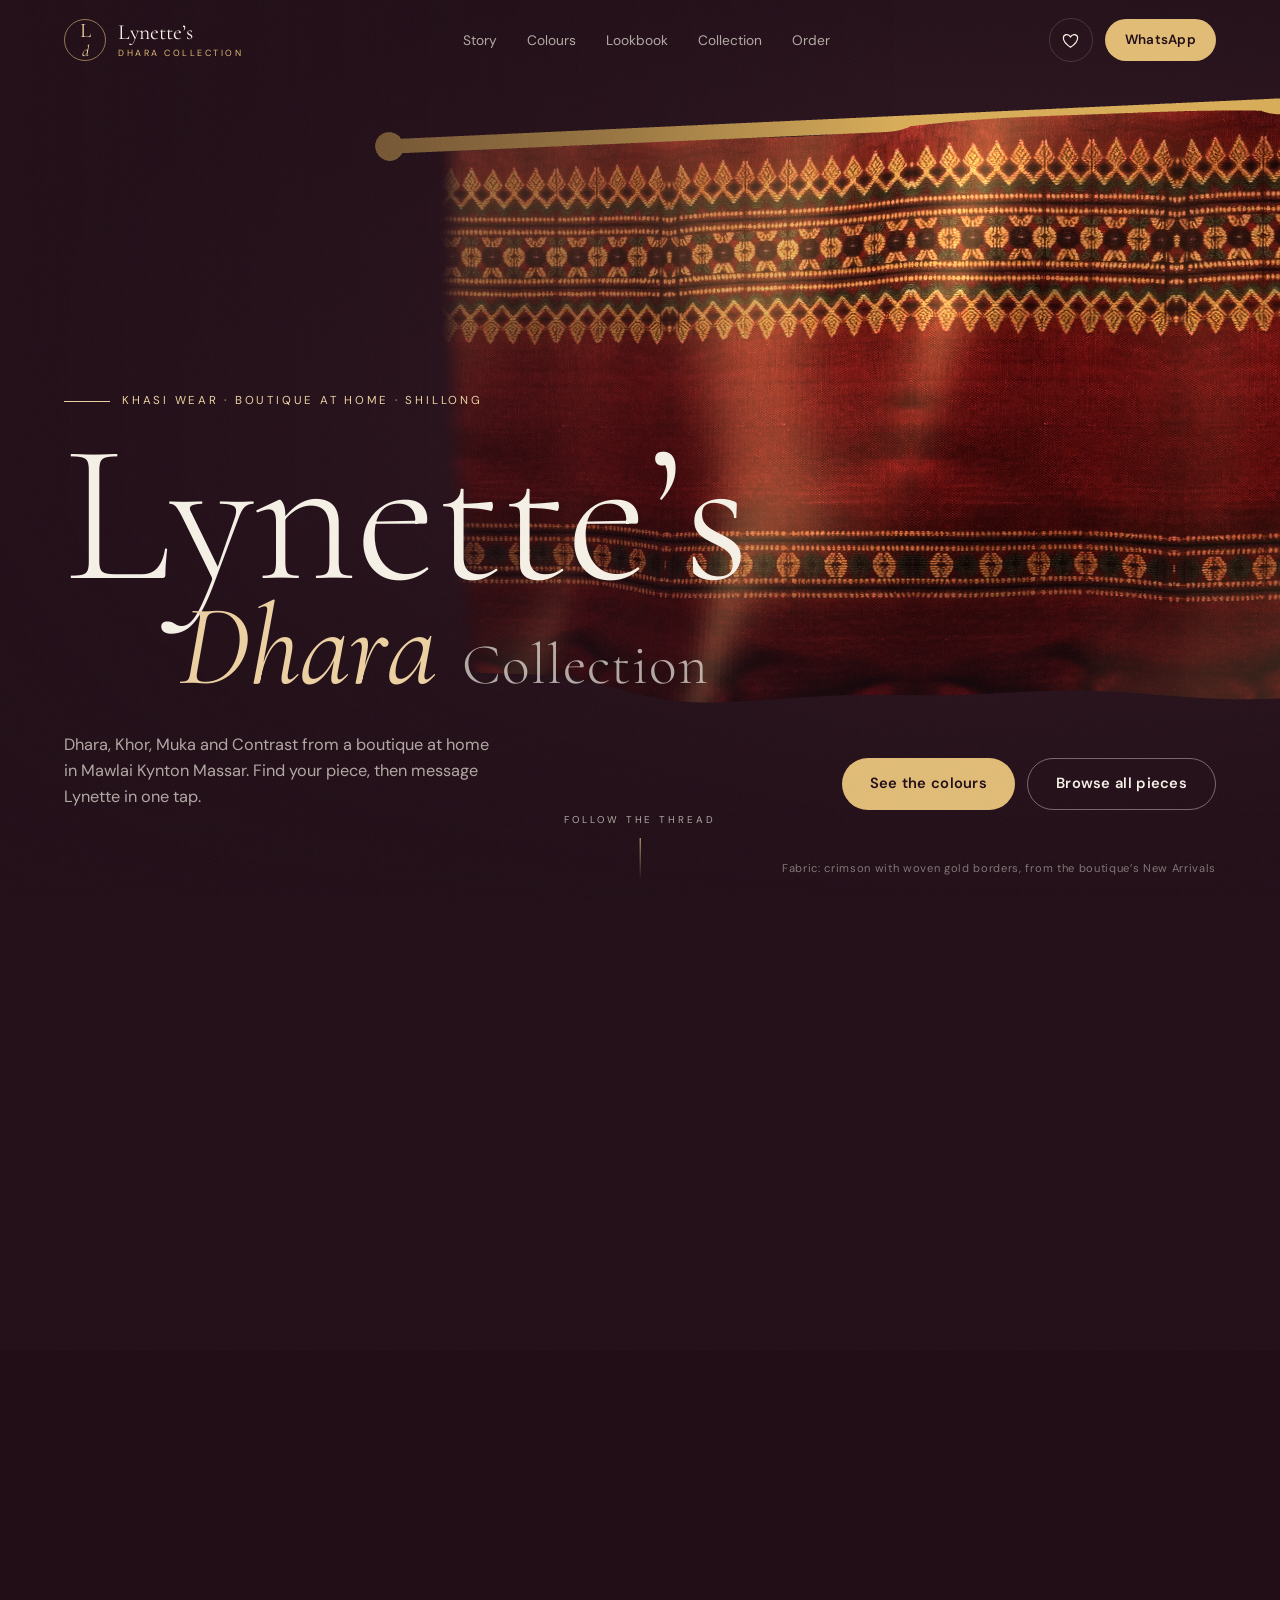
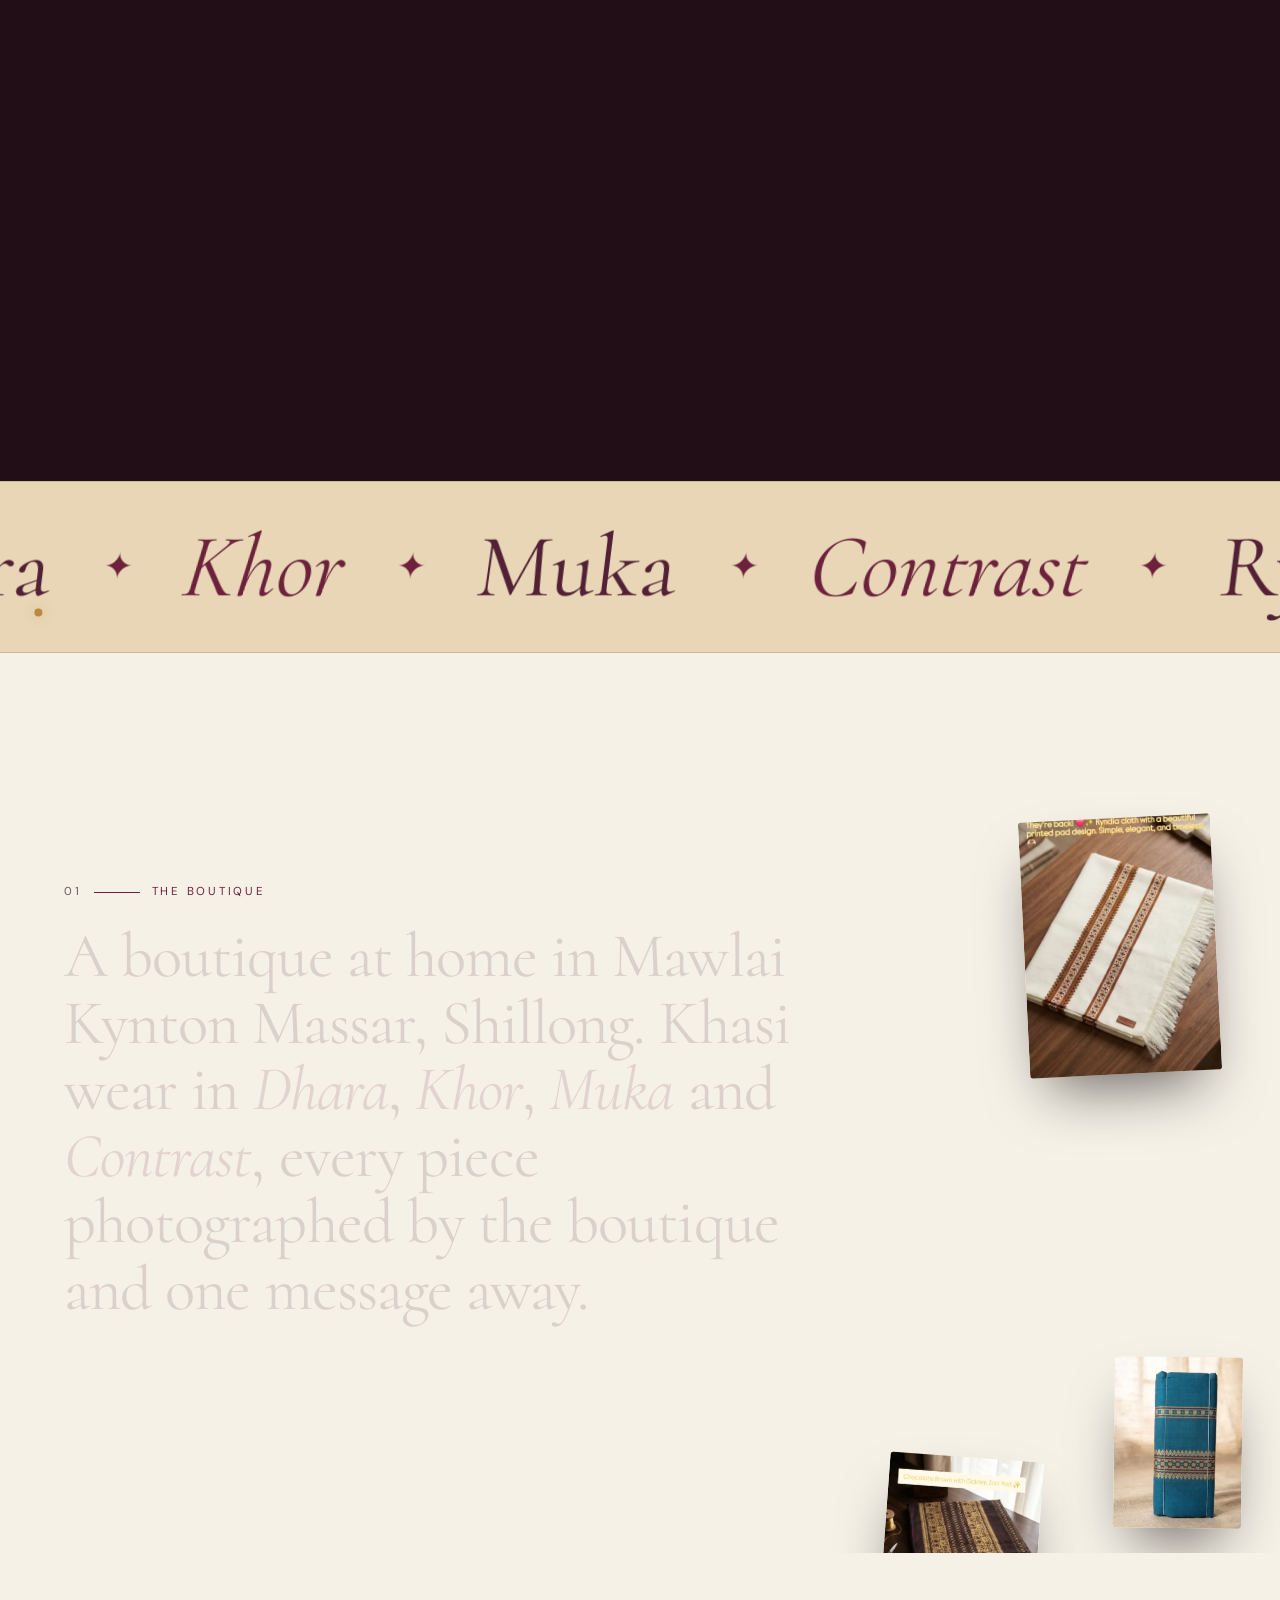
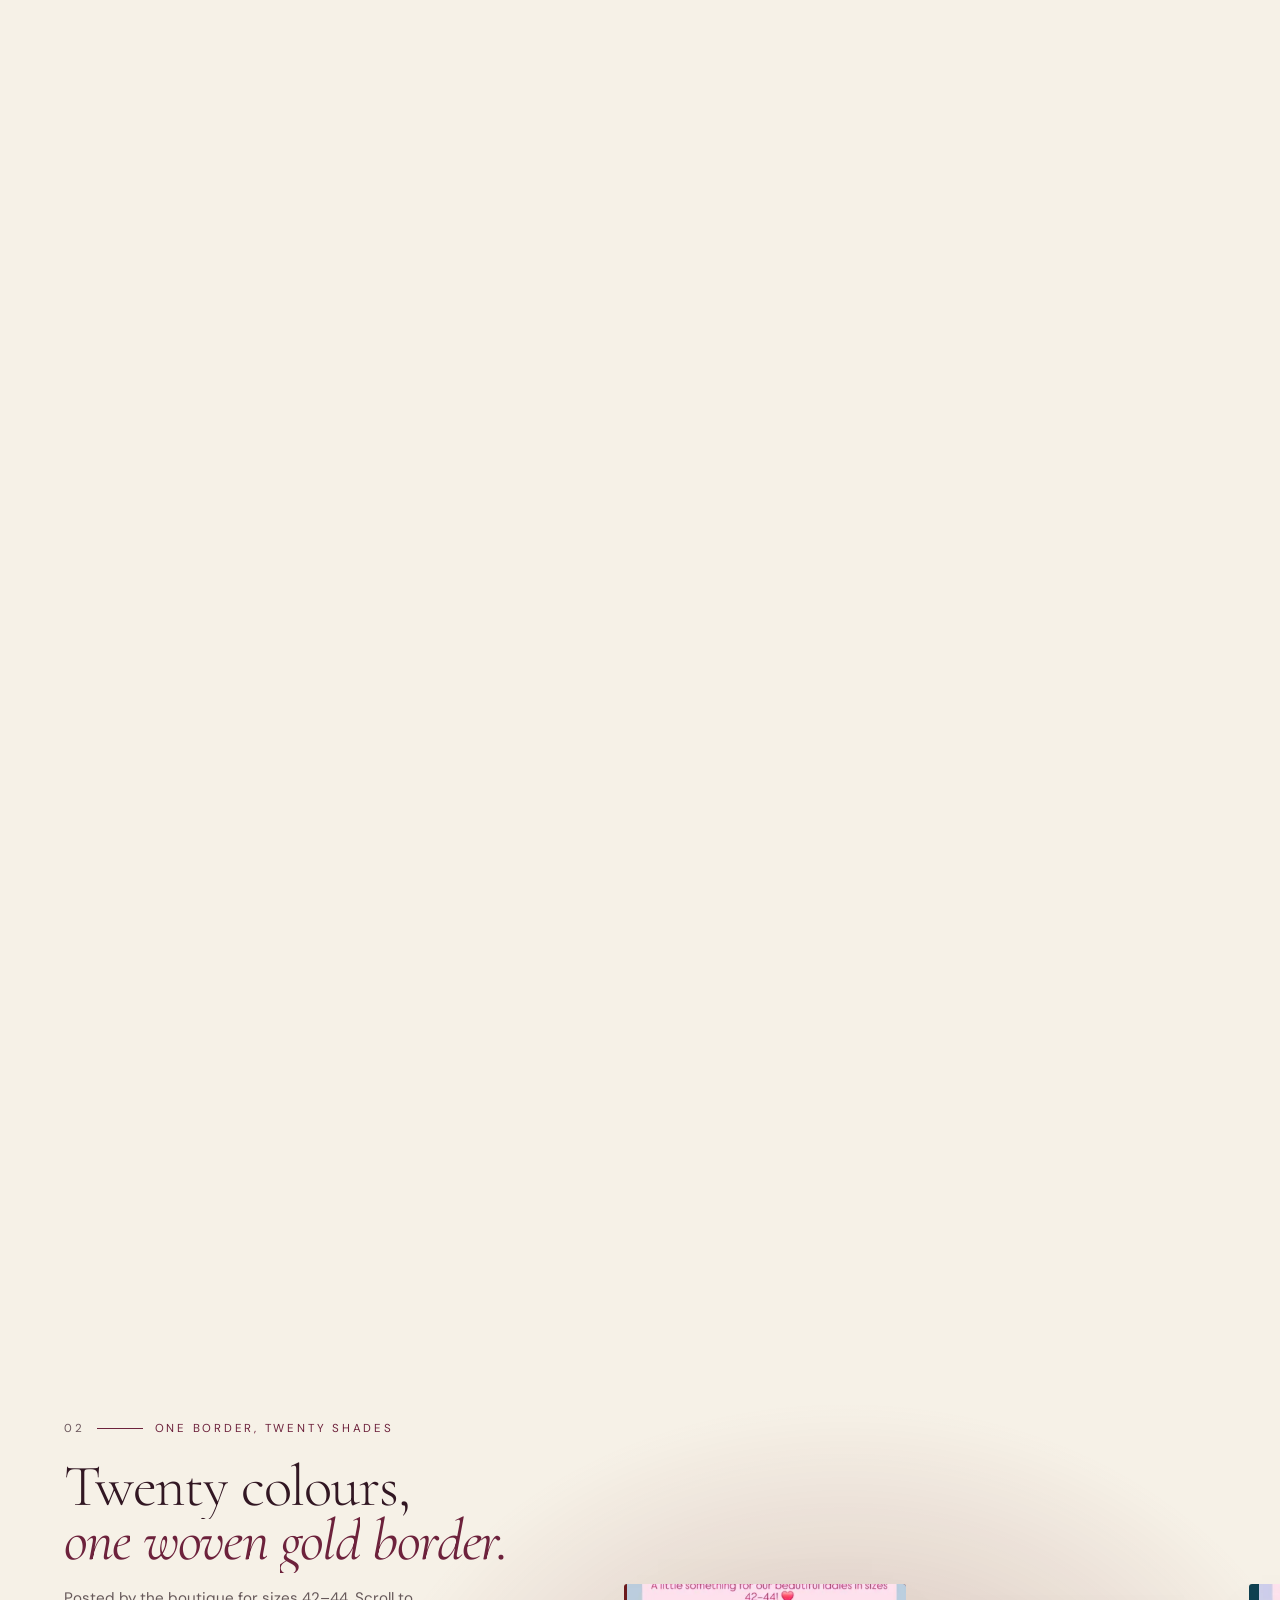
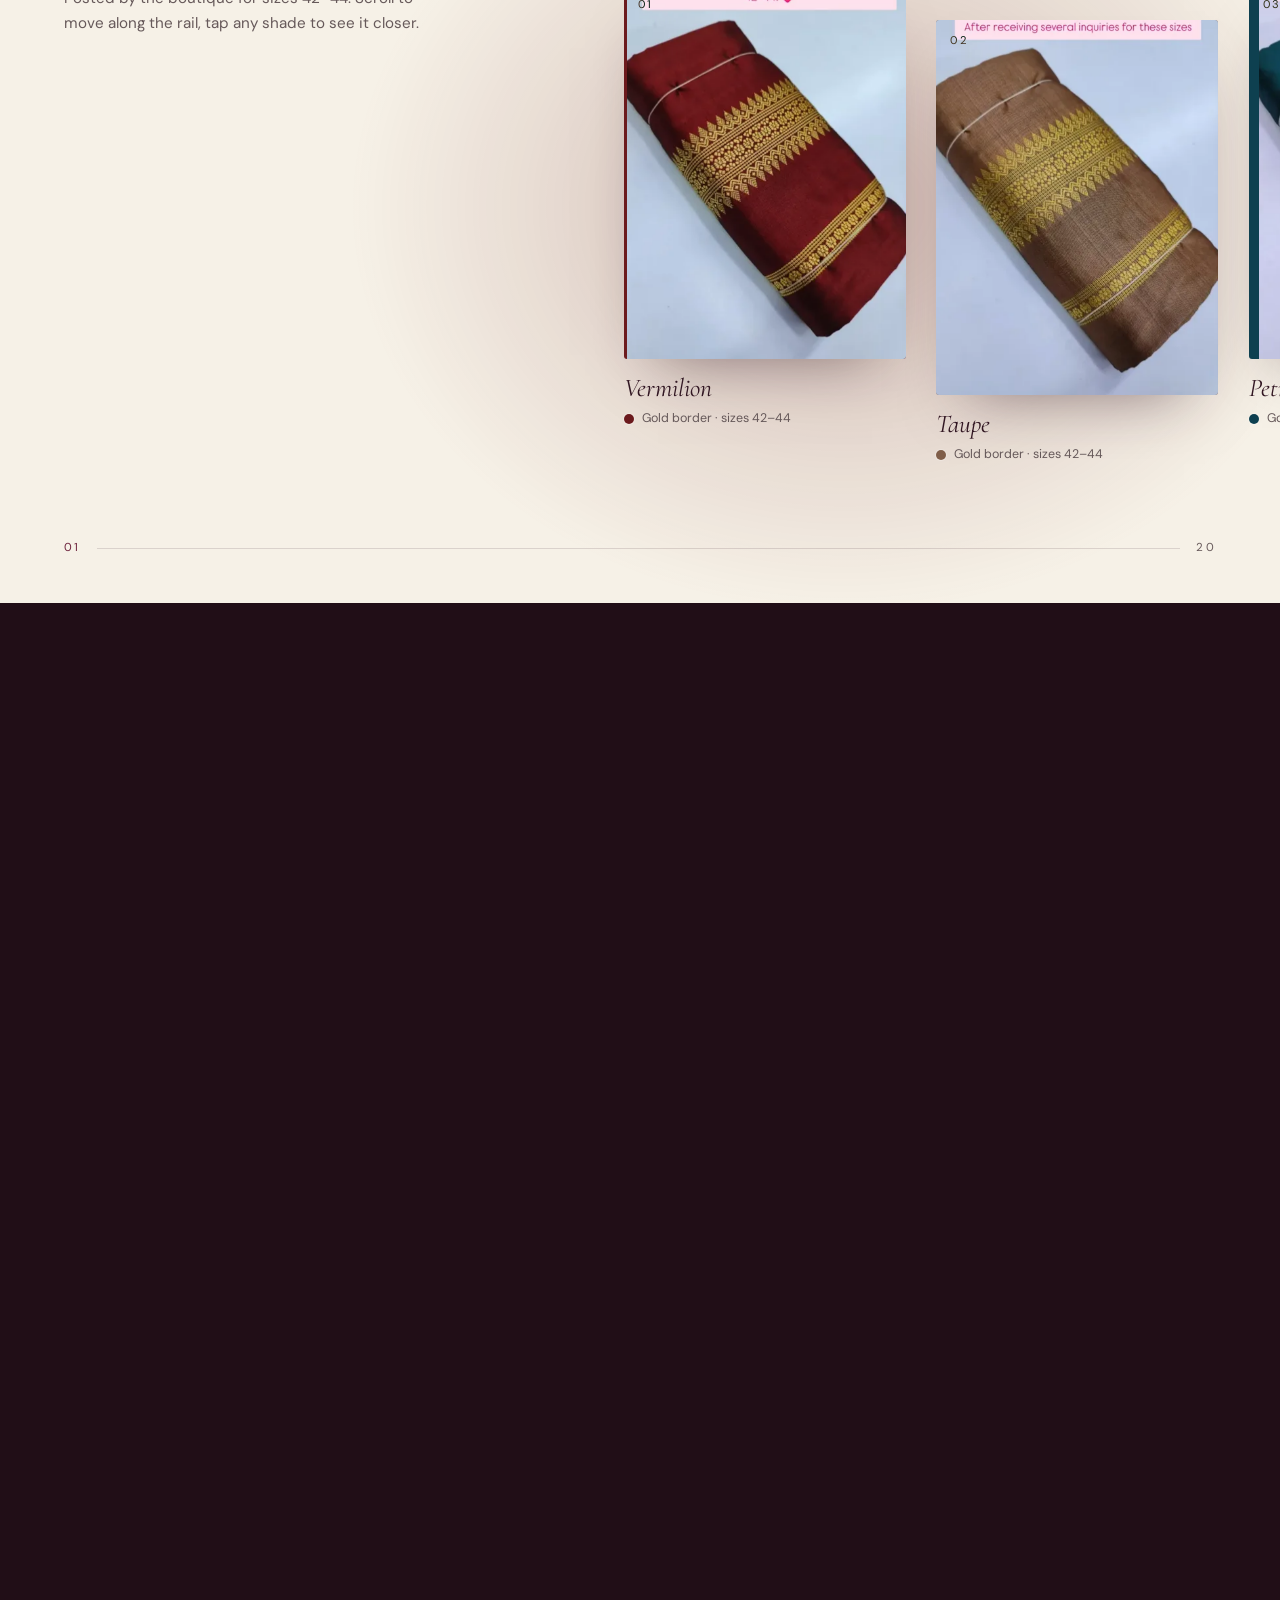
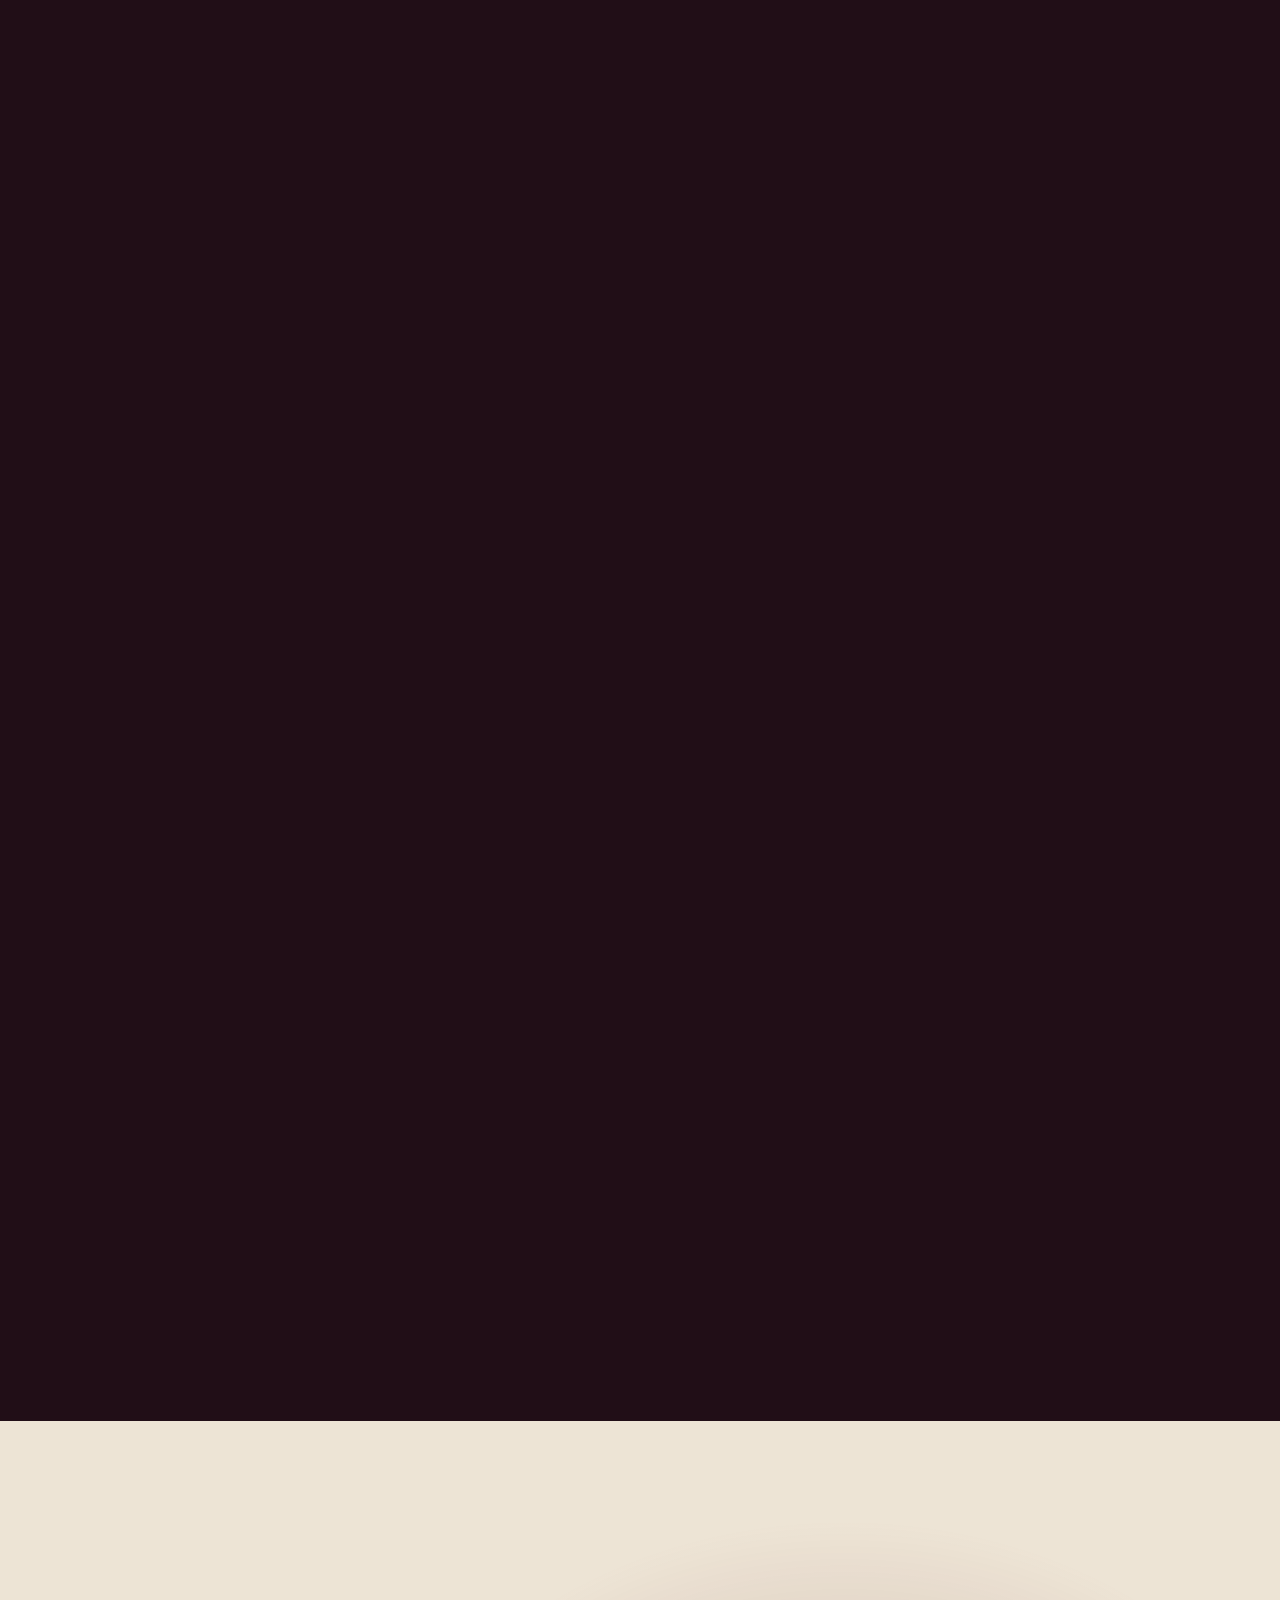
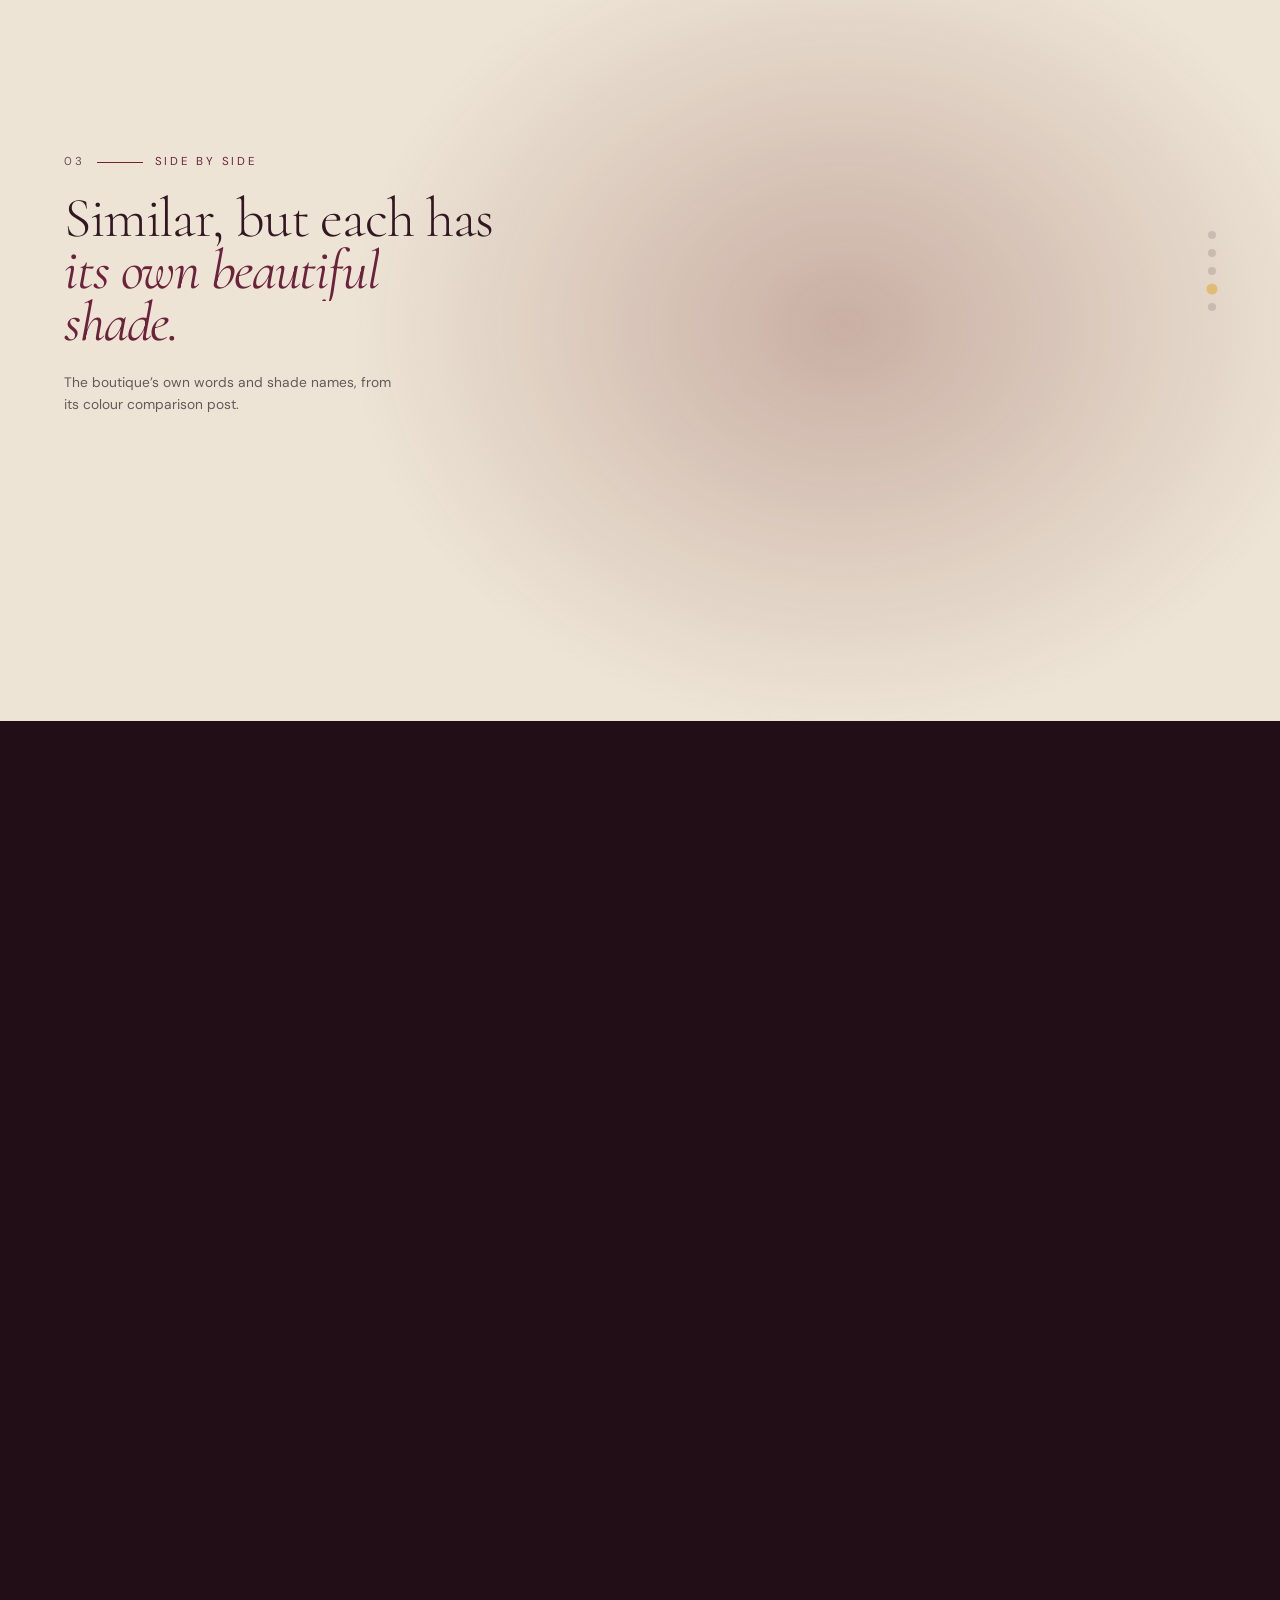
<file: index.html>
<!doctype html>
<html lang="en" class="no-js">
<head>
<meta charset="utf-8">
<meta name="viewport" content="width=device-width,initial-scale=1,viewport-fit=cover">
<title>Lynette’s Dhara Collection · Khasi wear, Shillong</title>
<meta name="description" content="Khasi wear from Lynette’s Dhara Collection, a boutique at home in Mawlai Kynton Massar, Shillong. Browse Dhara, Khor, Muka, Ryndia and more, then enquire on WhatsApp in one tap.">
<meta name="theme-color" content="#210e17">
<meta property="og:title" content="Lynette’s Dhara Collection">
<meta property="og:description" content="Khasi wear from a boutique at home in Mawlai Kynton Massar, Shillong.">
<meta property="og:image" content="assets/art/cloth.webp">
<link rel="icon" href="assets/mark.svg" type="image/svg+xml">
<script>
  (function(){var d=document.documentElement;d.classList.remove('no-js');d.classList.add('js');
  try{if(localStorage.getItem('ldc-motion')==='off')d.classList.add('reduced')}catch(e){}
  if(matchMedia('(pointer: coarse)').matches)d.classList.add('touch');})();
</script>
<link rel="preconnect" href="https://fonts.googleapis.com">
<link rel="preconnect" href="https://fonts.gstatic.com" crossorigin>
<link href="https://fonts.googleapis.com/css2?family=Cormorant:ital,wght@0,300..700;1,300..700&family=DM+Sans:opsz,wght@9..40,300..700&display=swap" rel="stylesheet">
<link rel="preload" href="assets/art/cloth-small.webp" as="image">
<link rel="stylesheet" href="css/style.css">
</head>
<body>
<a class="skip" href="#collection">Skip to the collection</a>

<!-- PRELOADER: a gold thread writes her name -->
<div class="loader" id="loader" aria-hidden="true">
  <div class="loader__panel loader__panel--l"></div>
  <div class="loader__panel loader__panel--r"></div>
  <div class="loader__inner">
    <div class="loader__loom">
      <i class="v" style="--i:0"></i><i class="v" style="--i:1"></i><i class="v" style="--i:2"></i><i class="v" style="--i:3"></i><i class="v" style="--i:4"></i><i class="v" style="--i:5"></i><i class="v" style="--i:6"></i><i class="v" style="--i:7"></i><i class="v" style="--i:8"></i>
      <i class="h" style="--i:0"></i><i class="h" style="--i:1"></i><i class="h" style="--i:2"></i><i class="h" style="--i:3"></i><i class="h" style="--i:4"></i><i class="h" style="--i:5"></i><i class="h" style="--i:6"></i><i class="h" style="--i:7"></i><i class="h" style="--i:8"></i>
      <b class="loader__diamond"></b>
    </div>
    <svg class="loader__name" viewBox="0 0 900 220">
      <text x="450" y="150" text-anchor="middle">Lynette’s</text>
    </svg>
    <div class="loader__thread"><i></i><b></b></div>
    <div class="loader__meta"><span>Weaving the collection</span><span class="loader__count">00</span></div>
  </div>
  <button class="loader__skip" type="button">Skip intro</button>
</div>
<script>
/* Loading animation: the counter follows real loading (fonts, page, 3D cloth texture), never shorter than ~2s, never longer than ~5.5s. */
(function(){
  var d=document.documentElement; if(d.classList.contains('reduced'))return;
  var L=document.getElementById('loader'); if(!L)return;
  var cnt=L.querySelector('.loader__count'), bar=L.querySelector('.loader__thread i'), nd=L.querySelector('.loader__thread b');
  var t0=performance.now(), shown=0, got={fonts:0,load:0,cloth:0}, finished=false, repeat=false;
  try{repeat=!!sessionStorage.getItem('ldc-intro')}catch(e){}
  var MIN=repeat?800:2000; if(repeat){L.classList.add('is-quick');got.load=got.cloth=1} /* cached: wait for fonts only */ /* reloads in the same visit get a short version */
  if(document.fonts&&document.fonts.ready)document.fonts.ready.then(function(){got.fonts=1});else got.fonts=1;
  addEventListener('load',function(){got.load=1});
  document.addEventListener('cloth:ready',function(){got.cloth=1});
  document.addEventListener('cloth:none',function(){got.cloth=1});
  setTimeout(function(){got.fonts=got.load=got.cloth=1},4500);
  window.__loaderFinish=function(){if(finished)return;finished=true;window.__loaderDone=true;try{sessionStorage.setItem('ldc-intro','1')}catch(e){}
    cnt.textContent='100';bar.style.transform='scaleX(1)';nd.style.left='100%';L.classList.add('is-woven');
    document.dispatchEvent(new Event('loader:done'));
    setTimeout(function(){if(L.style.display!=='none'){L.style.transition='opacity .6s';L.style.opacity=0;setTimeout(function(){L.style.display='none'},650)}},3500)};
  var last=t0;
  function tick(now){
    var dt=Math.min(100,now-last);last=now;
    var real=(got.fonts+got.load+got.cloth)/3, time=Math.min(1,(now-t0)/MIN);
    var target=Math.min(time,.18+.82*real);
    shown+=(target-shown)*(1-Math.pow(.91,dt/16.7)); /* time-based, same speed on slow GPUs */ if(target>=1&&shown>.995)shown=1;
    cnt.textContent=String(Math.round(shown*100)).padStart(2,'0');
    bar.style.transform='scaleX('+shown+')'; nd.style.left=(shown*100)+'%';
    if(shown>=1){L.classList.add('is-woven');setTimeout(window.__loaderFinish,250);return}
    if(!finished)requestAnimationFrame(tick);
  }
  requestAnimationFrame(tick);
  L.querySelector('.loader__skip').addEventListener('click',function(){window.__loaderFinish()});
})();
</script>

<div class="glow" aria-hidden="true"></div>
<div class="grain" aria-hidden="true"></div>
<div class="cursor" aria-hidden="true"><div class="cursor__ring"><span class="cursor__needle"></span><span class="cursor__label"></span></div><div class="cursor__dot"></div></div>
<div class="progress" aria-hidden="true"><i></i></div>

<header class="nav" id="nav">
  <a href="#top" class="brand" aria-label="Lynette’s Dhara Collection, back to top">
    <span class="brand__mark" aria-hidden="true">L<i>d</i></span>
    <span class="brand__word">Lynette’s<small>Dhara Collection</small></span>
  </a>
  <nav class="nav__links" aria-label="Main">
    <a href="#story">Story</a><a href="#colours">Colours</a><a href="#lookbook">Lookbook</a><a href="#collection">Collection</a><a href="#order">Order</a>
  </nav>
  <div class="nav__end">
    <button type="button" class="nav__saved" id="open-wishlist" aria-label="Open your wishlist">
      <svg viewBox="0 0 24 24" aria-hidden="true"><path d="M12 20.5S3 14.8 3 8.9C3 4.2 9.2 2.8 12 7.4 14.8 2.8 21 4.2 21 8.9c0 5.9-9 11.6-9 11.6Z"/></svg>
      <span class="nav__count" id="saved-count">0</span>
    </button>
    <a class="btn btn--gold btn--sm magnetic" data-cursor="Chat" href="https://wa.me/917005366288?text=Hello%20Lynette%2C%20I%E2%80%99d%20like%20to%20enquire%20about%20your%20Khasi%20wear." target="_blank" rel="noopener"><span>WhatsApp</span></a>
    <button type="button" class="nav__menu" id="menu-btn" aria-expanded="false" aria-controls="menu">Menu</button>
  </div>
</header>
<div class="menu" id="menu" hidden>
  <a href="#story">Story</a><a href="#colours">Colours</a><a href="#lookbook">Lookbook</a><a href="#collection">Collection</a><a href="#order">How to order</a><a href="#visit">Visit</a>
  <a class="btn btn--gold menu__wa" href="https://wa.me/917005366288?text=Hello%20Lynette%2C%20I%E2%80%99d%20like%20to%20enquire%20about%20your%20Khasi%20wear." target="_blank" rel="noopener"><span>Message Lynette on WhatsApp</span></a>
</div>
<a class="fab" id="fab" href="https://wa.me/917005366288?text=Hello%20Lynette%2C%20I%E2%80%99d%20like%20to%20enquire%20about%20your%20Khasi%20wear." target="_blank" rel="noopener" aria-label="Message Lynette on WhatsApp">
  <svg viewBox="0 0 24 24" aria-hidden="true"><path d="M12 2a10 10 0 0 0-8.6 15.1L2 22l5-1.3A10 10 0 1 0 12 2Zm0 18.2a8.2 8.2 0 0 1-4.2-1.2l-.3-.2-3 .8.8-2.9-.2-.3A8.2 8.2 0 1 1 12 20.2Zm4.5-6.1c-.2-.1-1.5-.7-1.7-.8-.2-.1-.4-.1-.6.1l-.8 1c-.1.2-.3.2-.5.1a6.7 6.7 0 0 1-3.3-2.9c-.3-.4.3-.4.7-1.4.1-.2 0-.3 0-.4l-.8-1.8c-.2-.5-.4-.4-.6-.4h-.5a1 1 0 0 0-.7.3 3 3 0 0 0-.9 2.2 5.2 5.2 0 0 0 1.1 2.7 11.8 11.8 0 0 0 4.5 4c1.7.7 2.3.8 3.2.6a2.7 2.7 0 0 0 1.8-1.3 2.2 2.2 0 0 0 .2-1.3c-.1-.1-.3-.2-.5-.3Z"/></svg>
  <span>Enquire</span>
</a>

<main id="main">
<svg class="thread" id="thread" aria-hidden="true"><path class="thread__shadow"/><path class="thread__line"/><circle class="thread__needle" r="4"/></svg>

<!-- 01 HERO -->
<section class="hero" id="top" data-tone="#210e17" aria-labelledby="hero-title">
  <div class="hero__stage" aria-hidden="true">
    <img class="hero__poster" src="assets/art/cloth-small.webp" srcset="assets/art/cloth-small.webp 1024w, assets/art/cloth.webp 2048w" sizes="80vw" alt="" fetchpriority="high">
    <canvas id="cloth"></canvas>
  </div>
  <div class="hero__inner">
    <p class="kicker hero__kicker"><span class="kicker__line"></span>Khasi wear · Boutique at home · Shillong</p>
    <h1 class="hero__title" id="hero-title" aria-label="Lynette’s Dhara Collection">
      <span class="hero__row hero__row--a" data-letters>Lynette’s</span>
      <span class="hero__row hero__row--b"><em data-letters>Dhara</em> <span class="hero__small" data-letters>Collection</span></span>
    </h1>
    <div class="hero__foot">
      <p class="hero__promise" data-reveal>Dhara, Khor, Muka and Contrast from a boutique at home in Mawlai Kynton Massar. Find your piece, then message Lynette in one tap.</p>
      <div class="hero__cta" data-reveal>
        <a href="#colours" class="btn btn--gold magnetic"><span>See the colours</span></a>
        <a href="#collection" class="btn btn--line magnetic"><span>Browse all pieces</span></a>
      </div>
    </div>
  </div>
  <div class="hero__scroll" aria-hidden="true"><span>Follow the thread</span><i></i></div>
  <p class="hero__caption" aria-hidden="true">Fabric: crimson with woven gold borders, from the boutique’s New Arrivals</p>
</section>

<div class="marquee" data-tone="#e8d6b7" aria-hidden="true">
  <div class="marquee__track">
    <span>Dhara</span><b>✦</b><span><em>Khor</em></span><b>✦</b><span>Muka</span><b>✦</b><span><em>Contrast</em></span><b>✦</b><span>Ryndia</span><b>✦</b><span><em>Half Khor</em></span><b>✦</b>
  </div>
</div>

<!-- 02 STORY / MANIFESTO -->
<section class="story" id="story" data-tone="#f6f1e7" aria-labelledby="story-title">
  <div class="story__pin">
    <p class="kicker"><span class="kicker__num">01</span><span class="kicker__line"></span>The boutique</p>
    <h2 class="visually-hidden" id="story-title">Boutique at home</h2>
    <p class="story__text" data-words>A boutique at home in Mawlai Kynton Massar, Shillong. Khasi wear in <em>Dhara</em>, <em>Khor</em>, <em>Muka</em> and <em>Contrast</em>, every piece photographed by the boutique and one message away.</p>
    <div class="story__float story__float--a" data-depth="0.6"><img src="assets/products/DfE3EgpmPrS-01-480.webp" alt="Ivory Ryndia cloth with rust-coloured woven borders laid on a table." loading="lazy"></div>
    <div class="story__float story__float--b" data-depth="1.1"><img src="assets/products/DfpJqH9GMYd-01-480.webp" alt="Chocolate brown Half Khor with a golden zari pad." loading="lazy"></div>
    <div class="story__float story__float--c" data-depth="0.85"><img src="assets/products/DfzonKjmInI-08-480.webp" alt="A roll of teal blue fabric with a magenta and green border." loading="lazy"></div>
  </div>
</section>

<!-- 03 COLOURS: horizontal pinned track -->
<section class="colours" id="colours" data-tone="#f6f1e7" aria-labelledby="colours-title">
  <div class="colours__pin">
    <div class="colours__head">
      <p class="kicker"><span class="kicker__num">02</span><span class="kicker__line"></span>One border, twenty shades</p>
      <h2 class="colours__title" id="colours-title" data-split>Twenty colours,<br><em>one woven gold border.</em></h2>
      <p class="colours__lede">Posted by the boutique for sizes 42–44. Scroll to move along the rail, tap any shade to see it closer.</p>
    </div>
    <div class="colours__rail" id="colour-rail"></div>
    <div class="colours__meter" aria-hidden="true"><span class="colours__index" id="colour-index">01</span><i><b id="colour-bar"></b></i><span>20</span></div>
  </div>
</section>

<!-- 04 PAIRS -->
<section class="pairs" id="pairs" data-tone="#ede4d5" aria-labelledby="pairs-title">
  <div class="pairs__pin">
    <div class="pairs__head">
      <p class="kicker"><span class="kicker__num">03</span><span class="kicker__line"></span>Side by side</p>
      <h2 id="pairs-title" class="pairs__title" data-split>Similar, but each has<br><em>its own beautiful shade.</em></h2>
      <p class="pairs__credit">The boutique’s own words and shade names, from its colour comparison post.</p>
    </div>
    <div class="pairs__stage" id="pairs-stage"></div>
    <ol class="pairs__dots" id="pairs-dots" aria-hidden="true"></ol>
  </div>
</section>

<!-- 05 STACK: Ryndia, Half Khor, Premium -->
<section class="stack" id="fabrics" data-tone="#f6f1e7" aria-labelledby="stack-title">
  <div class="stack__head">
    <p class="kicker"><span class="kicker__num">04</span><span class="kicker__line"></span>Named by the boutique</p>
    <h2 id="stack-title" class="section-title" data-split>Ryndia, Half Khor<br><em>&amp; Premium Dhara.</em></h2>
  </div>
  <div class="stack__cards" id="stack-cards"></div>
</section>

<!-- 06 NEW ARRIVALS: opposing reels -->
<section class="reels" id="arrivals" data-tone="#eae0d2" aria-labelledby="reels-title">
  <div class="reels__head">
    <p class="kicker"><span class="kicker__num">05</span><span class="kicker__line"></span>New arrivals</p>
    <h2 id="reels-title" class="section-title" data-split>Fresh off<br><em>the shelf.</em></h2>
    <p class="reels__hint" aria-hidden="true">Swipe the rows →</p>
  </div>
  <div class="reels__row reels__row--a" data-dir="-1"></div>
  <div class="reels__row reels__row--b" data-dir="1"></div>
</section>

<!-- 07 LOOKBOOK: 3D ring -->
<section class="look" id="lookbook" data-tone="#210e17" aria-labelledby="look-title">
  <div class="look__pin">
    <div class="look__head">
      <p class="kicker"><span class="kicker__num">06</span><span class="kicker__line"></span>The lookbook</p>
      <h2 id="look-title" class="section-title" data-split>In the <em>round.</em></h2>
      <p class="look__hint">Scroll or drag to turn the ring. Select a piece to open it.</p>
    </div>
    <div class="look__scene" id="look-scene"><div class="look__ring" id="look-ring"></div></div>
    <div class="look__now"><span class="look__label" id="look-label" aria-live="polite"></span></div>
  </div>
</section>

<!-- 08 RANGES -->
<section class="ranges" id="ranges" data-tone="#f6f1e7" aria-labelledby="ranges-title">
  <div class="weave" aria-hidden="true"></div>
  <div class="ranges__head">
    <p class="kicker"><span class="kicker__num">07</span><span class="kicker__line"></span>The ranges</p>
    <h2 id="ranges-title" class="section-title" data-split>Ask by <em>range.</em></h2>
    <p class="ranges__lede">The boutique groups its stories into these ranges. Tap one to ask Lynette what is in it today.</p>
  </div>
  <ul class="ranges__list" id="range-list"></ul>
  <div class="prices">
    <p class="prices__label">Price highlights on Instagram</p>
    <div class="prices__row" id="price-row"></div>
    <p class="prices__note">Ask which pieces sit at each price. Prices are confirmed by the boutique on WhatsApp.</p>
  </div>
  <div class="ranges__preview" aria-hidden="true"><img alt=""></div>
</section>

<!-- 09 COLLECTION -->
<section class="collection" id="collection" data-tone="#f6f1e7" aria-labelledby="collection-title">
  <div class="collection__head">
    <p class="kicker"><span class="kicker__num">08</span><span class="kicker__line"></span>The collection</p>
    <h2 id="collection-title" class="section-title" data-split>Every piece,<br><em>one tap away.</em></h2>
  </div>
  <div class="filters" role="group" aria-label="Filter the collection">
    <div class="filters__group" id="filter-family" role="radiogroup" aria-label="Colour"></div>
    <div class="filters__group filters__group--alt" id="filter-kind" role="radiogroup" aria-label="Range or fabric"></div>
    <p class="filters__total" id="total" aria-live="polite"></p>
  </div>
  <div class="grid" id="grid"></div>
  <div class="collection__more"><button type="button" class="btn btn--line magnetic" id="more"><span>Show more pieces</span></button></div>
  <noscript><p class="noscript">Browse the pieces on <a href="https://www.instagram.com/lynette_dhara_collection/">Instagram</a> or <a href="https://wa.me/917005366288">message Lynette on WhatsApp</a>.</p></noscript>
</section>

<!-- 10 ORDER -->
<section class="order" id="order" data-tone="#ede4d5" aria-labelledby="order-title">
  <div class="order__head">
    <p class="kicker"><span class="kicker__num">09</span><span class="kicker__line"></span>How to order</p>
    <h2 id="order-title" class="section-title" data-split>From her table<br><em>to yours.</em></h2>
  </div>
  <div class="order__body">
    <svg class="order__thread" viewBox="0 0 1200 160" preserveAspectRatio="none" aria-hidden="true"><path d="M0 80 C 150 10, 250 150, 400 80 S 650 10, 800 80 S 1050 150, 1200 80"/><path class="order__stitch" d="M0 80 C 150 10, 250 150, 400 80 S 650 10, 800 80 S 1050 150, 1200 80"/></svg>
    <ol class="steps">
      <li class="step"><span class="step__n">01</span><h3>Choose</h3><p>Browse the colours and the collection. Save the pieces you like to your wishlist.</p></li>
      <li class="step"><span class="step__n">02</span><h3>Message</h3><p>Tap Enquire. WhatsApp opens with the exact piece and its photo link already written.</p></li>
      <li class="step"><span class="step__n">03</span><h3>Confirm</h3><p>Lynette confirms price, size and availability with you before anything is set aside.</p></li>
      <li class="step"><span class="step__n">04</span><h3>Collect</h3><p>Agree pickup from the boutique in Mawlai Kynton Massar, or delivery, directly with her.</p></li>
    </ol>
  </div>
  <div class="policy" role="note"><span class="policy__mark" aria-hidden="true">!</span><p><strong>No returns or exchanges.</strong> Please check colour, size and details with Lynette before you confirm.</p></div>
</section>

<!-- 11 VISIT -->
<section class="visit" id="visit" data-tone="#210e17" aria-labelledby="visit-title">
  <div class="weave weave--visit" aria-hidden="true"></div>
  <div class="visit__grid">
    <div>
      <p class="kicker"><span class="kicker__num">10</span><span class="kicker__line"></span>Visit &amp; contact</p>
      <h2 id="visit-title" class="section-title" data-split>Meet her<br><em>in Shillong.</em></h2>
    </div>
    <div class="visit__card">
      <h3>Boutique at Home</h3>
      <address>Mawlai Kynton Massar<br>Shillong, Meghalaya</address>
      <ul class="visit__links">
        <li><a href="https://wa.me/917005366288?text=Hello%20Lynette%2C%20I%E2%80%99d%20like%20to%20visit%20the%20boutique." target="_blank" rel="noopener" data-cursor="Chat">WhatsApp <span>+91 70053 66288</span></a></li>
        <li><a href="tel:+917005366288">Call <span>+91 70053 66288</span></a></li>
        <li><a href="https://www.instagram.com/lynette_dhara_collection/" target="_blank" rel="noopener">Instagram <span>@lynette_dhara_collection</span></a></li>
        <li><a href="https://www.google.com/maps/search/?api=1&amp;query=Mawlai%20Kynton%20Massar%2C%20Shillong%2C%20Meghalaya" target="_blank" rel="noopener">Map <span>Mawlai Kynton Massar</span></a></li>
      </ul>
      <p class="visit__note">Message before visiting to arrange a time.</p>
    </div>
  </div>
</section>
</main>

<footer class="footer" data-tone="#210e17">
  <p class="footer__word" aria-hidden="true" data-footer-letters>Lynette’s</p>
  <div class="footer__bar">
    <span>Lynette’s Dhara Collection · Website concept</span>
    <a href="https://www.instagram.com/lynette_dhara_collection/" target="_blank" rel="noopener">All photographs © the boutique, via Instagram</a>
    <button type="button" class="footer__motion" id="motion-toggle" aria-pressed="true">Motion: On</button>
    <a href="#top">Back to top ↑</a>
  </div>
</footer>

<!-- QUICK VIEW -->
<dialog class="quick" id="quick" aria-labelledby="quick-title" data-lenis-prevent>
  <button type="button" class="quick__close" data-close aria-label="Close">×</button>
  <div class="quick__layout">
    <div class="quick__media">
      <div class="quick__zoom" id="quick-zoom" tabindex="0" aria-label="Photo. Press Z or click to zoom, move to pan."><img id="quick-img" alt=""><span class="quick__sheen" aria-hidden="true"></span></div>
      <div class="quick__bar">
        <button type="button" id="quick-prev" aria-label="Previous photo">←</button>
        <span id="quick-count"></span>
        <button type="button" id="quick-next" aria-label="Next photo">→</button>
        <button type="button" id="quick-zoom-btn" aria-pressed="false">Zoom +</button>
      </div>
    </div>
    <div class="quick__info">
      <p class="kicker" id="quick-kind"></p>
      <h2 id="quick-title"></h2>
      <p class="quick__swatch"><i id="quick-dot"></i><span id="quick-colour"></span></p>
      <p class="quick__price" id="quick-price">Price on enquiry</p>
      <p class="quick__notes" id="quick-notes"></p>
      <div class="quick__actions">
        <a class="btn btn--gold" id="quick-wa" target="_blank" rel="noopener"><span>Enquire on WhatsApp</span></a>
        <button type="button" class="btn btn--line" id="quick-save"><span>Save to wishlist</span></button>
      </div>
      <a class="quick__src" id="quick-src" target="_blank" rel="noopener">See the original post ↗</a>
      <p class="quick__fine">No returns or exchanges. Confirm details with Lynette before ordering.</p>
    </div>
  </div>
</dialog>

<!-- WISHLIST -->
<dialog class="wish" id="wishlist" aria-labelledby="wish-title" data-lenis-prevent>
  <button type="button" class="quick__close" data-close aria-label="Close">×</button>
  <p class="kicker">Your selection</p>
  <h2 id="wish-title">The <em>wishlist.</em></h2>
  <ul class="wish__items" id="wish-items"></ul>
  <p class="wish__empty" id="wish-empty">Tap the heart on any piece to save it here, then send one message about all of them.</p>
  <a class="btn btn--gold" id="wish-wa" target="_blank" rel="noopener"><span>Send all to Lynette</span></a>
</dialog>

<div class="toast" id="toast" role="status" aria-live="polite"></div>

<script src="catalog.js"></script>
<script src="js/swatches.js"></script>
<script defer src="assets/vendor/gsap.min.js"></script>
<script defer src="assets/vendor/ScrollTrigger.min.js"></script>
<script defer src="assets/vendor/Flip.min.js"></script>
<script defer src="assets/vendor/lenis.min.js"></script>
<script defer src="js/shop.js"></script>
<script defer src="js/main.js"></script>
<script type="module" src="js/cloth.js"></script>
</body>
</html>
</file>
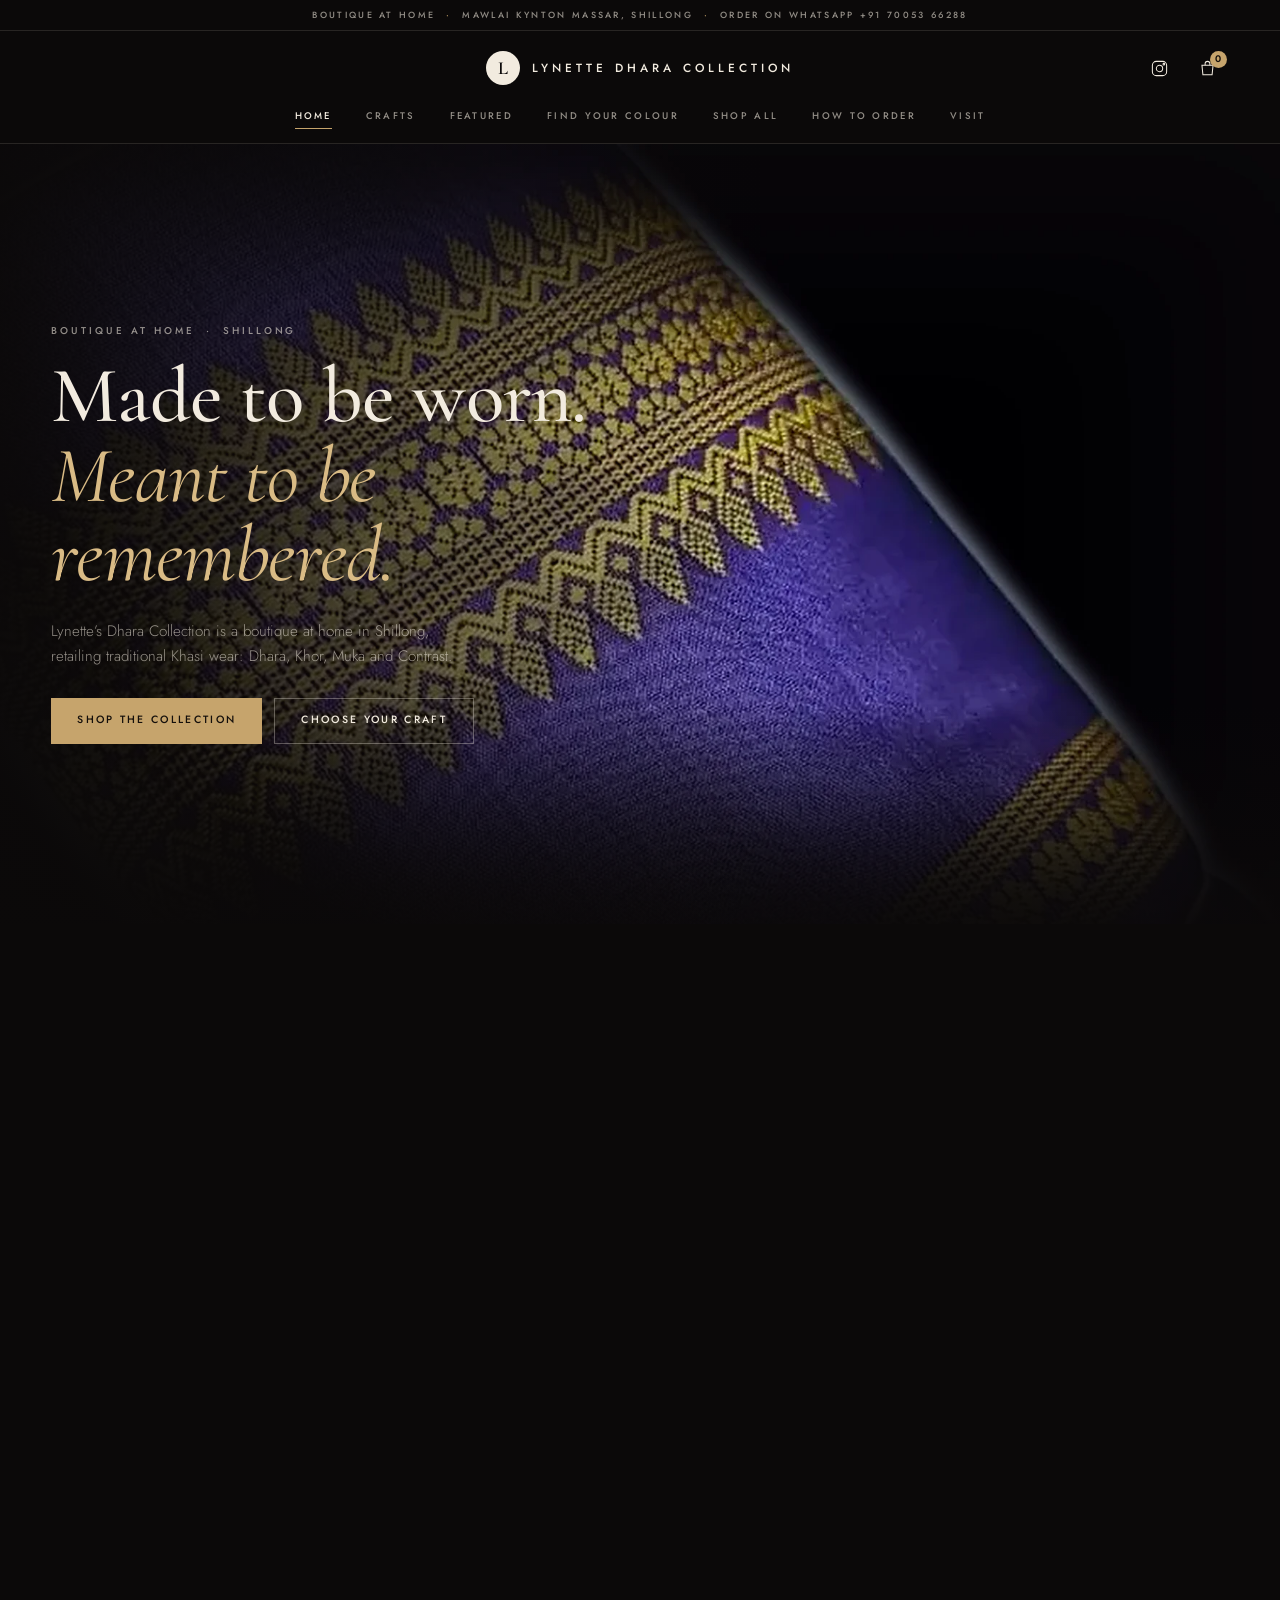
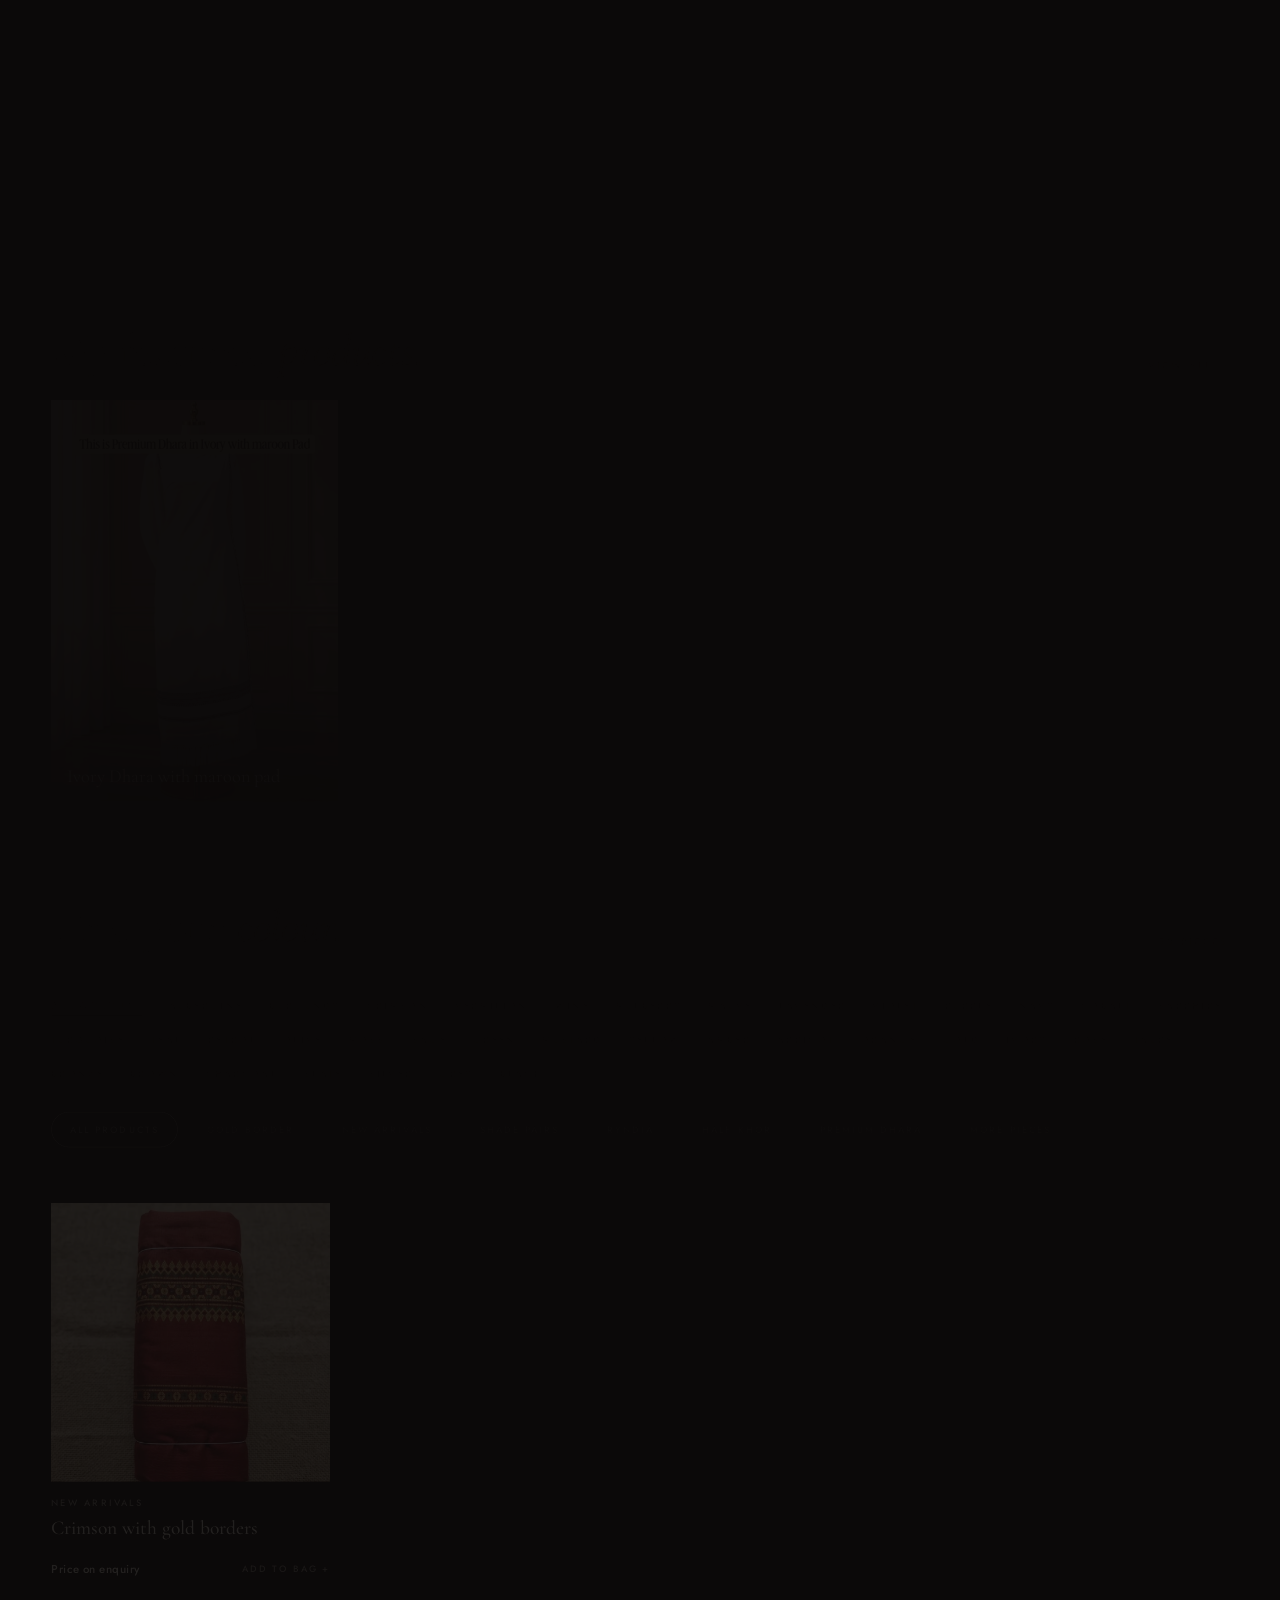
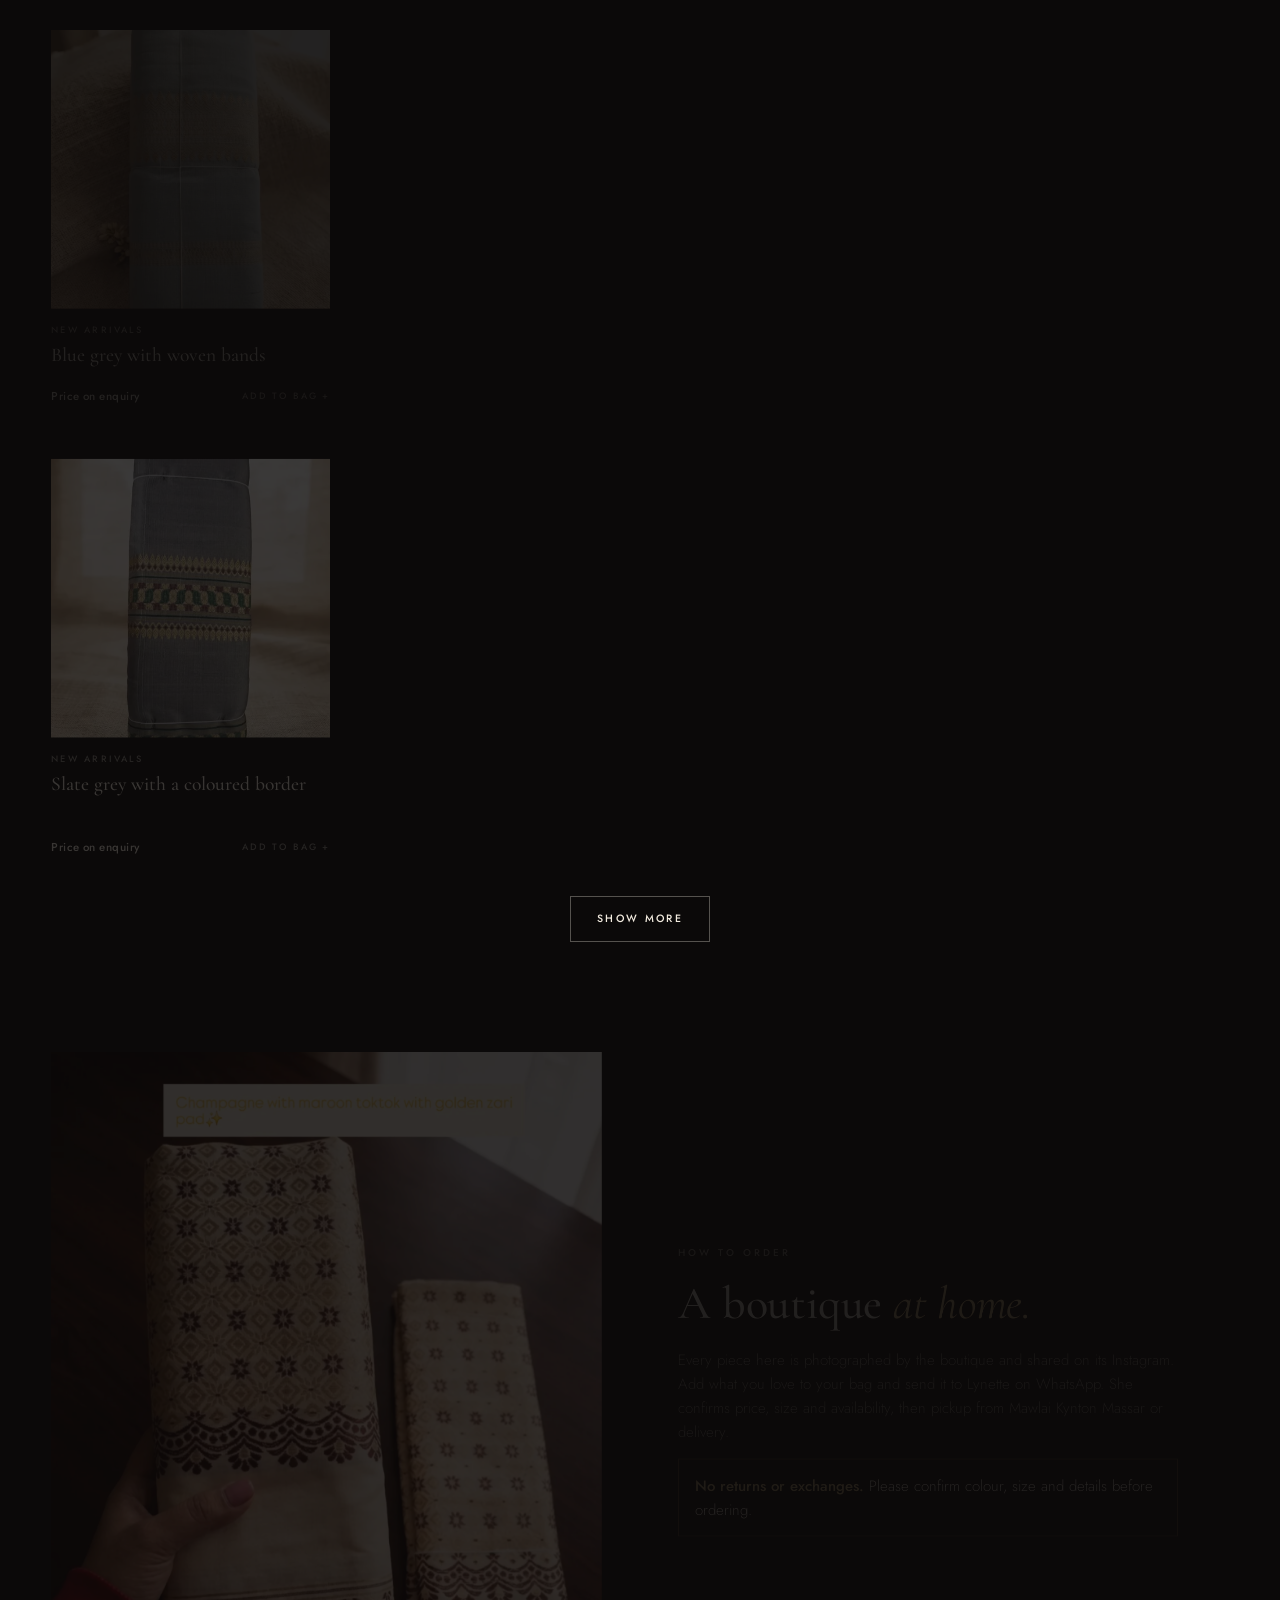
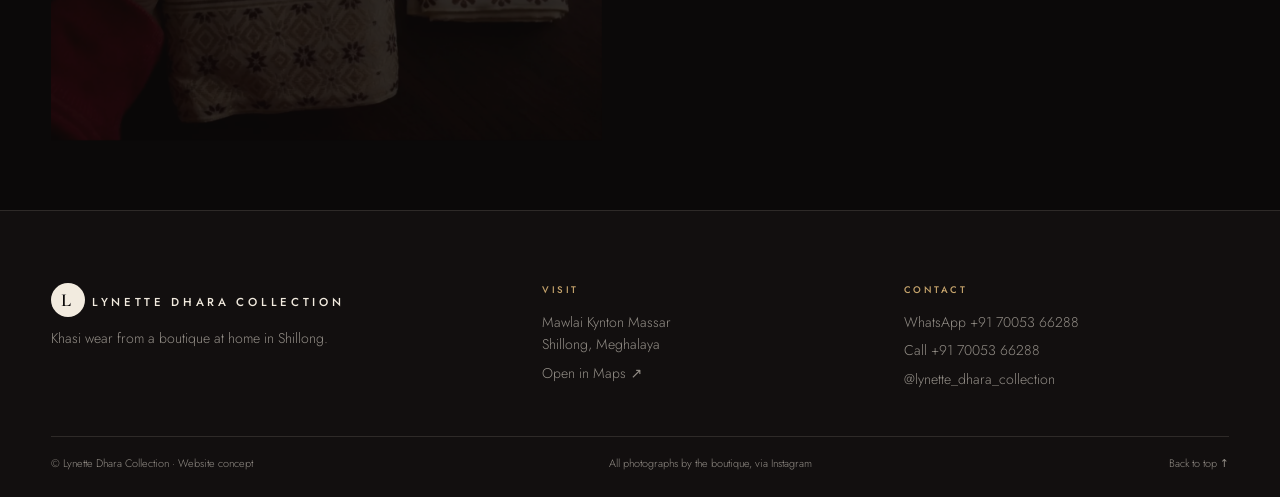
<file: store/index.html>
<!doctype html>
<html lang="en" class="no-js">
<head>
<meta charset="utf-8">
<meta name="viewport" content="width=device-width,initial-scale=1,viewport-fit=cover">
<title>Lynette’s Dhara Collection · Shop Khasi wear</title>
<meta name="description" content="Shop Khasi wear from Lynette’s Dhara Collection, a boutique at home in Shillong. Choose your craft, find your colour, add pieces to your bag and order on WhatsApp.">
<meta name="theme-color" content="#0b0909">
<meta name="robots" content="noindex">
<link rel="icon" href="../assets/mark.svg" type="image/svg+xml">
<script>document.documentElement.classList.replace('no-js','js');if(matchMedia('(pointer: coarse)').matches)document.documentElement.classList.add('touch');</script>
<link rel="preconnect" href="https://fonts.googleapis.com">
<link rel="preconnect" href="https://fonts.gstatic.com" crossorigin>
<link href="https://fonts.googleapis.com/css2?family=Cormorant+Garamond:ital,wght@0,400;0,500;0,600;1,400;1,500&family=Jost:wght@300;400;500;600&display=swap" rel="stylesheet">
<link rel="preload" href="hero-purple.webp" as="image" media="(min-width: 761px)">
<link rel="preload" href="hero-purple-small.webp" as="image" media="(max-width: 760px)">
<link rel="stylesheet" href="store.css">
</head>
<body>
<a class="skip" href="#shop">Skip to the shop</a>

<header class="site-head" id="head">
  <p class="announce">Boutique at home <span>·</span> Mawlai Kynton Massar, Shillong <span>·</span> Order on WhatsApp +91 70053 66288</p>
  <div class="masthead">
    <button type="button" class="head-menu" id="menu-btn" aria-expanded="false" aria-controls="menu">Menu</button>
    <a class="logo" href="#top" aria-label="Lynette’s Dhara Collection, home">
      <span class="logo__mark" aria-hidden="true">L</span>
      <span class="logo__word">Lynette Dhara Collection</span>
    </a>
    <div class="head-icons">
      <a class="head-ig" href="https://www.instagram.com/lynette_dhara_collection/" target="_blank" rel="noopener" aria-label="Instagram">
        <svg viewBox="0 0 24 24" aria-hidden="true"><rect x="3" y="3" width="18" height="18" rx="5"/><circle cx="12" cy="12" r="4"/><circle cx="17.5" cy="6.5" r="1"/></svg>
      </a>
      <button type="button" class="head-bag" id="open-bag" aria-label="Open your bag">
        <svg viewBox="0 0 24 24" aria-hidden="true"><path d="M5 8h14l-1.2 12H6.2L5 8Z"/><path d="M9 8V6a3 3 0 0 1 6 0v2"/></svg>
        <b id="bag-count">0</b>
      </button>
    </div>
  </div>
  <nav class="nav" aria-label="Main">
    <a href="#top">Home</a><a href="#crafts">Crafts</a><a href="#featured">Featured</a><a href="#colour">Find your colour</a><a href="#shop">Shop all</a><a href="#about">How to order</a><a href="#visit">Visit</a>
  </nav>
</header>
<div class="menu" id="menu" hidden>
  <a href="#crafts">Crafts</a><a href="#featured">Featured</a><a href="#colour">Find your colour</a><a href="#shop">Shop all</a><a href="#about">How to order</a><a href="#visit">Visit</a>
</div>

<main>
<!-- HERO -->
<section class="hero" id="top" aria-labelledby="hero-title">
  <picture class="hero__media" aria-hidden="true">
    <source media="(max-width: 760px)" srcset="hero-purple-small.webp">
    <img src="hero-purple.webp" alt="" fetchpriority="high">
  </picture>
  <div class="hero__in">
    <p class="eyebrow" data-fade>Boutique at home <span>·</span> Shillong</p>
    <h1 id="hero-title" class="hero__title" data-fade>Made to be worn.<em>Meant to be remembered.</em></h1>
    <p class="hero__text" data-fade>Lynette’s Dhara Collection is a boutique at home in Shillong, retailing traditional Khasi wear: Dhara, Khor, Muka and Contrast.</p>
    <div class="hero__cta" data-fade>
      <a class="btn btn--gold" href="#shop">Shop the collection</a>
      <a class="btn btn--line" href="#crafts">Choose your craft</a>
    </div>
  </div>
</section>

<!-- CHOOSE YOUR CRAFT -->
<section class="sec" id="crafts" aria-labelledby="crafts-title">
  <div class="sec__head" data-fade>
    <h2 id="crafts-title" class="title">Choose your <em>craft.</em></h2>
    <a class="viewall" href="#shop">View all <span aria-hidden="true">→</span></a>
  </div>
  <div class="crafts" id="crafts-grid"></div>
</section>

<!-- FEATURED -->
<section class="sec" id="featured" aria-labelledby="featured-title">
  <div class="sec__head" data-fade>
    <h2 id="featured-title" class="title">My featured <em>products.</em></h2>
    <a class="viewall" href="#shop">View all <span aria-hidden="true">→</span></a>
  </div>
  <div class="featured" id="featured-row"></div>
</section>

<!-- FIND YOUR COLOUR + PRODUCTS -->
<section class="sec" id="colour" aria-labelledby="colour-title">
  <div class="sec__head" data-fade>
    <h2 id="colour-title" class="title">Find your <em>colour.</em></h2>
    <p class="count" id="shop-count" aria-live="polite"></p>
  </div>
  <div class="colours" id="colour-list" role="radiogroup" aria-label="Colour" data-fade></div>
  <div class="pills" id="type-list" role="radiogroup" aria-label="Craft" data-fade></div>
  <div class="grid" id="shop" aria-label="Products"></div>
  <div class="more"><button type="button" class="btn btn--line" id="more">Show more</button></div>
</section>

<!-- HOW TO ORDER -->
<section class="sec about" id="about" aria-labelledby="about-title">
  <div class="about__media" data-fade>
    <img src="../assets/products/DfpJqH9GMYd-04.webp" alt="Champagne Half Khor with maroon motifs." loading="lazy">
  </div>
  <div class="about__copy">
    <p class="eyebrow" data-fade>How to order</p>
    <h2 id="about-title" class="title" data-fade>A boutique <em>at home.</em></h2>
    <p data-fade>Every piece here is photographed by the boutique and shared on its Instagram. Add what you love to your bag and send it to Lynette on WhatsApp. She confirms price, size and availability, then pickup from Mawlai Kynton Massar or delivery.</p>
    <p class="policy" data-fade><strong>No returns or exchanges.</strong> Please confirm colour, size and details before ordering.</p>
  </div>
</section>
</main>

<footer class="foot" id="visit">
  <div class="foot__grid">
    <div><p class="foot__logo"><span class="logo__mark" aria-hidden="true">L</span> Lynette Dhara Collection</p><p>Khasi wear from a boutique at home in Shillong.</p></div>
    <div><h3>Visit</h3><p>Mawlai Kynton Massar<br>Shillong, Meghalaya</p><a href="https://www.google.com/maps/search/?api=1&amp;query=Mawlai%20Kynton%20Massar%2C%20Shillong%2C%20Meghalaya" target="_blank" rel="noopener">Open in Maps ↗</a></div>
    <div><h3>Contact</h3><a href="https://wa.me/917005366288?text=Hello%20Lynette%2C%20I%E2%80%99d%20like%20to%20enquire%20about%20your%20Khasi%20wear." target="_blank" rel="noopener">WhatsApp +91 70053 66288</a><a href="tel:+917005366288">Call +91 70053 66288</a><a href="https://www.instagram.com/lynette_dhara_collection/" target="_blank" rel="noopener">@lynette_dhara_collection</a></div>
  </div>
  <div class="foot__bar"><span>© Lynette Dhara Collection · Website concept</span><span>All photographs by the boutique, via Instagram</span><a href="#top">Back to top ↑</a></div>
</footer>

<!-- QUICK VIEW -->
<dialog class="qv" id="qv" aria-labelledby="qv-title" data-lenis-prevent>
  <button type="button" class="x" data-close aria-label="Close">×</button>
  <div class="qv__grid">
    <div class="qv__media"><div class="qv__img" id="qv-zoom" tabindex="0" aria-label="Photo. Click to zoom, move to pan."><img id="qv-img" alt=""></div><div class="qv__thumbs" id="qv-thumbs"></div></div>
    <div class="qv__info">
      <p class="label" id="qv-cat"></p>
      <h2 id="qv-title"></h2>
      <p class="qv__price">Price on enquiry</p>
      <p class="qv__colour"><i id="qv-dot"></i><span id="qv-colour"></span></p>
      <p class="qv__notes" id="qv-notes"></p>
      <button type="button" class="btn btn--gold btn--wide" id="qv-add">Add to bag +</button>
      <a class="btn btn--line btn--wide" id="qv-wa" target="_blank" rel="noopener">Ask on WhatsApp</a>
      <a class="viewall" id="qv-src" target="_blank" rel="noopener">See the original post ↗</a>
      <p class="fine">No returns or exchanges.</p>
    </div>
  </div>
</dialog>

<!-- BAG -->
<dialog class="bag" id="bag" aria-labelledby="bag-title" data-lenis-prevent>
  <div class="bag__head"><h2 id="bag-title">Your <em>bag</em></h2><button type="button" class="x" data-close aria-label="Close">×</button></div>
  <ul class="bag__items" id="bag-items"></ul>
  <p class="bag__empty" id="bag-empty">Your bag is empty. Add pieces from the shop, then send them all to Lynette in one message.</p>
  <div class="bag__foot">
    <p class="bag__sum"><span>Pieces</span><b id="bag-sum">0</b></p>
    <p class="bag__note">Prices are confirmed by Lynette on WhatsApp before you pay. No returns or exchanges.</p>
    <a class="btn btn--gold btn--wide" id="bag-send" target="_blank" rel="noopener">Send order on WhatsApp</a>
  </div>
</dialog>
<div class="toast" id="toast" role="status" aria-live="polite"></div>

<script src="../catalog.js"></script>
<script src="../js/swatches.js"></script>
<script defer src="../assets/vendor/gsap.min.js"></script>
<script defer src="../assets/vendor/ScrollTrigger.min.js"></script>
<script defer src="../assets/vendor/Flip.min.js"></script>
<script defer src="../assets/vendor/lenis.min.js"></script>
<script defer src="store.js"></script>
</body>
</html>
</file>
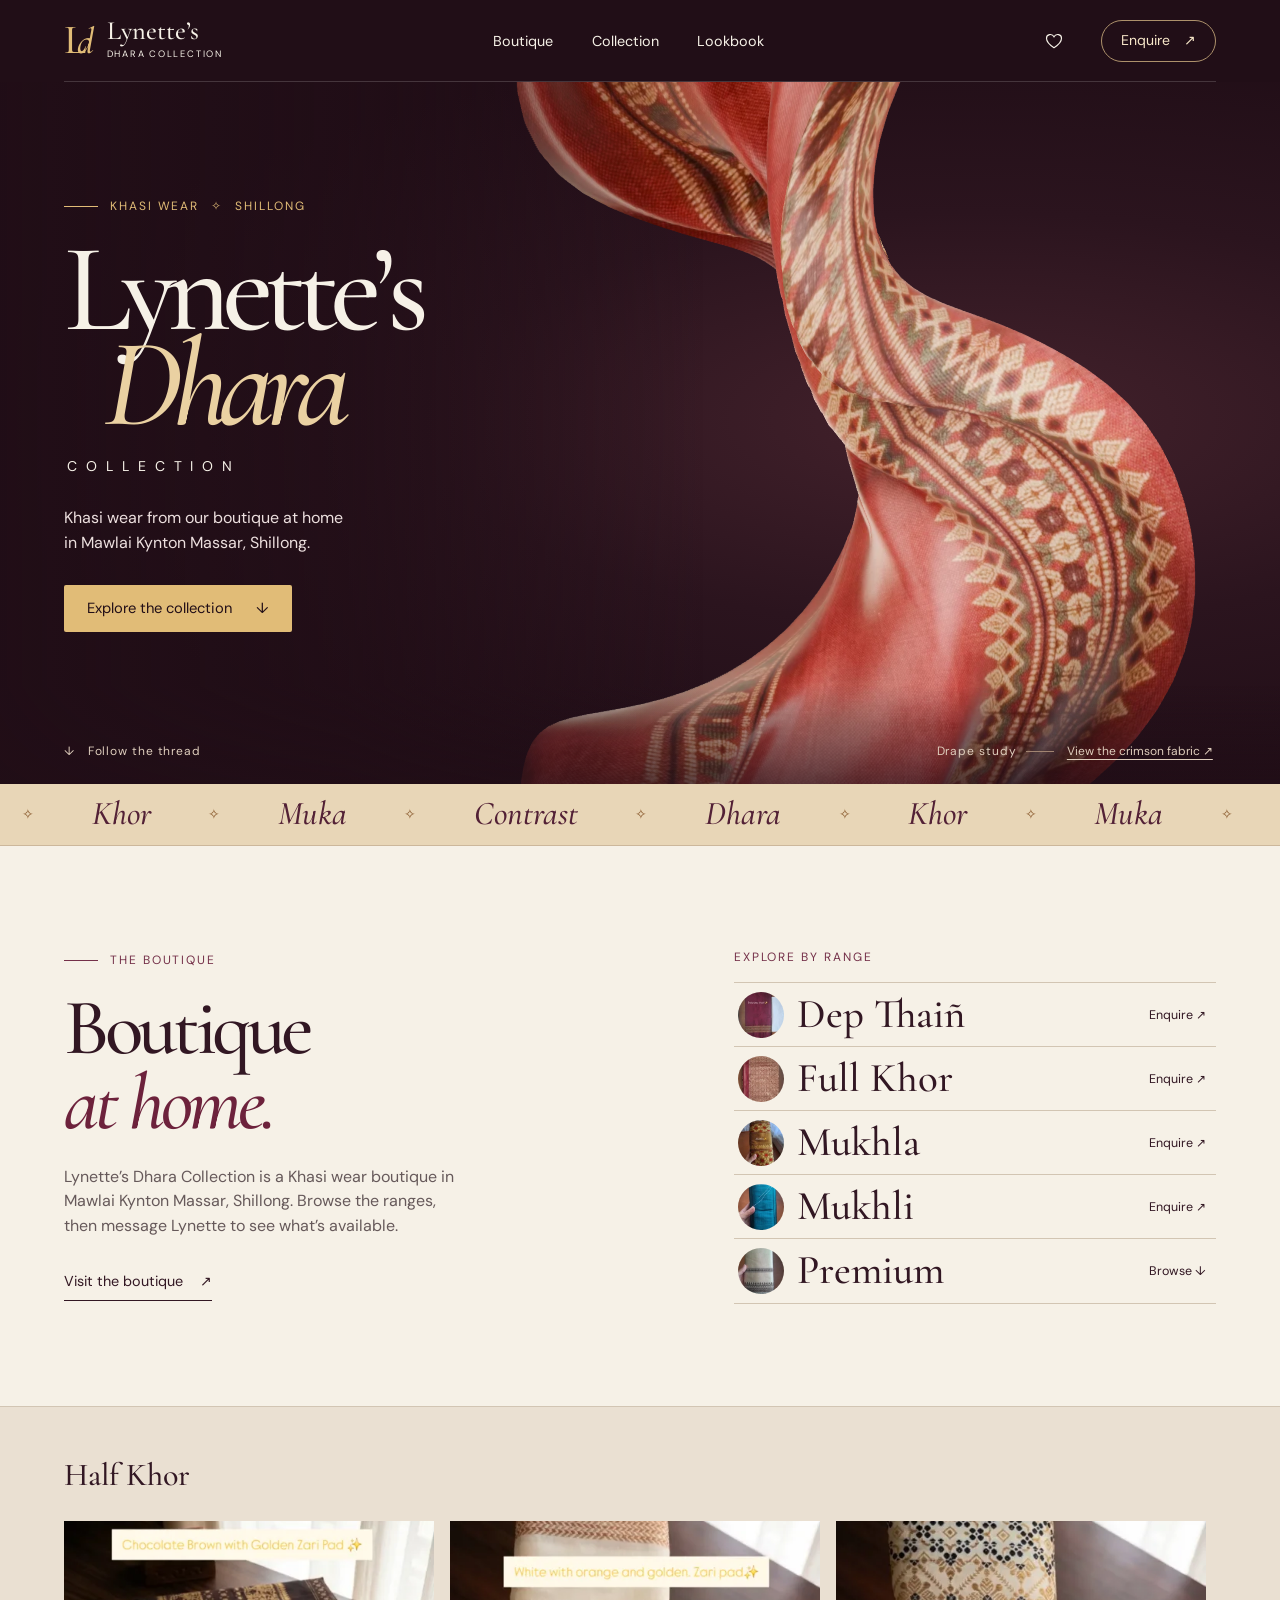
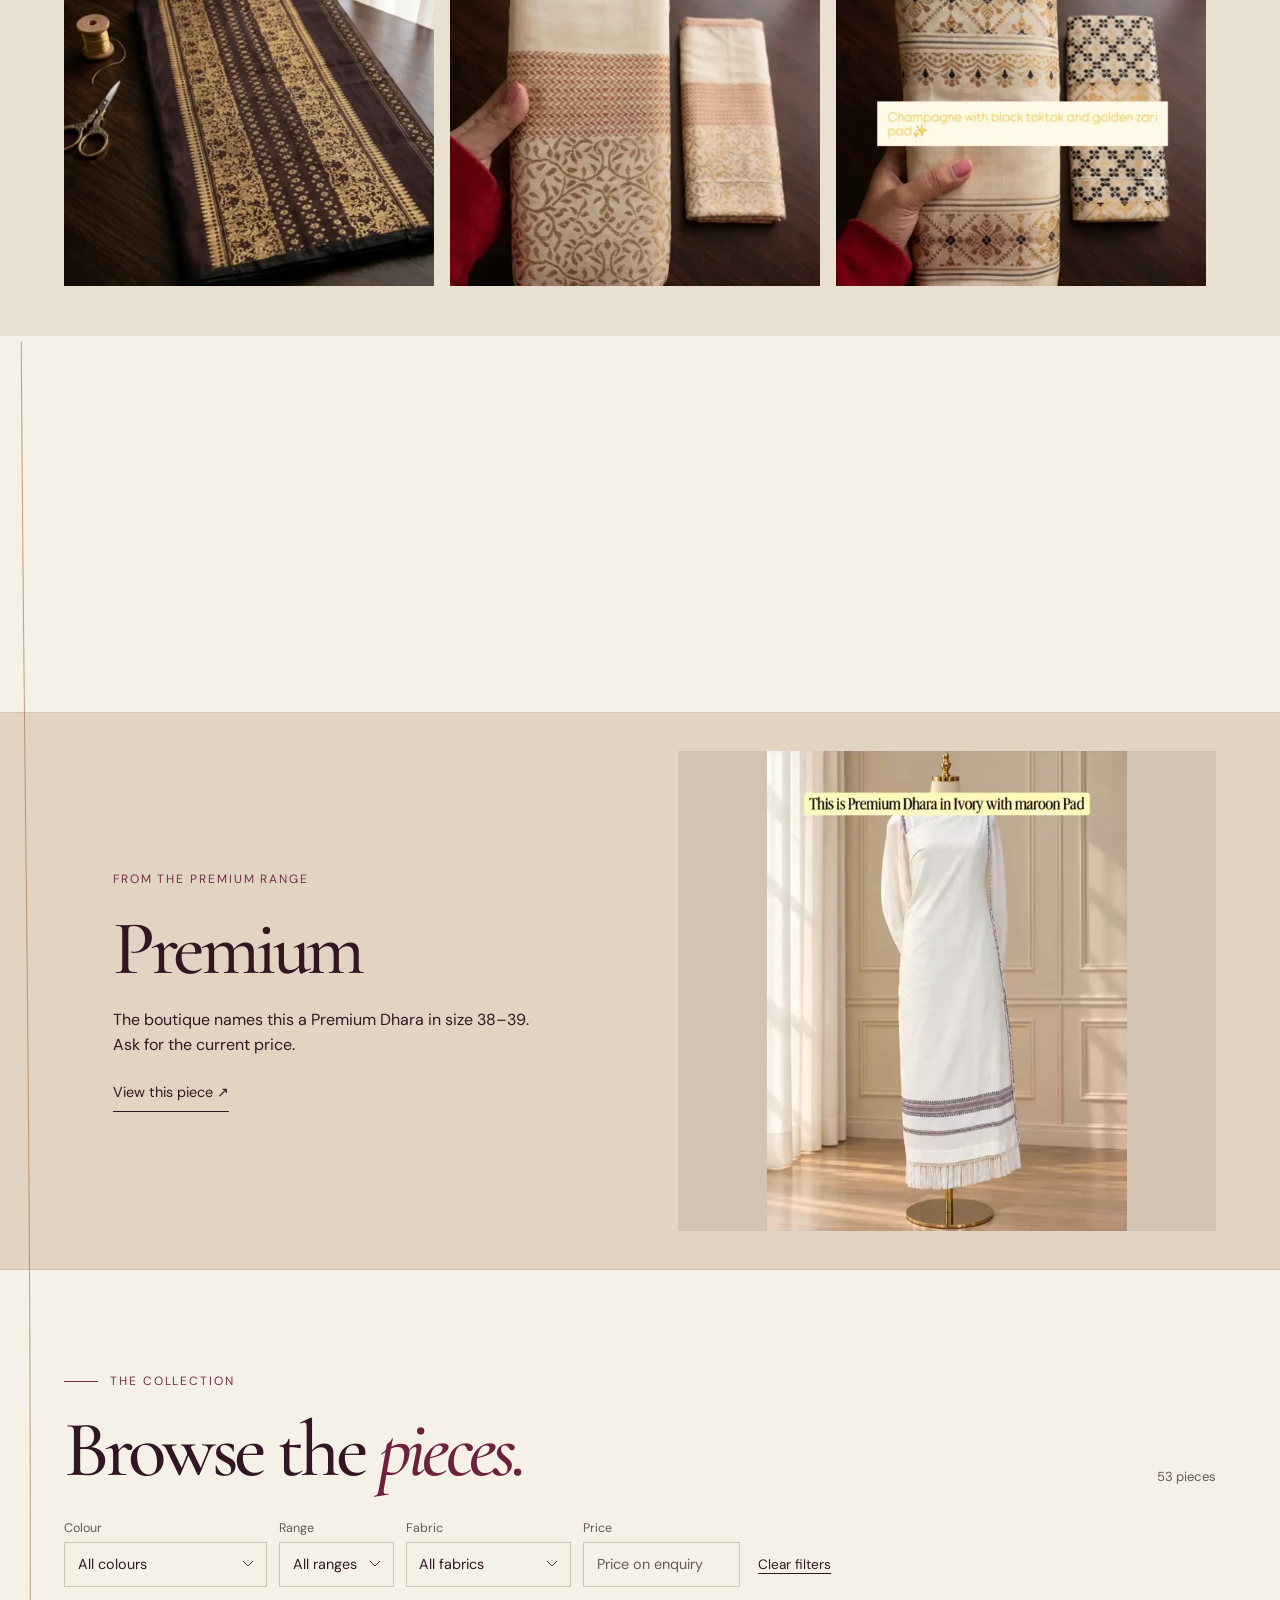
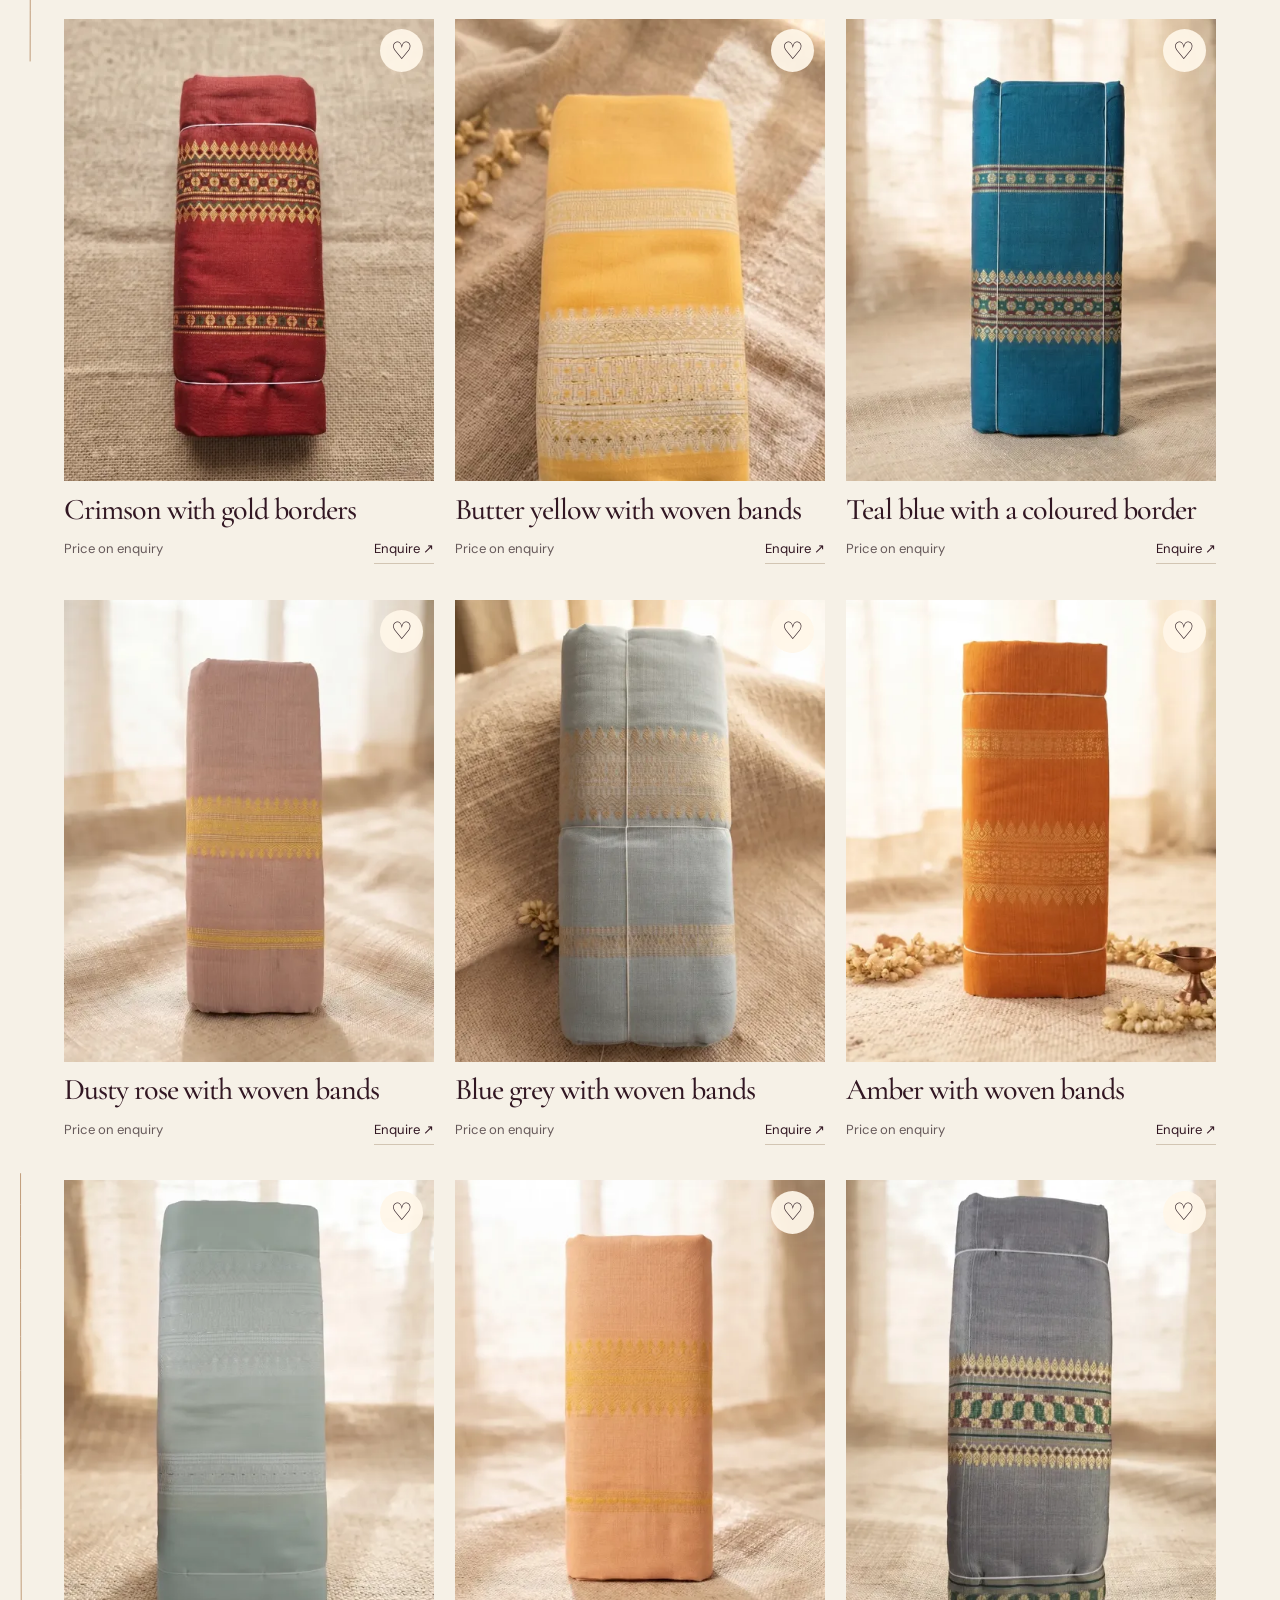
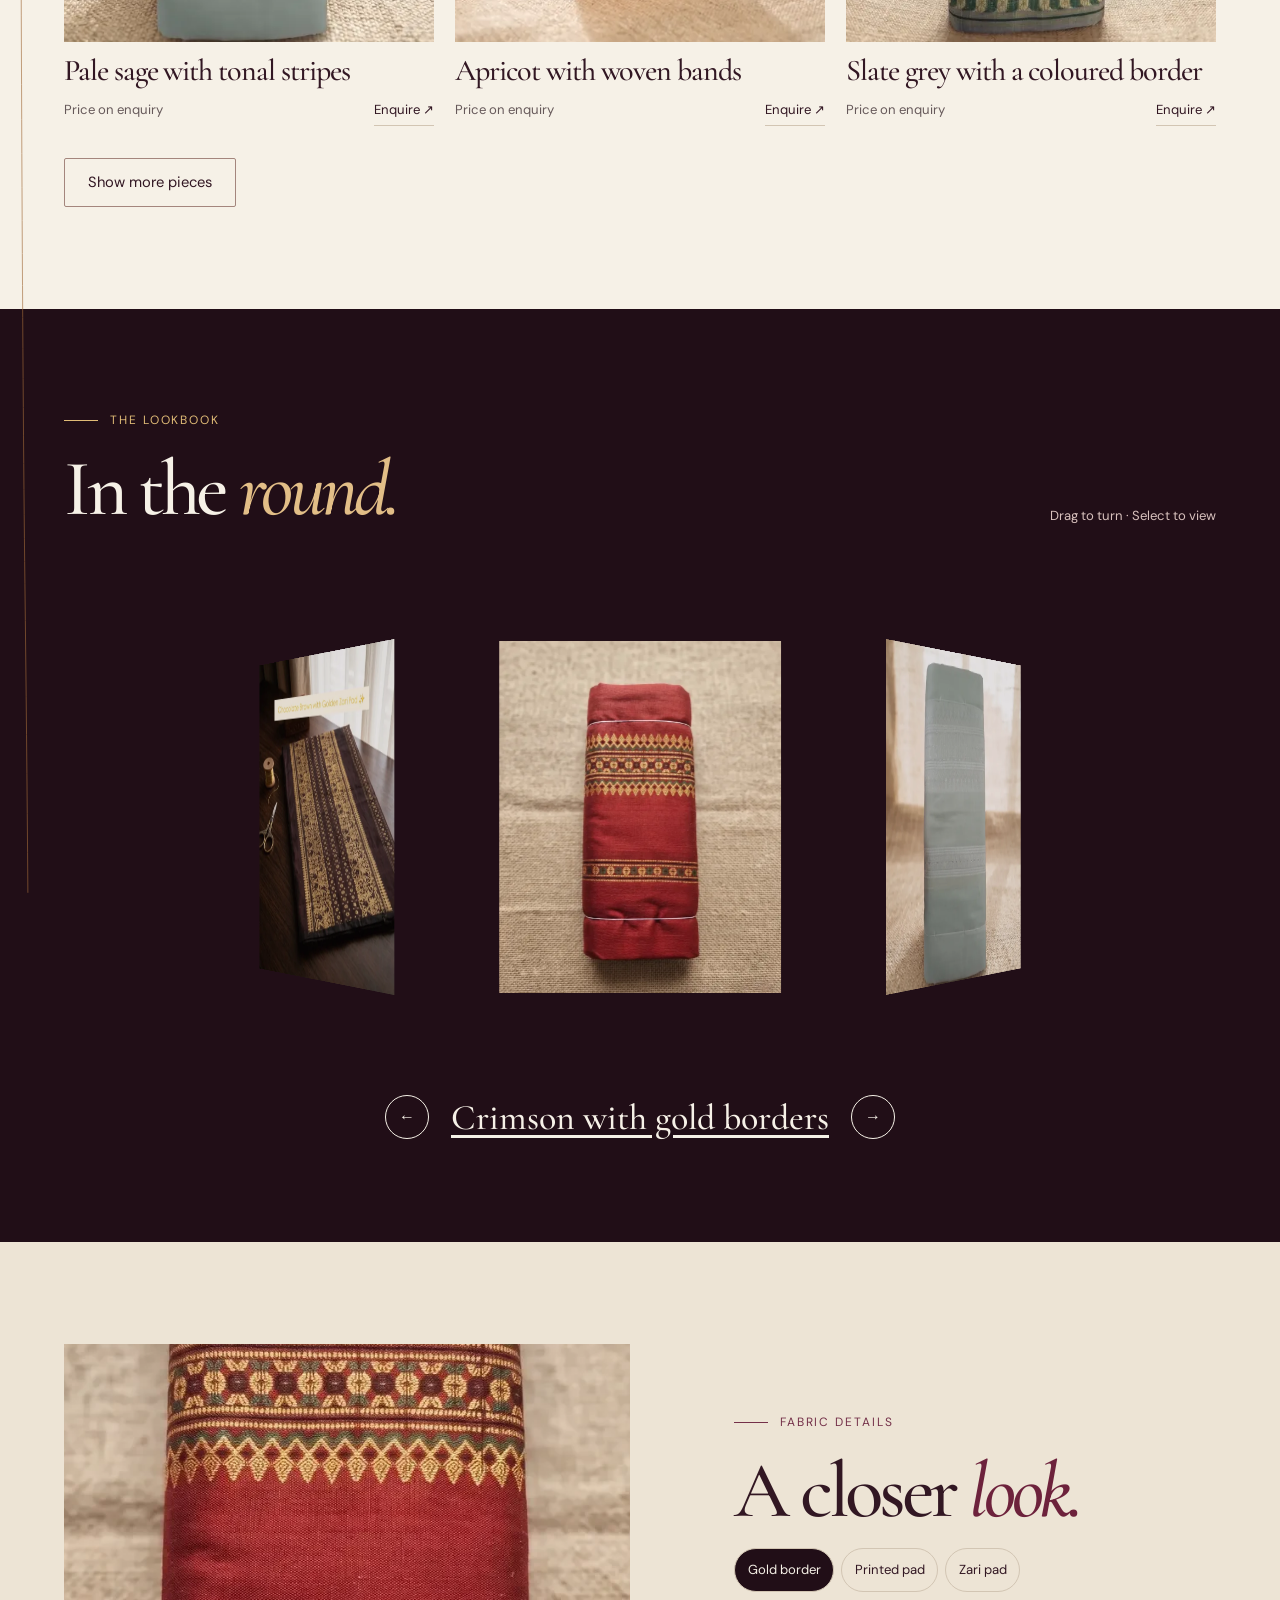
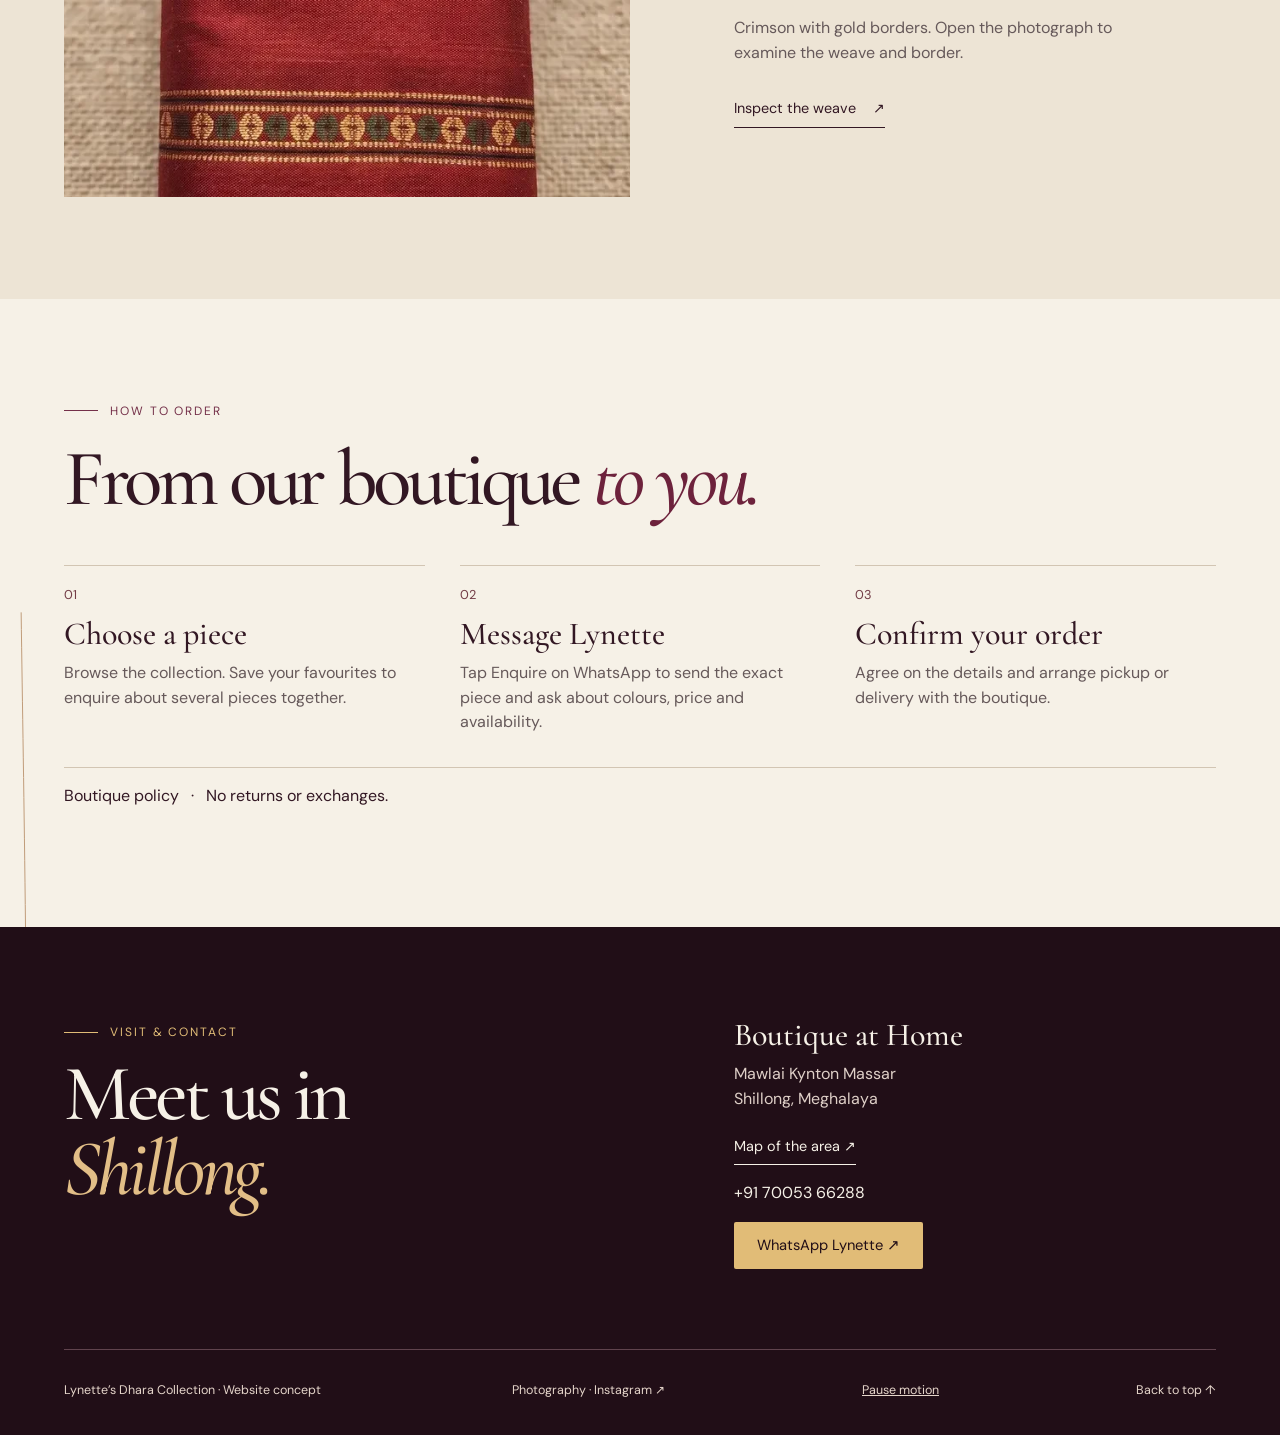
<file: v1/index.html>
<!doctype html>
<html lang="en"><head>
<meta charset="utf-8"><meta name="viewport" content="width=device-width,initial-scale=1">
<meta name="robots" content="noindex"><title>Lynette’s Dhara Collection · Khasi wear in Shillong</title>
<meta name="description" content="Explore Khasi wear from Lynette’s Dhara Collection, a boutique at home in Mawlai Kynton Massar, Shillong. Enquire about your favourite pieces on WhatsApp.">
<meta name="theme-color" content="#210e17"><link rel="icon" href="assets/mark.svg" type="image/svg+xml">
<link rel="preload" href="assets/vendor/serif.woff2" as="font" type="font/woff2" crossorigin>
<link rel="stylesheet" href="style.css">
</head><body>
<a class="skip" href="#collection">Skip to the collection</a>
<header id="top">
<nav class="mast wrap" aria-label="Main navigation">
<a href="#top" class="brand" aria-label="Ld Lynette’s Dhara Collection, home"><span class="monogram" aria-hidden="true">L<i>d</i></span><span>Lynette’s<small>DHARA COLLECTION</small></span></a>
<div class="navlinks"><a href="#boutique">Boutique</a><a href="#collection">Collection</a><a href="#lookbook" data-look-link>Lookbook</a></div>
<div class="navend"><button type="button" id="saved" aria-label="Open wishlist" class="iconbtn"><svg aria-hidden="true" viewBox="0 0 24 24"><path d="M12 20S3 14.4 3 8.7C3 3.7 9.7 2.6 12 7c2.3-4.4 9-3.3 9 1.7C21 14.4 12 20 12 20Z"/></svg><span id="saved-count"></span></button><a class="navcta" href="https://wa.me/917005366288?text=Hello%20Lynette%2C%20I%E2%80%99d%20like%20to%20enquire%20about%20your%20Khasi%20wear.">Enquire <span aria-hidden="true">↗</span></a></div>
<button type="button" class="menu-btn" id="menu-toggle" aria-expanded="false" aria-controls="mobile-menu">Menu</button>
</nav><div id="mobile-menu" class="mobile-menu" hidden><a href="#boutique">Boutique</a><a href="#collection">Collection</a><a href="#lookbook">Lookbook</a><a href="#visit">Visit &amp; contact</a></div></header>
<main>
<section class="hero" aria-labelledby="title">
<div id="hero-art" aria-hidden="true"><img id="cloth-poster" src="assets/art/thread.webp" srcset="assets/art/thread-small.webp 720w, assets/art/thread.webp 1200w" sizes="(max-width:760px) 95vw, 70vw" alt="" fetchpriority="high"><canvas id="cloth"></canvas></div>
<div class="hero-inner wrap"><div class="hero-copy"><p class="eyebrow light"><span class="stitch"></span> Khasi wear <b>✧</b> Shillong</p>
<h1 id="title" aria-label="Lynette’s Dhara Collection"><span>Lynette’s</span><em>Dhara</em><small>Collection</small></h1>
<p class="promise">Khasi wear from our boutique at home<br>in Mawlai Kynton Massar, Shillong.</p>
<a href="#collection" class="button gold">Explore the collection <span aria-hidden="true">↓</span></a>
</div></div>
<div class="hero-foot wrap"><a href="#boutique"><span aria-hidden="true">↓</span> Follow the thread</a><span class="art-credit">Drape study <i></i> Shillong, Meghalaya</span></div>
</section>
<div class="ticker" aria-hidden="true"><div><span>Dhara</span><b>✧</b><span>Khor</span><b>✧</b><span>Muka</span><b>✧</b><span>Contrast</span><b>✧</b><span>Dhara</span><b>✧</b><span>Khor</span><b>✧</b><span>Muka</span><b>✧</b><span>Contrast</span><b>✧</b><span>Dhara</span><b>✧</b><span>Khor</span><b>✧</b><span>Muka</span><b>✧</b><span>Contrast</span><b>✧</b><span>Dhara</span><b>✧</b><span>Khor</span><b>✧</b><span>Muka</span><b>✧</b><span>Contrast</span><b>✧</b><span>Dhara</span><b>✧</b><span>Khor</span><b>✧</b><span>Muka</span><b>✧</b><span>Contrast</span><b>✧</b></div></div>
<div class="journey">
<svg id="page-thread" preserveAspectRatio="none" viewBox="0 0 38 1200" aria-hidden="true"><path d="M21 0C21 120 4 125 11 143S35 138 22 130C3 119 13 230 20 300S33 480 15 538S8 602 22 592S25 571 16 581S11 773 18 840S30 990 16 1050S13 1138 19 1200"/></svg>
<section class="boutique wrap section" id="boutique"><div><p class="eyebrow"><span class="stitch"></span> The boutique</p><h2>Boutique<br><em>at home.</em></h2><p class="bodycopy">Lynette’s Dhara Collection is a Khasi wear boutique in Mawlai Kynton Massar, Shillong. Browse the ranges, then message Lynette to see what’s available.</p><a class="textlink" href="#visit">Visit the boutique <span aria-hidden="true">↗</span></a></div>
<div class="range-column"><p class="eyebrow">Explore by range</p><div id="range-list"></div></div></section>
<section id="range-rails" class="range-rails"></section>
<section id="collection" class="collection wrap section"><p class="eyebrow"><span class="stitch"></span> The collection</p>
<div class="sectionhead"><h2>Browse the <em>pieces.</em></h2><span id="total" class="meta" aria-live="polite"></span></div>
<form id="filters" aria-label="Filter collection"><label>Range<select name="range"><option value="">All ranges</option></select></label><label>Fabric<select name="fabric"><option value="">All fabrics</option></select></label><label>Price<select name="price"><option value="">All prices</option><option value="low">Under ₹4,000</option><option value="mid">₹4,000–₹6,999</option><option value="high">₹7,000 and above</option><option value="ask">Price on enquiry</option></select></label><button class="clear" type="reset">Clear filters</button></form>
<div id="grid" class="grid"></div><div id="no-pieces" hidden><p>There are no pieces in this selection.</p><a class="textlink" id="range-enquire" href="https://wa.me/917005366288">Ask Lynette about availability ↗</a></div><button id="more" class="button border" hidden>Show more pieces</button>
<noscript><p>Browse the boutique’s pieces on <a href="https://www.instagram.com/lynette_dhara_collection/">Instagram</a> or <a href="https://wa.me/917005366288">ask Lynette on WhatsApp</a>.</p></noscript></section>
<section id="lookbook" class="lookbook section" hidden><div class="wrap"><p class="eyebrow light"><span class="stitch"></span> The lookbook</p><div class="sectionhead"><h2>In the <em>round.</em></h2><span class="meta">Drag to turn · Select to view</span></div>
<div id="stage"><div id="ring"></div></div><div class="look-controls"><button class="round" id="previous" aria-label="Previous look">←</button><button class="look-name" id="look-open"></button><button class="round" id="next" aria-label="Next look">→</button></div></div></section>
<section id="details" class="details wrap section" hidden><div class="detail-image"><img id="detail-photo" alt="" loading="lazy"></div><div><p class="eyebrow"><span class="stitch"></span> Fabric details</p><h2>A closer <em>look.</em></h2><p id="detail-caption"></p><button class="textlink" id="detail-open">Inspect the weave <span aria-hidden="true">↗</span></button></div></section>
<section id="order" class="order wrap section"><p class="eyebrow"><span class="stitch"></span> How to order</p><h2>From our boutique <em>to you.</em></h2><ol><li><h3>Choose a piece</h3><p>Browse the collection. Save your favourites to enquire about several pieces together.</p></li><li><h3>Message Lynette</h3><p>Tap Enquire on WhatsApp to send the exact piece and ask about colours, price and availability.</p></li><li><h3>Confirm your order</h3><p>Agree on the details and arrange pickup or delivery with the boutique.</p></li></ol><p class="policy">Boutique policy <span>·</span> No returns or exchanges.</p></section>
</div>
</main>
<footer id="visit"><div class="wrap"><div class="footer-layout"><div><p class="eyebrow light"><span class="stitch"></span> Visit &amp; contact</p><h2>Meet us in<br><em>Shillong.</em></h2></div><div><h3>Boutique at Home</h3><address>Mawlai Kynton Massar<br>Shillong, Meghalaya</address><p><a class="textlink" href="https://www.google.com/maps/search/?api=1&amp;query=Mawlai%20Kynton%20Massar%2C%20Shillong%2C%20Meghalaya">Map of the area ↗</a></p><a href="tel:+917005366288">+91 70053 66288</a><p><a href="https://wa.me/917005366288" class="button gold">WhatsApp Lynette ↗</a></p></div></div><div class="colophon"><span>Lynette’s Dhara Collection · Website concept</span><a href="https://www.instagram.com/lynette_dhara_collection/">Photography · Instagram ↗</a><button id="motion-toggle" type="button">Pause motion</button><a href="#top">Back to top ↑</a></div></div></footer>
<dialog id="quick" aria-labelledby="quick-title" data-lenis-prevent><button class="close" data-close aria-label="Close product details">×</button><div class="quick-layout"><div><div id="zoom-window"><img id="quick-img" alt=""><canvas id="ripple" aria-hidden="true"></canvas></div><div class="gallery-bar"><button id="gallery-prev" aria-label="Previous photo">←</button><span id="gallery-count"></span><button id="gallery-next" aria-label="Next photo">→</button><button id="zoom" aria-pressed="false">Zoom in +</button></div></div><div class="quick-info"><p class="eyebrow" id="quick-range"></p><h2 id="quick-title"></h2><p id="quick-price"></p><p id="quick-colors"></p><p id="quick-fabric"></p><div class="quick-actions"><a id="quick-wa" class="button dark">Enquire on WhatsApp ↗</a><button id="quick-save" class="button border"></button></div><a class="textlink" id="quick-source">View original post ↗</a><p class="fine">No returns or exchanges.</p></div></div></dialog>
<dialog id="wishlist" aria-labelledby="wishlist-title" data-lenis-prevent><button class="close" data-close aria-label="Close wishlist">×</button><p class="eyebrow">Your selection</p><h2 id="wishlist-title">The <em>wishlist.</em></h2><div id="wishlist-items"></div><a id="wishlist-wa" class="button dark">Enquire about these pieces ↗</a></dialog>
<script defer src="catalog.js"></script><script defer src="app.js"></script><script defer src="assets/vendor/gsap.min.js"></script><script defer src="assets/vendor/ScrollTrigger.min.js"></script><script defer src="assets/vendor/Flip.min.js"></script><script defer src="assets/vendor/lenis.min.js"></script><script defer src="motion.js"></script>
</body></html>
</file>
<file: css/style.css>
/* Lynette's Dhara Collection — "The thread"
   One warm dusk palette, gold thread, fabric colour as the only loud thing. */
:root{
  /* Astra's original palette: ivory paper, wine, rouge, Muka gold */
  --wine:#210e17;
  --rouge:#6d223c;
  --paper:#f6f1e7;
  --rule:#d2c5b3;
  --gold:#e1bc77;
  --gold-deep:#b8893f;
  --maroon:#6d223c;
  --surface:#f6f1e7;
  --bg:#f6f1e7;
  --ink:#321723;
  --mute:#66595a;
  --faint:rgba(50,23,35,.14);
  --fg-rgb:50,23,35;
  --accent:#6d223c;
  --accent-hi:#6d223c;
  --accent-rgb:109,34,60;
  --card:#e5dbcf;
  --serif:"Cormorant","Cormorant Garamond",Georgia,serif;
  --sans:"DM Sans",system-ui,-apple-system,"Segoe UI",sans-serif;
  --pad:clamp(20px,5vw,72px);
  --ease:cubic-bezier(.16,1,.3,1);
  --glow:#7e1f2b;
}
*,*::before,*::after{box-sizing:border-box}
html{-webkit-text-size-adjust:100%;scroll-behavior:auto}
html.lenis,html.lenis body{height:auto}
.lenis.lenis-smooth{scroll-behavior:auto!important}
.lenis.lenis-stopped{overflow:hidden}
body{margin:0;background:var(--bg);color:var(--ink);font-family:var(--sans);font-size:16px;line-height:1.6;overflow-x:hidden;-webkit-font-smoothing:antialiased}
img{display:block;max-width:100%}
a{color:inherit}
button{font:inherit;color:inherit;background:none;border:0;cursor:pointer;padding:0}
em{font-style:italic}
h1,h2,h3{margin:0;font-weight:400}
::selection{background:var(--gold);color:var(--wine)}
:focus-visible{outline:2px solid var(--accent-hi);outline-offset:3px;border-radius:2px}
.visually-hidden{position:absolute!important;width:1px;height:1px;overflow:hidden;clip:rect(0 0 0 0);white-space:nowrap}
.skip{position:fixed;left:12px;top:-60px;z-index:300;background:var(--gold);color:var(--wine);padding:10px 16px;border-radius:99px;text-decoration:none;font-weight:600}
.skip:focus{top:12px}

/* ---------- shared ---------- */
.kicker{display:flex;align-items:center;gap:12px;margin:0 0 22px;font-size:.72rem;letter-spacing:.24em;text-transform:uppercase;color:var(--accent)}
.kicker__num{font-variant-numeric:tabular-nums;color:var(--ink);opacity:.7}
.kicker__line{display:inline-block;width:46px;height:1px;background:currentColor;transform-origin:left}
.section-title,.colours__title,.pairs__title{font-family:var(--serif);font-weight:400;font-size:clamp(2.7rem,7.4vw,7.4rem);line-height:.92;letter-spacing:-.02em}
.section-title em,.colours__title em,.pairs__title em,.hero__title em{color:var(--accent-hi);font-weight:400}
.btn{position:relative;display:inline-flex;align-items:center;justify-content:center;gap:10px;min-height:52px;padding:0 28px;border-radius:99px;text-decoration:none;font-weight:600;font-size:.92rem;letter-spacing:.02em;overflow:hidden;isolation:isolate;transition:color .4s var(--ease)}
.btn span{position:relative;z-index:1;pointer-events:none}
.btn::before{content:"";position:absolute;inset:0;z-index:0;border-radius:inherit;transform:translateY(101%);transition:transform .55s var(--ease)}
.btn:hover::before{transform:none}
.btn--gold{background:var(--gold);color:var(--wine)}
.btn--gold:hover{color:var(--surface)}
.btn--gold::before{background:var(--ink)}
.btn--line{border:1px solid rgba(var(--fg-rgb),.4);color:var(--ink)}
.btn--line::before{background:var(--ink)}
.btn--line:hover{color:var(--surface)}
.btn--sm{min-height:42px;padding:0 20px;font-size:.84rem}

/* grain + glow */
.grain{position:fixed;inset:-50%;z-index:90;pointer-events:none;opacity:.045;background-image:url("data:image/svg+xml,%3Csvg xmlns='http://www.w3.org/2000/svg' width='160' height='160'%3E%3Cfilter id='n'%3E%3CfeTurbulence type='fractalNoise' baseFrequency='.9' numOctaves='2' stitchTiles='stitch'/%3E%3C/filter%3E%3Crect width='100%25' height='100%25' filter='url(%23n)'/%3E%3C/svg%3E");animation:grain 1.2s steps(6) infinite}
@keyframes grain{0%{transform:translate(0,0)}20%{transform:translate(-3%,2%)}40%{transform:translate(2%,-3%)}60%{transform:translate(-2%,-1%)}80%{transform:translate(3%,3%)}100%{transform:translate(0,0)}}
.glow{display:none}
.colours__pin::before,.pairs__pin::before{content:"";position:absolute;inset:0;z-index:0;pointer-events:none;background:radial-gradient(55vmax 45vmax at 66% 56%,var(--glow),transparent 70%);opacity:var(--glow-o,0);mix-blend-mode:multiply}
main,footer,.nav{position:relative;z-index:2}

/* progress */
.progress{position:fixed;left:0;top:0;right:0;height:2px;z-index:120;pointer-events:none}
.progress i{display:block;height:100%;background:linear-gradient(90deg,var(--gold),var(--accent-hi));transform:scaleX(0);transform-origin:left}

/* ---------- loader ---------- */
.loader{position:fixed;inset:0;z-index:400;display:grid;place-items:center;pointer-events:auto}
.loader__panel{position:absolute;top:0;bottom:0;width:50.5%;background:var(--wine)}
.loader__panel--l{left:0}.loader__panel--r{right:0}
.loader__panel::after{content:"";position:absolute;inset:0;background:url(../assets/art/cloth-small.webp) center/cover;opacity:.08}
.loader__inner{position:relative;width:min(760px,86vw);text-align:center}
.loader__name{width:100%;height:auto;overflow:visible}
.loader__name text{font-family:var(--serif);font-style:italic;font-weight:400;font-size:190px;fill:var(--accent-hi);fill-opacity:0;stroke:var(--gold);stroke-width:1.1;stroke-dasharray:1200;stroke-dashoffset:1200;animation:write 2s cubic-bezier(.65,0,.35,1) .25s forwards}
.loader.is-woven .loader__name text{fill-opacity:1;transition:fill-opacity .5s}
@keyframes write{to{stroke-dashoffset:0}}
.loader__loom{position:relative;width:76px;height:76px;margin:0 auto 18px;transform:rotate(45deg)}
.loader__loom i{position:absolute;background:var(--gold)}
.loader__loom i.v{top:0;bottom:0;width:1px;left:calc(var(--i)*12.5%);transform:scaleY(0);transform-origin:top;animation:warp .7s cubic-bezier(.16,1,.3,1) forwards;animation-delay:calc(var(--i)*60ms)}
.loader__loom i.v:nth-child(even){transform-origin:bottom}
.loader__loom i.h{left:0;right:0;height:1px;top:calc(var(--i)*12.5%);background:var(--accent-hi);opacity:.85;transform:scaleX(0);transform-origin:left;animation:weft .7s cubic-bezier(.16,1,.3,1) forwards;animation-delay:calc(.55s + var(--i)*110ms)}
.loader__loom i.h:nth-of-type(even){transform-origin:right}
@keyframes warp{to{transform:scaleY(1)}}
@keyframes weft{to{transform:scaleX(1)}}
.loader__diamond{position:absolute;left:50%;top:50%;width:26px;height:26px;margin:-13px 0 0 -13px;background:var(--maroon);border:1px solid var(--accent-hi);transform:scale(0);animation:knot .6s cubic-bezier(.34,1.56,.64,1) 1.6s forwards}
@keyframes knot{to{transform:scale(1)}}
.loader.is-woven .loader__loom{animation:spin 1s cubic-bezier(.65,0,.35,1) forwards}
@keyframes spin{to{transform:rotate(225deg) scale(.85)}}
.loader__thread{position:relative;height:1px;margin:6px auto 0;width:100%;background:rgba(var(--fg-rgb),.12)}
.loader__thread i{position:absolute;inset:0;background:var(--gold);transform:scaleX(0);transform-origin:left}
.loader__thread b{position:absolute;top:-3px;left:0;width:7px;height:7px;border-radius:50%;background:var(--accent-hi);box-shadow:0 0 14px var(--gold)}
.loader__meta{display:flex;justify-content:space-between;margin-top:14px;font-size:.72rem;letter-spacing:.26em;text-transform:uppercase;color:var(--mute)}
.loader__count{font-variant-numeric:tabular-nums;color:var(--accent)}
.loader__skip{position:absolute;right:24px;bottom:24px;font-size:.75rem;letter-spacing:.2em;text-transform:uppercase;color:var(--mute);padding:10px}
html.no-js .loader,html.reduced .loader{display:none}

/* ---------- cursor ---------- */
.cursor{display:none}
@media (pointer:fine){
  html.js:not(.reduced) .cursor{display:block;position:fixed;inset:0;z-index:350;pointer-events:none}
  .cursor__dot{position:fixed;left:0;top:0;width:6px;height:6px;margin:-3px 0 0 -3px;border-radius:50%;background:var(--gold-deep)}
  .cursor__ring{position:fixed;left:0;top:0;width:38px;height:38px;margin:-19px 0 0 -19px;border:1px solid var(--gold-deep);border-radius:50%;display:grid;place-items:center;transition:width .45s var(--ease),height .45s var(--ease),margin .45s var(--ease),background-color .3s,border-color .3s}
  .cursor__label{font-size:.66rem;letter-spacing:.18em;text-transform:uppercase;color:var(--wine);font-weight:700;opacity:0;transition:opacity .25s}
  .cursor__needle{position:absolute;left:50%;top:50%;width:2px;height:0;background:linear-gradient(var(--wine),var(--rouge));transform:translate(-50%,-100%) rotate(35deg);transform-origin:50% 100%;transition:height .45s var(--ease);border-radius:2px}
  .cursor__needle::after{content:"";position:absolute;top:3px;left:50%;width:3px;height:7px;border:1px solid var(--wine);border-radius:3px;transform:translateX(-50%)}
  .cursor.is-label .cursor__ring{width:84px;height:84px;margin:-42px 0 0 -42px;background:var(--gold);border-color:var(--accent)}
  .cursor.is-label .cursor__label{opacity:1}
  .cursor.is-needle .cursor__needle{height:46px}
  .cursor.is-needle .cursor__ring{width:84px;height:84px;margin:-42px 0 0 -42px;background:rgba(225,188,119,.92);border-color:var(--gold)}
  .cursor.is-hidden{opacity:0}
}

/* ---------- nav ---------- */
.nav{position:fixed;left:0;right:0;top:0;z-index:150;display:flex;align-items:center;justify-content:space-between;gap:20px;padding:18px var(--pad);transition:transform .6s var(--ease),background-color .4s,padding .4s}
.nav.is-solid{background:rgba(33,14,23,.9);-webkit-backdrop-filter:blur(14px);backdrop-filter:blur(14px);padding-top:12px;padding-bottom:12px}
html.touch .nav.is-solid{-webkit-backdrop-filter:none;backdrop-filter:none;background:rgba(33,14,23,.97)}
.nav.is-hidden{transform:translateY(-110%)}
.brand{display:flex;align-items:center;gap:12px;text-decoration:none}
.brand__mark{display:grid;place-items:center;width:42px;height:42px;border:1px solid rgba(var(--accent-rgb),.6);border-radius:50%;font-family:var(--serif);font-size:1.3rem;color:var(--accent-hi);line-height:1}
.brand__mark i{font-size:1rem;margin-left:1px}
.brand__word{font-family:var(--serif);font-size:1.35rem;line-height:1;display:flex;flex-direction:column}
.brand__word small{font-family:var(--sans);font-size:.56rem;letter-spacing:.28em;text-transform:uppercase;color:var(--accent);margin-top:5px}
.nav__links{display:flex;gap:30px}
.nav__links a{position:relative;text-decoration:none;font-size:.86rem;color:var(--mute);transition:color .3s}
.nav__links a::after{content:"";position:absolute;left:0;right:0;bottom:-4px;height:1px;background:var(--gold);transform:scaleX(0);transform-origin:right;transition:transform .5s var(--ease)}
.nav__links a:hover,.nav__links a.is-active{color:var(--ink)}
.nav__links a:hover::after,.nav__links a.is-active::after{transform:scaleX(1);transform-origin:left}
.nav__end{display:flex;align-items:center;gap:12px}
.nav__saved{position:relative;display:grid;place-items:center;width:44px;height:44px;border-radius:50%;border:1px solid var(--faint)}
.nav__saved svg{width:19px;height:19px;fill:none;stroke:var(--ink);stroke-width:1.5}
.nav__saved.has-items svg{fill:var(--gold);stroke:var(--gold)}
.nav__count{position:absolute;top:-3px;right:-3px;min-width:19px;height:19px;padding:0 5px;border-radius:99px;background:var(--gold);color:var(--wine);font-size:.68rem;font-weight:700;line-height:19px;text-align:center;transform:scale(0);transition:transform .4s var(--ease)}
.nav__saved.has-items .nav__count{transform:scale(1)}
.nav__menu{display:none;min-height:44px;padding:0 16px;border:1px solid var(--faint);border-radius:99px;font-size:.84rem}
.menu{position:fixed;inset:0;z-index:140;background:var(--wine);display:flex;flex-direction:column;justify-content:center;gap:6px;padding:90px var(--pad) 40px}
.menu[hidden]{display:none}
.menu a{font-family:var(--serif);font-size:clamp(2.4rem,11vw,4rem);line-height:1.1;text-decoration:none}

/* ---------- thread ---------- */
main>section,main>.pin-spacer,main>.marquee{position:relative;z-index:1}
.thread{position:absolute;left:0;top:0;width:100%;pointer-events:none;z-index:2;overflow:visible}
.scard__media--single{grid-template-columns:1fr;grid-template-rows:1fr}
.scard__media--single figure:first-child{grid-row:auto}
.scard__media--single img{object-position:50% 30%}
.thread path{fill:none;stroke-linecap:round}
.thread__line{stroke:var(--gold-deep);stroke-width:1.4;opacity:.7}
.thread__shadow{stroke:rgba(33,14,23,.12);stroke-width:2;transform:translate(2px,3px)}
.thread__needle{fill:var(--gold-deep);filter:drop-shadow(0 0 6px var(--gold))}
html.reduced .thread__needle{display:none}

/* ---------- hero ---------- */
.hero{position:relative;min-height:100vh;min-height:100svh;overflow:hidden;display:flex;align-items:flex-end}
.hero__stage{position:absolute;inset:0;z-index:0}
.hero__stage canvas{position:absolute;inset:0;width:100%;height:100%;display:block}
.hero__poster{position:absolute;right:-4vw;top:12vh;width:min(78vw,1180px);aspect-ratio:16/9;object-fit:cover;transform:perspective(1200px) rotateY(-16deg) rotateX(6deg);border-radius:4px;box-shadow:0 60px 120px -30px rgba(0,0,0,.7);opacity:.95}
html.has-gl .hero__poster{opacity:0;visibility:hidden}
.hero::after{content:"";position:absolute;inset:0;z-index:1;pointer-events:none;background:linear-gradient(90deg,rgba(33,14,23,.86) 0%,rgba(33,14,23,.35) 48%,rgba(33,14,23,0) 70%),linear-gradient(0deg,rgba(33,14,23,.9) 0%,rgba(33,14,23,0) 42%)}
.hero__inner{position:relative;z-index:2;width:100%;padding:0 var(--pad) clamp(70px,10vh,110px)}
.hero__kicker{color:var(--accent-hi)}
.hero__title{font-family:var(--serif);font-weight:300;line-height:.84;letter-spacing:-.035em;margin-bottom:clamp(24px,4vh,44px)}
.hero__row{display:block}
.hero__row--a{font-size:clamp(4.4rem,15.5vw,15.5rem)}
.hero__row--b{font-size:clamp(3rem,9vw,9rem);padding-left:clamp(0px,9vw,180px)}
.hero__row--b em{font-weight:400}
.hero__small{font-size:.5em;font-style:normal;letter-spacing:.02em;color:var(--mute);font-weight:300}
.hero__foot{display:flex;flex-wrap:wrap;align-items:flex-end;justify-content:space-between;gap:24px 40px;max-width:1500px}
.hero__promise{max-width:430px;margin:0;color:var(--mute);font-size:1.02rem}
.hero__cta{display:flex;flex-wrap:wrap;gap:12px}
.hero__scroll{position:absolute;z-index:2;left:50%;bottom:20px;transform:translateX(-50%);display:flex;flex-direction:column;align-items:center;gap:10px;font-size:.62rem;letter-spacing:.3em;text-transform:uppercase;color:var(--mute)}
.hero__scroll i{display:block;width:1px;height:42px;background:linear-gradient(var(--gold),transparent);animation:drip 2.2s var(--ease) infinite}
@keyframes drip{0%{transform:scaleY(0);transform-origin:top}50%{transform:scaleY(1);transform-origin:top}51%{transform-origin:bottom}100%{transform:scaleY(0);transform-origin:bottom}}
.hero__caption{position:absolute;z-index:2;right:var(--pad);bottom:22px;margin:0;font-size:.7rem;color:rgba(var(--fg-rgb),.45);letter-spacing:.06em}
.ch{display:inline-block;will-change:transform}
.word{display:inline-block;overflow:hidden;vertical-align:top;padding-bottom:.08em;margin-bottom:-.08em}
.word>span{display:inline-block}

/* ---------- marquee ---------- */
.marquee{position:relative;overflow:hidden;padding:clamp(22px,4vw,40px) 0;border-block:1px solid var(--faint)}
.marquee__track{display:flex;align-items:center;gap:clamp(24px,4vw,56px);width:max-content;font-family:var(--serif);font-size:clamp(2.6rem,7vw,6rem);line-height:1;white-space:nowrap;will-change:transform}
.marquee__track em{color:var(--accent-hi)}
.marquee__track b{font-size:.4em;color:var(--accent);font-weight:400}

/* ---------- story ---------- */
.story{position:relative}
.story__pin{position:relative;min-height:100vh;display:flex;flex-direction:column;justify-content:center;padding:120px var(--pad);overflow:hidden}
.story__text{position:relative;z-index:2;max-width:min(1280px,62vw);margin:0;font-family:var(--serif);font-weight:400;font-size:clamp(2rem,4.9vw,4.9rem);line-height:1.06;letter-spacing:-.015em}
.story__text em{color:var(--accent-hi)}
.story__text .w{opacity:.14;transition:none}
html.reduced .story__text .w,html.no-js .story__text .w{opacity:1}
.story__float{position:absolute;z-index:1;width:clamp(120px,15vw,240px);aspect-ratio:3/4;overflow:hidden;border-radius:3px;box-shadow:0 30px 60px -20px rgba(0,0,0,.6)}
.story__float img{width:100%;height:118%;object-fit:cover}
.story__float--a{right:5vw;top:9vh;transform:rotate(4deg)}
.story__float--b{right:19vw;bottom:5vh;width:clamp(110px,12vw,190px);transform:rotate(-5deg)}
.story__float--c{right:3vw;bottom:16vh;width:clamp(100px,10vw,160px);transform:rotate(-2deg)}

/* ---------- colours (horizontal) ---------- */
.colours{position:relative}
.colours__pin{position:relative;height:100vh;height:100svh;overflow:hidden;display:flex;flex-direction:column;justify-content:center}
.colours__head{position:absolute;left:var(--pad);top:clamp(86px,13vh,130px);z-index:3;max-width:520px;pointer-events:none}
.colours__title{font-size:clamp(2.2rem,4.6vw,4.4rem)}
.colours__lede{color:var(--mute);max-width:380px;font-size:.95rem;margin:18px 0 0}
.colours__rail{display:flex;align-items:center;gap:clamp(18px,2.4vw,40px);padding:0 var(--pad);padding-left:max(var(--pad),calc(min(560px,44vw) + var(--pad)));width:max-content;will-change:transform;margin-top:clamp(80px,12vh,120px)}
.shade{position:relative;flex:0 0 auto;width:clamp(220px,22vw,330px);text-align:left;cursor:pointer}
.shade__frame,.shade__name,.pcard__frame{display:block}
.shade__frame{position:relative;aspect-ratio:3/4;overflow:hidden;border-radius:3px;background:var(--shade,#2a1419);box-shadow:0 40px 70px -30px rgba(0,0,0,.75)}
.shade__frame img{position:absolute;inset:-6% -10%;width:120%;height:112%;object-fit:cover;will-change:transform}
.shade__frame::after{content:"";position:absolute;inset:0;background:linear-gradient(115deg,transparent 35%,rgba(255,235,180,.5) 50%,transparent 65%);transform:translateX(-120%);transition:transform 1.1s var(--ease);mix-blend-mode:soft-light}
.shade:hover .shade__frame::after,.shade:focus-visible .shade__frame::after{transform:translateX(120%)}
.shade__num{position:absolute;top:12px;left:14px;font-size:.7rem;letter-spacing:.2em;color:#fff;mix-blend-mode:difference;z-index:2}
.shade__name{display:block;margin-top:16px;font-family:var(--serif);font-size:clamp(1.5rem,2vw,2rem);line-height:1;font-style:italic}
.shade__sub{display:flex;align-items:center;gap:8px;margin-top:8px;font-size:.78rem;color:var(--mute)}
.shade__sub i{width:10px;height:10px;border-radius:50%;background:var(--shade);box-shadow:0 0 0 1px rgba(255,255,255,.25)}
.shade:nth-child(even){margin-top:clamp(40px,8vh,90px)}
.shade--end{width:clamp(260px,26vw,380px);align-self:center;cursor:default}
.shade--end h3{font-family:var(--serif);font-size:clamp(2rem,3vw,3rem);line-height:1}
.shade--end p{color:var(--mute);font-size:.95rem}
.colours__meter{position:absolute;left:var(--pad);right:var(--pad);bottom:clamp(24px,5vh,48px);display:flex;align-items:center;gap:16px;font-size:.72rem;letter-spacing:.2em;color:var(--mute);font-variant-numeric:tabular-nums}
.colours__meter i{flex:1;height:1px;background:var(--faint);position:relative}
.colours__meter b{position:absolute;inset:0;background:var(--gold);transform:scaleX(0);transform-origin:left}
.colours__index{color:var(--accent-hi)}

/* ---------- pairs ---------- */
.pairs__pin{position:relative;height:100vh;height:100svh;overflow:hidden;display:grid;grid-template-columns:minmax(260px,.85fr) 1.3fr;align-items:center;gap:4vw;padding:100px var(--pad) 60px}
.pairs__title{font-size:clamp(2.2rem,4.4vw,4.4rem)}
.pairs__credit{margin-top:22px;color:var(--mute);font-size:.86rem;max-width:340px}
.pairs__stage{position:relative;height:min(74vh,720px)}
.pair{position:absolute;inset:0;display:grid;grid-template-columns:1fr 1fr;gap:clamp(10px,1.6vw,22px)}
.pair__half{position:relative;overflow:hidden;border-radius:3px;background:var(--shade)}
.pair__half img{width:100%;height:100%;object-fit:cover;object-position:50% 40%}
.pair__name{color:#fff;position:absolute;left:0;right:0;bottom:0;padding:44px 18px 18px;background:linear-gradient(transparent,rgba(10,4,6,.82));font-family:var(--serif);font-style:italic;font-size:clamp(1.3rem,2.1vw,2.1rem);line-height:1}
.pair__name small{display:block;font-family:var(--sans);font-style:normal;font-size:.66rem;letter-spacing:.22em;text-transform:uppercase;color:var(--accent);margin-bottom:8px}
.pair__half button{position:absolute;inset:0;width:100%;z-index:2}
.pairs__dots{position:absolute;right:var(--pad);top:50%;transform:translateY(-50%);list-style:none;margin:0;padding:0;display:flex;flex-direction:column;gap:10px}
.pairs__dots li{width:8px;height:8px;border-radius:50%;background:var(--faint);transition:background .3s,transform .3s}
.pairs__dots li.on{background:var(--gold);transform:scale(1.4)}

/* ---------- stack ---------- */
.stack{padding:clamp(100px,14vh,160px) var(--pad) clamp(60px,10vh,120px)}
.stack__head{margin-bottom:clamp(40px,8vh,80px)}
.stack__cards{position:relative}
.scard{position:sticky;top:clamp(90px,12vh,120px);display:grid;grid-template-columns:1.1fr 1fr;gap:clamp(20px,4vw,64px);align-items:center;min-height:min(72vh,680px);margin-bottom:8vh;padding:clamp(18px,2.4vw,36px);border-radius:6px;background:linear-gradient(145deg,#efe7da,#e7ddce);border:1px solid rgba(var(--accent-rgb),.18);box-shadow:0 -30px 60px -30px rgba(0,0,0,.6);transform-origin:50% 0;will-change:transform}
.scard::after{content:"";position:absolute;inset:0;border-radius:inherit;background:var(--paper);opacity:var(--dim,0);pointer-events:none;z-index:3}
.scard__media{position:relative;display:grid;grid-template-columns:2fr 1fr;grid-template-rows:1fr 1fr;gap:10px;height:min(62vh,600px)}
.scard__media figure{margin:0;overflow:hidden;border-radius:3px;position:relative;cursor:pointer}
.scard__media figure:first-child{grid-row:span 2}
.scard__media img{width:100%;height:100%;object-fit:cover;transition:transform 1.2s var(--ease)}
.scard__media figure:hover img{transform:scale(1.06)}
.scard__count{font-size:.72rem;letter-spacing:.24em;text-transform:uppercase;color:var(--accent)}
.scard h3{font-family:var(--serif);font-size:clamp(2.6rem,5.4vw,5.4rem);line-height:.9;margin:12px 0 18px}
.scard h3 em{color:var(--accent-hi)}
.scard p{color:var(--mute);max-width:440px}
.scard .btn{margin-top:14px}

/* ---------- reels ---------- */
.reels{padding:clamp(100px,14vh,160px) 0;overflow:hidden}
.reels__head{padding:0 var(--pad);margin-bottom:clamp(36px,6vh,64px);display:flex;flex-wrap:wrap;align-items:flex-end;justify-content:space-between;gap:20px}
.reels__head .kicker{width:100%}
.reels__hint{display:none;color:var(--mute);font-size:.8rem;letter-spacing:.14em;text-transform:uppercase}
.reels__row{display:flex;gap:clamp(12px,1.6vw,22px);width:max-content;padding:0 var(--pad);will-change:transform}
.reels__row+.reels__row{margin-top:clamp(12px,1.6vw,22px)}
.reel{position:relative;flex:0 0 auto;width:clamp(180px,19vw,290px);aspect-ratio:3/4;overflow:hidden;border-radius:3px;cursor:pointer;background:var(--shade)}
.reels__row--b .reel{width:clamp(200px,24vw,360px);aspect-ratio:4/3}
.reel img{width:100%;height:100%;object-fit:cover;transition:transform 1.2s var(--ease),filter .6s}
.reel:hover img{transform:scale(1.07)}
.reel span{color:#fff;position:absolute;left:12px;bottom:10px;right:12px;font-family:var(--serif);font-style:italic;font-size:1.15rem;line-height:1.1;text-shadow:0 2px 12px rgba(0,0,0,.6)}

/* ---------- lookbook ---------- */
.look__pin{position:relative;height:100vh;height:100svh;overflow:hidden;display:flex;flex-direction:column;padding:clamp(96px,13vh,130px) var(--pad) 40px}
.look__head{position:relative;z-index:3;display:grid;grid-template-columns:1fr auto;align-items:end;gap:20px}
.look__head .kicker{grid-column:1/-1;margin-bottom:6px}
.look__hint{color:var(--mute);font-size:.86rem;max-width:260px;margin:0;text-align:right}
.look__scene{position:relative;flex:1;perspective:1500px;perspective-origin:50% 40%;cursor:grab;touch-action:pan-y;user-select:none}
.look__scene.is-drag{cursor:grabbing}
.look__ring{position:absolute;left:50%;top:50%;width:0;height:0;transform-style:preserve-3d;will-change:transform}
.lcard{position:absolute;left:0;top:0;width:var(--lw,220px);aspect-ratio:3/4;margin-left:calc(var(--lw,220px)/-2);margin-top:calc(var(--lw,220px)*-.666);border-radius:4px;overflow:hidden;backface-visibility:hidden;background:var(--shade);box-shadow:0 30px 60px -20px rgba(0,0,0,.6)}
.lcard img{width:100%;height:100%;object-fit:cover;pointer-events:none}
.lcard::after{content:"";position:absolute;inset:0;background:linear-gradient(110deg,transparent 30%,rgba(255,226,160,.38) 50%,transparent 70%);opacity:var(--sheen,0);mix-blend-mode:soft-light;pointer-events:none}
.look__now{position:relative;z-index:3;text-align:center;min-height:2.4em}
.look__label{font-family:var(--serif);font-style:italic;font-size:clamp(1.5rem,2.6vw,2.4rem)}

/* ---------- ranges ---------- */
.ranges{position:relative;padding:clamp(100px,14vh,170px) var(--pad);overflow:hidden}
.weave{position:absolute;inset:0;z-index:0;pointer-events:none;opacity:.5}
.weave i{position:absolute;background:linear-gradient(90deg,transparent,rgba(var(--accent-rgb),.11),transparent)}
.weave i.h{left:0;right:0;height:1px;transform-origin:left}
.weave i.v{top:0;bottom:0;width:1px;background:linear-gradient(transparent,rgba(var(--accent-rgb),.11),transparent);transform-origin:top}
.ranges__head,.ranges__list,.prices{position:relative;z-index:2}
.ranges__head{display:grid;grid-template-columns:1fr minmax(240px,380px);align-items:end;gap:20px 40px;margin-bottom:clamp(40px,7vh,70px)}
.ranges__head .kicker{grid-column:1/-1}
.ranges__lede{color:var(--mute);margin:0}
.ranges__list{list-style:none;margin:0;padding:0;border-top:1px solid var(--faint)}
.rrow{border-bottom:1px solid var(--faint)}
.rrow a{position:relative;display:grid;grid-template-columns:70px 1fr auto;align-items:center;gap:20px;padding:clamp(18px,3vh,30px) 0;text-decoration:none;overflow:hidden}
.rrow a::before{content:"";position:absolute;inset:0;background:linear-gradient(90deg,rgba(var(--accent-rgb),.16),rgba(var(--accent-rgb),0));transform:scaleX(0);transform-origin:left;transition:transform .7s var(--ease)}
.rrow a:hover::before,.rrow a:focus-visible::before{transform:scaleX(1)}
.rrow__n{position:relative;font-size:.74rem;letter-spacing:.2em;color:var(--accent)}
.rrow__name{position:relative;font-family:var(--serif);font-size:clamp(2.4rem,6.6vw,6.4rem);line-height:.95;transition:transform .7s var(--ease),color .4s}
.rrow a:hover .rrow__name{transform:translateX(24px);color:var(--accent-hi)}
.rrow__go{position:relative;display:flex;align-items:center;gap:12px;font-size:.82rem;color:var(--mute)}
.rrow__go img{width:52px;height:52px;border-radius:50%;object-fit:cover;border:1px solid rgba(var(--accent-rgb),.5)}
.ranges__preview{position:fixed;left:0;top:0;z-index:5;width:150px;aspect-ratio:1;border-radius:50%;overflow:hidden;pointer-events:none;opacity:0;transform:scale(.6);box-shadow:0 30px 60px rgba(0,0,0,.5)}
.ranges__preview img{width:100%;height:100%;object-fit:cover}
.prices{margin-top:clamp(40px,7vh,70px);display:grid;gap:14px}
.prices__label{margin:0;font-size:.72rem;letter-spacing:.24em;text-transform:uppercase;color:var(--accent)}
.prices__row{display:flex;flex-wrap:wrap;gap:12px}
.price{display:inline-flex;align-items:center;min-height:52px;padding:0 24px;border-radius:99px;border:1px solid rgba(var(--accent-rgb),.4);font-family:var(--serif);font-size:1.6rem;text-decoration:none;transition:background .35s,color .35s}
.price:hover{background:var(--gold);color:var(--wine)}
.prices__note{margin:0;color:var(--mute);font-size:.86rem}

/* ---------- collection ---------- */
.collection{position:relative;padding:clamp(100px,14vh,160px) var(--pad)}
.collection__head{margin-bottom:clamp(30px,5vh,50px)}
.filters{position:sticky;top:70px;z-index:20;display:flex;flex-wrap:wrap;align-items:center;gap:10px 18px;padding:14px 0;margin-bottom:28px;background:var(--paper);box-shadow:0 1px 0 var(--rule),-40px 0 0 var(--paper),40px 0 0 var(--paper);transition:top .6s var(--ease)}
html.nav-up .filters{top:0}
.filters__group{display:flex;flex-wrap:wrap;gap:8px}
.chip{display:inline-flex;align-items:center;gap:8px;min-height:40px;padding:0 16px;border-radius:99px;border:1px solid var(--faint);font-size:.82rem;color:var(--mute);transition:border-color .3s,color .3s,background .3s}
.chip i{width:10px;height:10px;border-radius:50%}
.chip:hover{border-color:rgba(var(--accent-rgb),.6);color:var(--ink)}
.chip[aria-checked="true"]{background:var(--ink);color:var(--surface);border-color:var(--ink)}
.filters__total{margin:0 0 0 auto;font-size:.8rem;color:var(--mute);letter-spacing:.08em}
.grid{display:grid;grid-template-columns:repeat(4,1fr);gap:clamp(14px,1.8vw,26px)}
.pcard{position:relative}
.pcard__open{display:block;width:100%;text-align:left}
.pcard__frame{position:relative;aspect-ratio:3/4;overflow:hidden;border-radius:3px;background:var(--shade)}
.pcard__frame img{width:100%;height:100%;object-fit:cover;transition:transform 1.2s var(--ease)}
.pcard:hover .pcard__frame img{transform:scale(1.06)}
.pcard__frame::after{content:"";position:absolute;inset:0;background:linear-gradient(115deg,transparent 35%,rgba(255,232,170,.55) 50%,transparent 65%);transform:translateX(-120%);mix-blend-mode:soft-light;transition:transform 1.1s var(--ease)}
.pcard:hover .pcard__frame::after{transform:translateX(120%)}
.pcard__meta{display:flex;justify-content:space-between;gap:10px;padding-top:12px}
.pcard__name{font-family:var(--serif);font-size:1.25rem;line-height:1.1}
.pcard__kind{display:block;font-size:.72rem;letter-spacing:.14em;text-transform:uppercase;color:var(--accent);margin-top:4px}
.pcard__save{position:absolute;top:10px;right:10px;z-index:3;display:grid;place-items:center;width:42px;height:42px;border-radius:50%;background:rgba(33,14,23,.55);transition:transform .4s var(--ease),background .3s}
html.touch .pcard__save{background:rgba(33,14,23,.8)}
.pcard__save svg{width:18px;height:18px;fill:none;stroke:#fff;stroke-width:1.6}
.pcard__save[aria-pressed="true"] svg{fill:var(--gold);stroke:var(--gold)}
.pcard__save:hover{transform:scale(1.1)}
.pcard__wa{display:inline-flex;align-items:center;gap:6px;min-height:36px;margin-top:6px;font-size:.8rem;color:var(--accent-hi);text-decoration:none;border-bottom:1px solid rgba(var(--accent-rgb),.4)}
.grid__empty{grid-column:1/-1;padding:40px 0;font-family:var(--serif);font-size:1.6rem;color:var(--mute)}
.grid__empty a{color:var(--accent-hi)}
.collection__more{display:flex;justify-content:center;margin-top:50px}
.collection__more[hidden]{display:none}
.noscript{color:var(--mute)}

/* ---------- order ---------- */
.order{position:relative;padding:clamp(100px,14vh,160px) var(--pad)}
.order__head{margin-bottom:clamp(40px,8vh,80px)}
.order__body{position:relative}
.order__thread{position:absolute;left:0;top:0;width:100%;height:160px;overflow:visible}
.order__thread path{fill:none;stroke:var(--rouge);stroke-width:1.5;vector-effect:non-scaling-stroke}
.order__thread .order__stitch{stroke:var(--ink);stroke-dasharray:2 14;opacity:.35}
.steps{position:relative;list-style:none;margin:0;padding:120px 0 0;display:grid;grid-template-columns:repeat(4,1fr);gap:clamp(20px,3vw,48px)}
.step__n{display:grid;place-items:center;width:58px;height:58px;margin-bottom:22px;border-radius:50%;border:1px solid var(--accent);background:var(--bg);font-size:.8rem;letter-spacing:.12em;color:var(--accent-hi)}
.step h3{font-family:var(--serif);font-size:clamp(2rem,3vw,2.8rem);line-height:1;margin-bottom:12px}
.step p{color:var(--mute);margin:0;max-width:300px}
.policy{display:flex;align-items:center;gap:20px;margin-top:clamp(50px,9vh,90px);padding:24px 28px;border:1px solid rgba(var(--accent-rgb),.45);border-radius:6px;background:rgba(109,34,60,.07)}
.policy__mark{flex:0 0 auto;display:grid;place-items:center;width:44px;height:44px;border-radius:50%;background:var(--gold);color:var(--wine);font-weight:700;font-family:var(--serif);font-size:1.5rem}
.policy p{margin:0;font-size:1.05rem}
.policy strong{font-family:var(--serif);font-size:1.6rem;font-weight:500;color:var(--accent-hi);margin-right:6px}

/* ---------- visit ---------- */
.visit{position:relative;padding:clamp(100px,14vh,160px) var(--pad);overflow:hidden}
.visit__grid{position:relative;z-index:2;display:grid;grid-template-columns:1.1fr .9fr;gap:40px;align-items:end}
.visit__card{padding:clamp(24px,3vw,40px);border:1px solid rgba(var(--accent-rgb),.3);border-radius:6px;background:rgba(255,255,255,.04)}
.visit__card h3{font-family:var(--serif);font-size:2rem;line-height:1}
.visit__card address{font-style:normal;color:var(--mute);margin:10px 0 20px}
.visit__links{list-style:none;margin:0;padding:0}
.visit__links a{display:flex;justify-content:space-between;gap:16px;min-height:52px;align-items:center;border-top:1px solid var(--faint);text-decoration:none;font-weight:600;transition:color .3s,padding .4s var(--ease)}
.visit__links a span{font-weight:400;color:var(--mute);text-align:right}
.visit__links a:hover{color:var(--accent-hi);padding-left:8px}
.visit__note{margin:16px 0 0;font-size:.85rem;color:var(--mute)}

/* ---------- footer ---------- */
.footer{padding:40px var(--pad) 30px;overflow:hidden}
.footer__word{margin:0;font-family:var(--serif);font-style:italic;font-weight:300;font-size:clamp(5rem,23vw,24rem);line-height:.82;letter-spacing:-.04em;color:var(--accent-hi);text-align:center;padding-right:.08em;white-space:nowrap}
.footer__bar{display:flex;flex-wrap:wrap;justify-content:space-between;gap:14px 28px;margin-top:30px;padding-top:22px;border-top:1px solid var(--faint);font-size:.8rem;color:var(--mute)}
.footer__bar a{text-decoration:none}
.footer__bar a:hover,.footer__motion:hover{color:var(--accent-hi)}
.footer__motion{min-height:32px;padding:0 14px;border:1px solid var(--faint);border-radius:99px;font-size:.78rem}

/* ---------- dialogs ---------- */
dialog{color:var(--ink);border:0;padding:0;background:transparent;max-width:none;max-height:none}
dialog::backdrop{background:rgba(10,4,6,.78)}
.quick{width:min(1120px,94vw);max-height:92vh;border-radius:8px;background:var(--paper);border:1px solid rgba(var(--accent-rgb),.25);overflow:auto}
.quick[open]{animation:pop .6s var(--ease)}
@keyframes pop{from{opacity:0;transform:translateY(30px) scale(.97)}to{opacity:1;transform:none}}
.quick__close{color:#fff;position:absolute;top:12px;right:12px;z-index:5;width:44px;height:44px;border-radius:50%;background:rgba(33,14,23,.7);font-size:1.6rem;line-height:1}
.quick__layout{display:grid;grid-template-columns:1.15fr 1fr}
.quick__media{padding:14px;display:flex;flex-direction:column;gap:10px}
.quick__zoom{position:relative;flex:1;min-height:340px;max-height:78vh;aspect-ratio:3/4;overflow:hidden;border-radius:4px;cursor:zoom-in;background:#e7dece}
.quick__zoom img{width:100%;height:100%;object-fit:contain;transition:transform .5s var(--ease);transform-origin:50% 50%}
.quick__zoom.is-zoom{cursor:move}
.quick__zoom.is-zoom img{transform:scale(2.4);transition:transform .35s var(--ease)}
.quick__sheen{position:absolute;inset:0;pointer-events:none;background:linear-gradient(115deg,transparent 35%,rgba(255,232,170,.45) 50%,transparent 65%);mix-blend-mode:soft-light;transform:translateX(-120%)}
.quick[open] .quick__sheen{animation:sheen 1.6s .3s var(--ease) both}
@keyframes sheen{to{transform:translateX(120%)}}
.quick__bar{display:flex;align-items:center;gap:10px;font-size:.84rem;color:var(--mute)}
.quick__bar button{min-width:44px;min-height:44px;border:1px solid var(--faint);border-radius:99px;padding:0 14px;color:var(--ink)}
.quick__bar #quick-zoom-btn{margin-left:auto}
.quick__info{padding:clamp(24px,3.4vw,48px);display:flex;flex-direction:column;gap:6px}
.quick__info h2{font-family:var(--serif);font-size:clamp(2.2rem,3.6vw,3.4rem);line-height:.95;margin-bottom:10px}
.quick__swatch{display:flex;align-items:center;gap:10px;margin:0;color:var(--mute)}
.quick__swatch i{width:18px;height:18px;border-radius:50%;box-shadow:0 0 0 1px rgba(255,255,255,.3)}
.quick__price{margin:6px 0 0;font-family:var(--serif);font-size:1.6rem;color:var(--accent-hi)}
.quick__notes{color:var(--mute);font-size:.92rem}
.quick__actions{display:flex;flex-wrap:wrap;gap:10px;margin:10px 0}
.quick__src{font-size:.84rem;color:var(--accent-hi)}
.quick__fine{margin-top:auto;padding-top:16px;font-size:.8rem;color:var(--mute)}
.wish{width:min(520px,94vw);max-height:90vh;margin-right:3vw;border-radius:8px;background:var(--paper);border:1px solid rgba(var(--accent-rgb),.25);padding:clamp(24px,4vw,40px);overflow:auto}
.wish[open]{animation:slide .6s var(--ease)}
@keyframes slide{from{opacity:0;transform:translateX(40px)}to{opacity:1;transform:none}}
.wish h2{font-family:var(--serif);font-size:2.8rem;line-height:1;margin-bottom:20px}
.wish h2 em{color:var(--accent-hi)}
.wish__items{list-style:none;margin:0 0 20px;padding:0;display:grid;gap:10px}
.wish__items li{display:grid;grid-template-columns:56px 1fr auto;align-items:center;gap:14px;padding:8px;border:1px solid var(--faint);border-radius:4px}
.wish__items img{width:56px;height:72px;object-fit:cover;border-radius:2px}
.wish__items button{min-width:44px;min-height:44px;color:var(--mute)}
.wish__empty{color:var(--mute)}
.wish .btn[aria-disabled="true"]{opacity:.4;pointer-events:none}
.toast{position:fixed;left:50%;bottom:24px;z-index:500;transform:translate(-50%,calc(100% + 40px));visibility:hidden;padding:12px 20px;border-radius:99px;background:var(--ink);color:var(--surface);font-size:.86rem;font-weight:600;transition:transform .5s var(--ease);pointer-events:none}
.toast.on{transform:translate(-50%,0);visibility:visible}

/* ---------- initial hidden states (JS + motion only) ---------- */
html.js:not(.reduced) [data-reveal]{opacity:0;transform:translateY(30px)}

/* ---------- responsive ---------- */
@media (max-width:1100px){
  .nav__links{display:none}
  .nav__menu{display:inline-flex;align-items:center}
  .grid{grid-template-columns:repeat(3,1fr)}
  .pairs__pin{grid-template-columns:1fr;grid-template-rows:auto 1fr;align-content:start;padding-top:96px;gap:24px}
  .pairs__stage{height:auto;min-height:0}
  .pairs__head .pairs__credit{display:none}
}
@media (max-width:760px){
  body{font-size:15px}
  .nav{padding:12px 16px}
  .nav .btn--sm{display:none}
  .brand__mark{width:38px;height:38px}
  .hero{align-items:flex-end}
  .hero__poster{right:-30vw;top:9vh;width:150vw;transform:perspective(900px) rotateY(-18deg) rotateX(8deg)}
  .hero::after{background:linear-gradient(0deg,rgba(33,14,23,.97) 0%,rgba(33,14,23,.75) 45%,rgba(33,14,23,.1) 75%)}
  .hero__inner{padding-bottom:64px}
  .hero__row--b{padding-left:0}
  .hero__scroll{display:none}
  .hero__caption{left:16px;right:16px;bottom:16px;font-size:.62rem}
  .hero__cta .btn{flex:1 1 auto}
  .story__pin{padding:110px 16px 90px;min-height:auto;display:grid;grid-template-columns:repeat(3,1fr);gap:0 10px}
  .story__pin>.kicker,.story__pin>.story__text{grid-column:1/-1}
  .story__float{position:relative;right:auto!important;top:auto!important;bottom:auto!important;width:auto!important;margin-top:36px}
  .story__float--b{margin-top:60px}
  .policy strong{display:block;margin-bottom:4px}
  .colours__head{top:84px;right:16px}
  .colours__lede{display:none}
  .colours__rail{padding-left:16px;margin-top:160px}
  .shade{width:58vw}
  .shade:nth-child(even){margin-top:0}
  .pairs__pin{padding:90px 16px 40px;height:auto;min-height:100svh}
  .pairs__stage{height:62svh}
  .pairs__dots{display:none}
  .scard{grid-template-columns:1fr;top:76px;min-height:0;padding:14px;margin-bottom:5vh}
  .scard__media{height:46svh}
  .scard h3{margin:4px 0 8px}
  .scard p{font-size:.9rem}
  .reels__hint{display:block}
  .look__pin{height:auto;min-height:100svh;padding-top:92px}
  .look__head{grid-template-columns:1fr}
  .look__hint{text-align:left}
  .look__scene{min-height:62svh}
  .ranges__head{grid-template-columns:1fr}
  .rrow a{grid-template-columns:36px 1fr auto;gap:10px}
  .rrow__go span{display:none}
  .rrow__go img{width:42px;height:42px}
  .filters{top:62px;flex-wrap:nowrap;overflow-x:auto;scrollbar-width:none;margin-inline:-16px;padding-inline:16px}
  .filters::-webkit-scrollbar{display:none}
  .filters__group{flex-wrap:nowrap}
  .chip{white-space:nowrap}
  .filters__total{display:none}
  .grid{grid-template-columns:repeat(2,1fr);gap:12px}
  .pcard__name{font-size:1.05rem}
  .steps{grid-template-columns:1fr;padding-top:0;gap:34px;padding-left:28px;border-left:1px solid var(--gold)}
  .order__thread{display:none}
  .step__n{margin-left:-58px;margin-bottom:12px;width:58px;height:58px}
  .step{padding-left:20px}
  .policy{align-items:flex-start;padding:20px}
  .visit__grid{grid-template-columns:1fr}
  .quick{width:100vw;max-height:100svh;height:100svh;border-radius:0;margin:0}
  .quick__layout{grid-template-columns:1fr}
  .quick__zoom{max-height:56svh;min-height:300px}
  .quick__info{order:-1;padding:56px 16px 6px}
  .quick__info h2{font-size:2rem}
  .quick__actions{order:-1}
  .quick__layout{display:flex;flex-direction:column}
  .wish{margin:auto;width:100vw;max-height:88svh;border-radius:12px 12px 0 0;margin-bottom:0}
}

/* touch: native swipe reels */
html.touch .reels__row{overflow-x:auto;scroll-snap-type:x mandatory;width:auto;scrollbar-width:none;-webkit-overflow-scrolling:touch}
html.touch .reels__row::-webkit-scrollbar{display:none}
html.touch .reel{scroll-snap-align:start}

/* touch: pairs become a vertical list that wipes in as you scroll (no pin) */
html.touch .pairs__pin{height:auto;min-height:0;grid-template-columns:1fr}
html.touch .pairs__stage{height:auto;display:grid;gap:16px}
html.touch .pair{position:relative;height:min(64svh,560px)}
html.touch .pairs__dots{display:none}

/* reduced motion: final states, no canvas */
html.reduced .grain{animation:none}
html.reduced #cloth{display:none}
html.reduced .hero__poster{opacity:.95;visibility:visible}
html.reduced .colours__pin{height:auto;padding:110px 0 60px}
html.reduced .colours__head{position:relative;left:auto;top:auto;padding:0 var(--pad);margin-bottom:30px}
html.reduced .colours__rail{overflow-x:auto;width:auto;padding-left:var(--pad);margin-top:0;scroll-snap-type:x mandatory}
html.reduced .colours__meter{display:none}
html.reduced .reels__row{overflow-x:auto;width:auto}
html.reduced .pairs__pin{height:auto}
html.reduced .pairs__stage{height:auto;display:grid;gap:20px}
html.reduced .pair{position:relative;height:60vh}
html.reduced .look__pin{height:auto}

/* ---------- Astra palette: dark wine scope ---------- */
.loader,.nav,.menu,.hero,.look,.visit,.footer{
  --surface:#210e17;--ink:#f6f1e7;--mute:rgba(246,241,231,.68);--faint:rgba(246,241,231,.16);--fg-rgb:246,241,231;
  --accent:#e1bc77;--accent-hi:#edd1a2;--accent-rgb:225,188,119;--card:#2b141e;color:var(--ink)}
.hero{background:radial-gradient(ellipse at 76% 48%,#44222c 0%,#2b141e 40%,#210e17 73%)}
.marquee{background:#e8d6b7;color:#532136;border-color:#ccb79b}
.marquee__track em,.marquee__track b{color:var(--rouge)}
.story,.story__pin{background:var(--paper)}
.colours,.colours__pin{background:var(--paper)}
.pairs,.pairs__pin{background:#ede4d5}
.stack{background:var(--paper)}
.scard{border-color:var(--rule,#d2c5b3);box-shadow:0 -24px 50px -30px rgba(50,23,35,.35)}
.reels{background:#eae0d2}
.look,.look__pin{background:radial-gradient(ellipse at 50% 60%,#3a1c27 0%,#2b141e 45%,#210e17 80%)}
.ranges{background:var(--paper)}
.rrow a::before{background:linear-gradient(90deg,#efe5d4,rgba(239,229,212,0))}
.rrow a:hover .rrow__name{color:var(--rouge)}
.collection{background:var(--paper)}
.order{background:#ede4d5}
.visit,.footer{background:var(--wine)}
.quick,.wish{color:var(--ink);border-color:#d2c5b3}
.pcard__save{background:#fff7e9ee}
.pcard__save svg{stroke:var(--wine)}
.pcard__save[aria-pressed="true"] svg{fill:var(--rouge);stroke:var(--rouge)}
.shade__frame,.pcard__frame,.reel{box-shadow:0 30px 60px -34px rgba(50,23,35,.55)}
.weave i.h{background:linear-gradient(90deg,transparent,rgba(109,34,60,.1),transparent)}
.weave i.v{background:linear-gradient(transparent,rgba(109,34,60,.1),transparent)}
.weave--visit i.h{background:linear-gradient(90deg,transparent,rgba(225,188,119,.12),transparent)}
.weave--visit i.v{background:linear-gradient(transparent,rgba(225,188,119,.12),transparent)}
.policy{border-color:rgba(109,34,60,.4)}
.toast{background:var(--wine);color:var(--paper)}
.chip[aria-checked="true"]{background:var(--wine);color:var(--paper);border-color:var(--wine)}
.btn--line::before{background:var(--ink)}

/* ---------- round 1 fixes ---------- */
.hero,.story__pin,.colours__pin,.pairs__pin,.look__pin{overflow:clip}
.look__ring{top:44%}
.look__now{margin-top:12px}
/* feathers: soften the paper ↔ wine edges */
.reels{position:relative;padding-bottom:calc(clamp(100px,14vh,160px) + 18vh)}
.reels::after,.order::after{content:"";position:absolute;left:0;right:0;bottom:0;height:20vh;pointer-events:none;background:linear-gradient(rgba(33,14,23,0),#210e17)}
.order{padding-bottom:calc(clamp(100px,14vh,160px) + 20vh)}
.ranges{padding-top:calc(clamp(100px,14vh,170px) + 14vh)}
.ranges::before{content:"";position:absolute;left:0;right:0;top:0;height:20vh;z-index:1;pointer-events:none;background:linear-gradient(#210e17,rgba(33,14,23,0))}
/* menu */
.menu .menu__wa{margin-top:24px;font-family:var(--sans);font-size:.95rem;align-self:flex-start}
/* mobile WhatsApp pill */
.fab{display:none}
@media (max-width:760px){
  .fab{position:fixed;right:16px;bottom:calc(16px + env(safe-area-inset-bottom));z-index:130;display:inline-flex;align-items:center;gap:8px;min-height:52px;padding:0 20px 0 16px;border-radius:99px;background:#25d366;color:#0b2e17;font-weight:700;font-size:.9rem;text-decoration:none;box-shadow:0 14px 30px -10px rgba(0,0,0,.45);transform:translateY(140%);transition:transform .6s var(--ease)}
  .fab svg{width:22px;height:22px;fill:currentColor}
  .fab.on{transform:none}
  body:has(dialog[open]) .fab,body:has(#menu:not([hidden])) .fab{transform:translateY(140%)}
  .nav:not(.is-solid)::before{content:"";position:absolute;inset:0 0 -30px;z-index:-1;background:linear-gradient(rgba(33,14,23,.85),rgba(33,14,23,0));pointer-events:none}
  .colours__rail{gap:30px}
  .look__scene{min-height:52svh}
  /* quick view: photo first, actions pinned to the bottom of the sheet */
  .quick__info{order:0;padding:10px 16px 0}
  .quick__actions{order:0;position:sticky;bottom:0;z-index:4;margin:6px -16px 0;padding:12px 16px calc(12px + env(safe-area-inset-bottom));background:var(--paper);box-shadow:0 -1px 0 var(--rule)}
  .quick__actions .btn{flex:1 1 auto}
  .quick__zoom{max-height:44svh;min-height:260px}
  .quick__media{padding-top:56px}
  .filters{box-shadow:0 1px 0 var(--rule)}
}
/* repeat visit: short loader */
.loader.is-quick .loader__name text{animation-duration:.7s;animation-delay:0s}
.loader.is-quick .loader__loom i{animation-delay:0s!important;animation-duration:.5s}
.loader.is-quick .loader__diamond{animation-delay:.3s}

/* ---------- round 2 fixes ---------- */
.order::after{height:12vh}
.order{padding-bottom:calc(clamp(100px,14vh,160px) + 12vh)}
.fab span{transition:opacity .3s}
@media (max-width:760px){
  .story__text{max-width:none}
  .toast{bottom:calc(84px + env(safe-area-inset-bottom))}
  .reels::after,.order::after,.ranges::before{height:10vh}
  .reels{padding-bottom:calc(clamp(100px,14vh,160px) + 8vh)}
  .order{padding-bottom:calc(clamp(100px,14vh,160px) + 10vh)}
  .ranges{padding-top:calc(clamp(100px,14vh,170px) + 6vh)}
  .look__scene{min-height:44svh}
  .fab.mini{padding:0;width:52px;justify-content:center}
  .fab.mini span{display:none}
  .shade__sub{display:none}
}

/* ---------- round 3 polish ---------- */
@media (max-width:760px){
  .look__pin{min-height:auto;padding-bottom:24px}
  .shade{width:66vw}
  .reels__head{padding-right:72px}
}
</file>
<file: store/store.css>
/* Lynette's Dhara Collection — shop, matched to the client's reference video:
   black ground, ivory serif with gold italics, centred masthead, purple fabric hero,
   4-column craft / featured / product grids, colour words, calm staggered fades. */
:root{
  --bg:#0b0909;
  --bg2:#120f0f;
  --card:#171313;
  --ink:#f2ebdf;
  --mute:rgba(242,235,223,.58);
  --faint:rgba(242,235,223,.12);
  --gold:#c6a46c;
  --gold-hi:#d9bb85;
  --serif:"Cormorant Garamond","Cormorant",Georgia,serif;
  --sans:"Jost",system-ui,-apple-system,"Segoe UI",sans-serif;
  --pad:clamp(16px,4vw,56px);
  --ease:cubic-bezier(.22,1,.36,1);
}
*,*::before,*::after{box-sizing:border-box}
html.lenis,html.lenis body{height:auto}
.lenis.lenis-stopped{overflow:hidden}
body{margin:0;background:var(--bg);color:var(--ink);font-family:var(--sans);font-weight:300;font-size:15px;line-height:1.6;-webkit-font-smoothing:antialiased;overflow-x:hidden}
img{display:block;max-width:100%}
a{color:inherit}
button{font:inherit;color:inherit;background:none;border:0;padding:0;cursor:pointer}
h1,h2,h3{margin:0;font-weight:400}
em{font-style:italic}
:focus-visible{outline:1px solid var(--gold-hi);outline-offset:3px}
::selection{background:var(--gold);color:var(--bg)}
.skip{position:fixed;left:12px;top:-60px;z-index:500;background:var(--gold);color:var(--bg);padding:10px 16px}
.skip:focus{top:12px}

/* type */
.eyebrow{margin:0 0 18px;font-size:.62rem;font-weight:500;letter-spacing:.3em;text-transform:uppercase;color:var(--mute)}
.eyebrow span{margin:0 .5em}
.title{font-family:var(--serif);font-weight:500;font-size:clamp(2.1rem,3.6vw,3.3rem);line-height:1.05;letter-spacing:-.005em}
.title em{color:var(--gold-hi);font-weight:400}
.label{margin:0;font-size:.58rem;font-weight:500;letter-spacing:.24em;text-transform:uppercase;color:var(--mute)}
.viewall{font-size:.62rem;font-weight:500;letter-spacing:.24em;text-transform:uppercase;text-decoration:none;color:var(--mute);transition:color .3s}
.viewall:hover{color:var(--gold-hi)}
.count{margin:0;font-size:.62rem;font-weight:500;letter-spacing:.24em;text-transform:uppercase;color:var(--mute)}

/* buttons */
.btn{display:inline-flex;align-items:center;justify-content:center;min-height:46px;padding:0 26px;font-size:.66rem;font-weight:500;letter-spacing:.22em;text-transform:uppercase;text-decoration:none;transition:background-color .35s,color .35s,border-color .35s}
.btn--gold{background:var(--gold);color:#140f0b}
.btn--gold:hover{background:var(--ink)}
.btn--line{border:1px solid rgba(242,235,223,.32)}
.btn--line:hover{background:var(--ink);color:#140f0b;border-color:var(--ink)}
.btn--wide{width:100%}

/* masthead: announcement strip, centred logo, centred links */
.site-head{position:sticky;top:0;z-index:200;background:var(--bg);border-bottom:1px solid var(--faint);transition:transform .5s var(--ease)}
.site-head.up{transform:translateY(-100%)}
.announce{margin:0;padding:8px var(--pad);text-align:center;font-size:.56rem;font-weight:500;letter-spacing:.26em;text-transform:uppercase;color:var(--mute);border-bottom:1px solid var(--faint)}
.announce span{margin:0 .6em;color:var(--gold)}
.masthead{display:grid;grid-template-columns:1fr auto 1fr;align-items:center;padding:16px var(--pad) 10px}
.logo{grid-column:2;display:flex;align-items:center;gap:12px;text-decoration:none}
.logo__mark{display:inline-grid;place-items:center;width:34px;height:34px;border-radius:50%;background:var(--ink);color:var(--bg);font-family:var(--serif);font-size:1.15rem;font-weight:600;line-height:1}
.logo__word{font-size:.74rem;font-weight:500;letter-spacing:.34em;text-transform:uppercase}
.head-icons{grid-column:3;justify-self:end;display:flex;align-items:center;gap:6px}
.head-ig,.head-bag{position:relative;display:grid;place-items:center;width:42px;height:42px}
.head-ig svg,.head-bag svg{width:19px;height:19px;fill:none;stroke:currentColor;stroke-width:1.3}
.head-bag b{position:absolute;top:4px;right:2px;min-width:17px;height:17px;padding:0 4px;border-radius:99px;background:var(--gold);color:#140f0b;font-size:.6rem;font-weight:600;line-height:17px;text-align:center}
.head-menu{grid-column:1;justify-self:start;display:none;min-height:40px;font-size:.62rem;font-weight:500;letter-spacing:.24em;text-transform:uppercase}
.nav{display:flex;justify-content:center;flex-wrap:wrap;gap:4px 34px;padding:6px var(--pad) 14px}
.nav a{position:relative;padding:4px 0;font-size:.6rem;font-weight:500;letter-spacing:.24em;text-transform:uppercase;text-decoration:none;color:var(--mute);transition:color .3s}
.nav a::after{content:"";position:absolute;left:0;right:0;bottom:0;height:1px;background:var(--gold);transform:scaleX(0);transition:transform .45s var(--ease)}
.nav a:hover,.nav a.on{color:var(--ink)}
.nav a:hover::after,.nav a.on::after{transform:scaleX(1)}
.menu{position:fixed;inset:0;z-index:190;display:flex;flex-direction:column;justify-content:center;gap:6px;padding:90px var(--pad) 40px;background:var(--bg)}
.menu[hidden]{display:none}
.menu a{font-family:var(--serif);font-size:clamp(2rem,9vw,3rem);line-height:1.2;text-decoration:none}

/* hero */
.hero{position:relative;min-height:calc(100vh - 120px);min-height:calc(100svh - 120px);display:flex;align-items:center;overflow:hidden}
.hero__media{position:absolute;inset:0}
.hero__media img{width:100%;height:100%;object-fit:cover;object-position:62% 50%;transform-origin:65% 50%}
.hero::after{content:"";position:absolute;inset:0;background:linear-gradient(90deg,rgba(11,9,9,.9) 0%,rgba(11,9,9,.62) 30%,rgba(11,9,9,0) 60%),linear-gradient(0deg,rgba(11,9,9,.75) 0%,rgba(11,9,9,0) 28%)}
.hero__in{position:relative;z-index:2;width:min(640px,100%);padding:70px var(--pad)}
.hero__title{font-family:var(--serif);font-weight:500;font-size:clamp(2.8rem,6.2vw,5.6rem);line-height:1;letter-spacing:-.01em}
.hero__title em{display:block;font-weight:400;color:var(--gold-hi)}
.hero__text{max-width:430px;margin:24px 0 30px;color:var(--mute);font-size:.95rem}
.hero__cta{display:flex;flex-wrap:wrap;gap:12px}

/* sections */
.sec{padding:clamp(70px,10vh,110px) var(--pad) 0}
.sec__head{display:flex;flex-wrap:wrap;align-items:flex-end;justify-content:space-between;gap:12px 30px;margin-bottom:clamp(24px,4vh,38px)}

/* choose your craft: 4 columns, square photos, underlined name + count */
.crafts{display:grid;grid-template-columns:repeat(4,minmax(0,1fr));gap:clamp(28px,4vh,44px) clamp(12px,1.6vw,24px)}
.craft{display:block;text-align:center;cursor:pointer}
.craft__img{display:block;aspect-ratio:1/1;overflow:hidden;background:var(--card)}
.craft__img img{width:100%;height:100%;object-fit:cover;transition:transform 1.1s var(--ease)}
.craft:hover .craft__img img{transform:scale(1.05)}
.craft__name{display:inline-block;margin-top:16px;padding-bottom:5px;border-bottom:1px solid rgba(242,235,223,.4);font-size:.62rem;font-weight:500;letter-spacing:.24em;text-transform:uppercase}
.craft__n{display:block;margin-top:8px;font-size:.58rem;font-weight:500;letter-spacing:.22em;text-transform:uppercase;color:var(--mute)}

/* featured: 4 tall photos close together, name over the bottom */
.featured{display:grid;grid-template-columns:repeat(4,minmax(0,1fr));gap:10px}
.feat{position:relative;aspect-ratio:3/4.2;overflow:hidden;background:var(--card);cursor:pointer;text-align:left}
.feat img{width:100%;height:100%;object-fit:cover;transition:transform 1.2s var(--ease)}
.feat:hover img{transform:scale(1.05)}
.feat::after{content:"";position:absolute;inset:55% 0 0;background:linear-gradient(transparent,rgba(0,0,0,.7))}
.feat span{position:absolute;z-index:1;left:16px;right:16px;bottom:14px;font-family:var(--serif);font-size:1.15rem;line-height:1.15;color:#fff}

/* find your colour: colour words, craft pills */
.colours{display:flex;flex-wrap:wrap;gap:4px 26px;padding:6px 0 22px}
.cword{min-height:30px;font-size:.6rem;font-weight:500;letter-spacing:.24em;text-transform:uppercase;color:var(--mute);transition:color .3s}
.cword:hover{color:var(--ink)}
.cword[aria-checked="true"]{color:var(--ink);text-decoration:underline;text-decoration-color:var(--gold);text-underline-offset:6px}
.pills{display:flex;flex-wrap:wrap;gap:10px;padding-bottom:30px;margin-bottom:34px;border-bottom:1px solid var(--faint)}
.pill{min-height:36px;padding:0 18px;border:1px solid var(--faint);border-radius:99px;font-size:.58rem;font-weight:500;letter-spacing:.22em;text-transform:uppercase;color:var(--mute);transition:all .3s}
.pill:hover{color:var(--ink);border-color:rgba(198,164,108,.6)}
.pill[aria-checked="true"]{color:var(--ink);border-color:var(--ink)}

/* product grid: 4 columns */
.grid{display:grid;grid-template-columns:repeat(4,minmax(0,1fr));gap:clamp(30px,5vh,48px) clamp(12px,1.6vw,24px)}
.card{display:flex;flex-direction:column}
.card__img{position:relative;aspect-ratio:1/1;overflow:hidden;background:var(--card);cursor:pointer}
.card__img img{width:100%;height:100%;object-fit:cover;transition:transform 1.1s var(--ease)}
.card:hover .card__img img{transform:scale(1.05)}
.card__qv{position:absolute;right:12px;bottom:12px;min-height:34px;padding:0 14px;background:var(--gold);color:#140f0b;font-size:.56rem;font-weight:600;letter-spacing:.2em;text-transform:uppercase;opacity:0;transform:translateY(8px);transition:opacity .35s,transform .45s var(--ease)}
.card:hover .card__qv,.card__qv:focus-visible{opacity:1;transform:none}
html.touch .card__qv{opacity:1;transform:none}
.card .label{margin-top:14px}
.card__name{margin:6px 0 14px;font-family:var(--serif);font-size:1.22rem;font-weight:500;line-height:1.15;cursor:pointer}
.card__row{display:flex;align-items:center;justify-content:space-between;gap:10px;margin-top:auto}
.card__price{font-size:.72rem;font-weight:500;letter-spacing:.04em}
.card__add{min-height:32px;font-size:.58rem;font-weight:500;letter-spacing:.2em;text-transform:uppercase;color:var(--mute);transition:color .3s}
.card__add:hover,.card__add[aria-pressed="true"]{color:var(--gold-hi)}
.grid__empty{grid-column:1/-1;color:var(--mute);font-family:var(--serif);font-size:1.4rem}
.grid__empty a{color:var(--gold-hi)}
.more{display:flex;justify-content:center;padding-top:46px}
.more[hidden]{display:none}

/* how to order */
.about{display:grid;grid-template-columns:1fr 1fr;gap:clamp(30px,6vw,90px);align-items:center;padding-bottom:clamp(70px,10vh,110px)}
.about__media img{width:100%;aspect-ratio:4/5;object-fit:cover}
.about__copy>p{color:var(--mute);max-width:500px}
.about__copy .title{margin-bottom:20px}
.policy{padding:14px 16px;border:1px solid rgba(198,164,108,.4);color:var(--ink)!important}
.policy strong{color:var(--gold-hi);font-weight:500}

/* footer */
.foot{padding:clamp(56px,8vh,90px) var(--pad) 24px;border-top:1px solid var(--faint);background:var(--bg2)}
.foot__grid{display:grid;grid-template-columns:1.4fr 1fr 1fr;gap:36px}
.foot__logo{display:flex;align-items:center;gap:12px;margin:0 0 10px!important;font-size:.72rem!important;font-weight:500;letter-spacing:.32em;text-transform:uppercase;color:var(--ink)!important}
.foot h3{margin-bottom:12px;font-size:.6rem;font-weight:500;letter-spacing:.26em;text-transform:uppercase;color:var(--gold)}
.foot__grid p,.foot__grid a{display:block;margin:0 0 6px;color:var(--mute);text-decoration:none;font-size:.88rem}
.foot__grid a:hover{color:var(--ink)}
.foot__bar{display:flex;flex-wrap:wrap;justify-content:space-between;gap:10px 24px;margin-top:40px;padding-top:18px;border-top:1px solid var(--faint);font-size:.68rem;color:var(--mute)}
.foot__bar a{text-decoration:none}

/* dialogs */
dialog{color:var(--ink);border:0;padding:0;background:transparent;max-width:none;max-height:none}
dialog::backdrop{background:rgba(0,0,0,.72)}
.x{position:absolute;top:10px;right:10px;z-index:3;width:44px;height:44px;font-size:1.6rem;line-height:1}
.qv{width:min(1000px,94vw);max-height:92vh;background:var(--bg2);border:1px solid var(--faint);overflow:auto}
.qv[open]{animation:fade .45s var(--ease)}
@keyframes fade{from{opacity:0;transform:translateY(16px)}to{opacity:1;transform:none}}
.qv__grid{display:grid;grid-template-columns:1.1fr 1fr}
.qv__media{padding:16px}
.qv__img{position:relative;aspect-ratio:1/1;overflow:hidden;background:var(--card);cursor:zoom-in}
.qv__img img{width:100%;height:100%;object-fit:contain;transition:transform .45s var(--ease)}
.qv__img.zoom{cursor:move}
.qv__img.zoom img{transform:scale(2.3)}
.qv__thumbs{display:flex;gap:8px;margin-top:10px}
.qv__thumbs button{width:58px;height:58px;overflow:hidden;opacity:.5;border:1px solid transparent}
.qv__thumbs button[aria-current="true"]{opacity:1;border-color:var(--gold)}
.qv__thumbs img{width:100%;height:100%;object-fit:cover}
.qv__info{padding:clamp(22px,3.5vw,44px);display:flex;flex-direction:column;gap:12px}
.qv__info h2{font-family:var(--serif);font-weight:500;font-size:clamp(1.9rem,3vw,2.6rem);line-height:1.05}
.qv__price{margin:0;font-size:.95rem;font-weight:500;color:var(--gold-hi)}
.qv__colour{display:flex;align-items:center;gap:10px;margin:0;color:var(--mute);font-size:.88rem}
.qv__colour i{width:15px;height:15px;border-radius:50%;box-shadow:0 0 0 1px rgba(255,255,255,.3)}
.qv__notes{color:var(--mute);font-size:.86rem;margin:0}
.fine{margin:auto 0 0;font-size:.72rem;color:var(--mute)}
.bag{position:fixed;inset:0 0 0 auto;margin:0 0 0 auto;width:min(430px,100vw);height:100%;max-height:none;background:var(--bg2);border-left:1px solid var(--faint);display:flex;flex-direction:column}
.bag:not([open]){display:none}
.bag[open]{animation:slide .5s var(--ease)}
@keyframes slide{from{transform:translateX(100%)}to{transform:none}}
.bag__head{position:relative;padding:26px 24px 16px;border-bottom:1px solid var(--faint)}
.bag__head h2{font-family:var(--serif);font-weight:500;font-size:2rem}
.bag__head h2 em{color:var(--gold-hi)}
.bag__head .x{top:20px;right:14px}
.bag__items{flex:1;overflow:auto;list-style:none;margin:0;padding:10px 24px}
.bag__items li{display:grid;grid-template-columns:60px 1fr auto;gap:14px;align-items:center;padding:14px 0;border-bottom:1px solid var(--faint)}
.bag__items img{width:60px;height:60px;object-fit:cover}
.bag__items p{margin:0;font-family:var(--serif);font-size:1.1rem;line-height:1.1}
.bag__items small{color:var(--mute);font-size:.7rem}
.bag__items button{width:44px;height:44px;color:var(--mute);font-size:1.3rem}
.bag__empty{padding:0 24px;color:var(--mute)}
.bag__foot{padding:18px 24px calc(22px + env(safe-area-inset-bottom));border-top:1px solid var(--faint);display:grid;gap:12px}
.bag__sum{display:flex;justify-content:space-between;margin:0;font-size:.7rem;letter-spacing:.2em;text-transform:uppercase}
.bag__note{margin:0;font-size:.76rem;color:var(--mute)}
.bag .btn[aria-disabled="true"]{opacity:.4;pointer-events:none}
.toast{position:fixed;left:50%;bottom:24px;z-index:600;padding:12px 22px;background:var(--ink);color:#140f0b;font-size:.78rem;font-weight:500;transform:translate(-50%,calc(100% + 40px));visibility:hidden;transition:transform .5s var(--ease)}
.toast.on{transform:translate(-50%,0);visibility:visible}

/* motion (as in the video): elements fade in when they enter and back out when they leave */
html.js [data-fade]{opacity:0}

/* responsive */
@media (max-width:1100px){
  .nav{display:none}
  .head-menu{display:inline-flex;align-items:center}
  .crafts,.grid{grid-template-columns:repeat(3,minmax(0,1fr))}
  .featured{grid-template-columns:repeat(4,72%);overflow-x:auto;scroll-snap-type:x mandatory;scrollbar-width:none}
  .featured::-webkit-scrollbar{display:none}
  .feat{scroll-snap-align:start}
}
@media (max-width:760px){
  .announce{font-size:.5rem;letter-spacing:.18em}
  .logo__word{font-size:.6rem;letter-spacing:.24em}
  .head-ig{display:none}
  .hero{min-height:calc(100svh - 110px);align-items:flex-end}
  .hero::after{background:linear-gradient(0deg,rgba(11,9,9,.95) 10%,rgba(11,9,9,.55) 55%,rgba(11,9,9,.2) 100%)}
  .hero__in{padding-bottom:48px}
  .hero__cta .btn{flex:1 1 auto}
  .crafts,.grid{grid-template-columns:repeat(2,minmax(0,1fr))}
  .colours{flex-wrap:nowrap;overflow-x:auto;scrollbar-width:none;margin:0 calc(var(--pad) * -1);padding-inline:var(--pad)}
  .colours::-webkit-scrollbar{display:none}
  .cword{white-space:nowrap}
  .pills{flex-wrap:nowrap;overflow-x:auto;scrollbar-width:none}
  .pill{white-space:nowrap}
  .card__name{font-size:1.05rem}
  .card__row{flex-direction:column;align-items:flex-start;gap:0}
  .about{grid-template-columns:1fr}
  .foot__grid{grid-template-columns:1fr}
  .qv{width:100vw;height:100svh;max-height:100svh}
  .qv__grid{grid-template-columns:1fr}
  .qv__media{padding:56px 12px 0}
  .qv__info{padding:18px 16px 24px}
}
</file>
<file: v1/style.css>
@font-face{font-family:Cormorant;src:url(assets/vendor/serif.woff2) format("woff2");font-weight:500;font-display:swap}@font-face{font-family:Cormorant;src:url(assets/vendor/italic.woff2) format("woff2");font-weight:500;font-style:italic;font-display:swap}@font-face{font-family:DM;src:url(assets/vendor/sans.woff2) format("woff2");font-display:swap}
:root{--wine:#210e17;--rouge:#6d223c;--paper:#f6f1e7;--ink:#321723;--muted:#66595a;--gold:#e1bc77;--rule:#d2c5b3;--serif:Cormorant,Georgia,serif;--sans:DM,Arial,sans-serif;--edge:clamp(1.25rem,5vw,6rem);color:var(--ink);background:var(--paper);font:100%/1.55 var(--sans);font-synthesis:none}*{box-sizing:border-box}body{margin:0}button,select,a{touch-action:manipulation}button,select{font:inherit;color:inherit}button,a{color:inherit}button{cursor:pointer}button{border:0;background:none}a{text-decoration:none}button:focus-visible,a:focus-visible,select:focus-visible{outline:3px solid #b46920;outline-offset:4px}img{display:block;max-width:100%}[hidden]{display:none!important}h1,h2,h3,p{margin:0}h1,h2,h3,.brand,.look-name{font-family:var(--serif);font-weight:500}h2{font-size:clamp(3.5rem,6.2vw,6.8rem);line-height:.94;letter-spacing:-.055em}h2 em{color:var(--rouge)}.wrap{width:min(100%,1660px);margin-inline:auto;padding-inline:var(--edge)}.section{padding-block:clamp(4.5rem,8vw,8rem);scroll-margin-top:1rem}.eyebrow,.meta,.fine,.hero-foot,.colophon{font-family:var(--sans)}.eyebrow{display:flex;align-items:center;gap:12px;margin-bottom:1.4rem;font-size:.75rem;line-height:1.5;text-transform:uppercase;letter-spacing:.16em;font-weight:600;color:#743049}.eyebrow.light{color:var(--gold)}.eyebrow b{font-weight:400}.stitch{display:inline-block;width:34px;height:1px;background:currentColor}.skip{position:fixed;left:12px;top:-100px;background:white;padding:10px;z-index:99}.skip:focus{top:8px}
header,.hero,footer,.lookbook{background:var(--wine);color:var(--paper)}header{position:relative;z-index:5}.mast,.navlinks,.navend,.brand,.hero-foot,.sectionhead,.gallery-bar,.colophon,.look-controls{display:flex;align-items:center}.mast{height:82px;justify-content:space-between;position:relative}.mast:after{content:"";position:absolute;bottom:0;left:var(--edge);right:var(--edge);height:1px;background:#ffffff29}.brand{gap:.85rem;font-size:1.65rem;line-height:.93}.brand small{font:500 .58rem/1.7 var(--sans);letter-spacing:.19em;display:block;margin-top:.2rem}.monogram{font-size:2.6rem;line-height:.9;letter-spacing:-.22em;color:var(--gold);padding-right:.2em}.monogram i{font-size:.9em}.navlinks{gap:2.4rem;font-size:.9rem}.navlinks a:hover,.hero-foot a:hover,.colophon a:hover{text-decoration:underline;text-underline-offset:5px}.navend{gap:1.4rem}.navcta{border:1px solid #ad916b;border-radius:30px;padding:9px 19px;color:#f8e8ca;font-size:.88rem}.navcta span{margin-left:10px}.iconbtn{min-width:44px;height:44px;color:var(--paper);display:flex;align-items:center;justify-content:center;gap:5px}.iconbtn svg{width:20px;fill:none;stroke:currentColor;stroke-width:1.4}.hero{isolation:isolate;overflow:hidden;position:relative;min-height:clamp(580px,78svh,840px);display:flex;flex-direction:column;justify-content:center}#hero-art,#cloth,#cloth-poster{position:absolute;width:100%;height:100%;inset:0}#hero-art{z-index:-2;pointer-events:none}#cloth-poster{object-fit:cover}#cloth{display:block}.hero:after{content:"";position:absolute;inset:0;z-index:-1;pointer-events:none;background:linear-gradient(90deg,#210e17f2 0%,#210e17ac 27%,transparent 55%),linear-gradient(0deg,#210e17ad,transparent 14%)}.hero-inner{padding-top:2.3rem;padding-bottom:4.6rem}.hero-copy{width:fit-content}.hero .eyebrow{margin-bottom:1.65rem}.hero h1{font-size:clamp(5.9rem,9.8vw,10.6rem);line-height:.76;letter-spacing:-.075em}.hero h1>span,.hero h1>em,.hero h1>small{display:block}.hero h1>em{font-weight:500;color:#ead1a2;margin-left:.32em}.hero h1 small{margin:1.5rem 0 0 .24em;font:400 clamp(.75rem,1.1vw,1.1rem)/1.5 var(--sans);text-transform:uppercase;letter-spacing:.63em}.promise{margin:1.8rem 0 1.8rem;line-height:1.55;color:#ede0df}.button{display:inline-flex;align-items:center;justify-content:center;gap:1.5rem;min-height:46px;padding:.76rem 1.45rem;border-radius:2px;font-size:.92rem;font-weight:600;transition:background .22s,box-shadow .22s}.gold{background:var(--gold);color:var(--wine)}.gold:hover{background:#edd1a2}.dark{background:var(--wine);color:white}.border{border:1px solid #a4867d}.button.border:hover{background:#e8dece}.hero-foot{position:absolute;bottom:0;left:0;right:0;justify-content:space-between;padding-bottom:1.25rem;color:#dfcebd;font-size:.75rem;letter-spacing:.075em}.hero-foot a span{margin-right:.55rem}.art-credit{display:flex;align-items:center;gap:.8em}.art-credit i{width:28px;height:1px;background:#a18471}.ticker{background:#e8d6b7;color:#532136;overflow:hidden;border-bottom:1px solid #ccb79b}.ticker>div{width:max-content;display:flex;align-items:center;gap:clamp(1.5rem,4.5vw,5rem);padding:.6rem 0 .7rem;font:italic 500 clamp(1.4rem,2.6vw,2.8rem)/1.2 var(--serif)}.ticker b{font:400 .9rem var(--sans);color:#88582b}
.journey{position:relative}#page-thread{position:absolute;left:1.1%;top:0;height:100%;width:1.8%;stroke:#a16a39;stroke-width:1;fill:none;opacity:.62;pointer-events:none;z-index:1}#page-thread path{vector-effect:non-scaling-stroke}.boutique,.details,.footer-layout{display:grid;grid-template-columns:1.08fr .92fr;align-items:center;gap:9%}.bodycopy,.details p:not(.eyebrow){max-width:36ch;color:var(--muted);margin:1.5rem 0}.textlink{display:inline-block;border:0;border-bottom:1px solid currentColor;padding:.45rem 0;font-size:.9rem}.textlink span{margin-left:.8rem}.range-column .eyebrow{margin-bottom:1rem}.range-row{display:flex;align-items:center;justify-content:space-between;width:100%;border-top:1px solid var(--rule);padding:.5rem .25rem;font:500 clamp(1.7rem,3.2vw,3rem)/1.15 var(--serif);text-align:left}.range-row:last-child{border-bottom:1px solid var(--rule)}.range-row:hover{color:var(--rouge);background:#efe5d4}.range-row span:last-child{font:400 1.2rem var(--sans);margin-right:.4rem}.sectionhead{justify-content:space-between;align-items:end;gap:1rem}.meta,.fine{font-size:.82rem;color:var(--muted)}.collection{border-top:1px solid var(--rule)}#filters{display:flex;flex-wrap:wrap;align-items:end;gap:12px;margin:2rem 0}#filters label{display:grid;gap:3px;color:var(--muted);font-size:.78rem}select{appearance:none;border:1px solid var(--rule);background:transparent url("data:image/svg+xml,%3Csvg xmlns='http://www.w3.org/2000/svg' width='12' height='8' viewBox='0 0 12 8'%3E%3Cpath d='m1 1 5 5 5-5' fill='none' stroke='%234d2b32'/%3E%3C/svg%3E") no-repeat right 12px center;padding:.65rem 2.25rem .65rem .8rem;border-radius:0;font-size:.9rem;min-height:44px;color:var(--ink)}.clear{font-size:.85rem;text-decoration:underline;text-underline-offset:4px;min-height:44px}.grid{display:grid;grid-template-columns:repeat(3,minmax(0,1fr));gap:2.2rem 1.35rem}.piece{min-width:0;position:relative}.picture,.card-open,.photo{display:block;width:100%}.picture{padding:0;position:relative;overflow:hidden;aspect-ratio:4/5;background:#e5dbcf}.photo{height:100%;object-fit:cover;transition:transform .65s}.picture:hover .photo{transform:scale(1.04)}.picture:after{content:"";position:absolute;inset:0;background:linear-gradient(115deg,transparent 33%,#ffe6b029 48%,transparent 62%);transform:translateX(-110%);transition:transform .8s;pointer-events:none}.picture:hover:after{transform:translateX(110%)}.save-piece{position:absolute;right:.65rem;top:.65rem;border-radius:50%;width:43px;height:43px;background:#fff7e9ee;color:var(--wine);display:grid;place-items:center;font-size:1.5rem;line-height:1}.save-piece[aria-pressed=true]{color:#882147}.card-info{padding-top:.8rem}.card-open{padding:0;text-align:left;font:500 clamp(1.7rem,2.35vw,2.65rem)/1.08 var(--serif);letter-spacing:-.035em}.card-bottom{display:flex;justify-content:space-between;align-items:baseline;gap:8px;margin-top:.55rem;font-size:.82rem;color:var(--muted)}.card-bottom a{color:var(--ink);border-bottom:1px solid var(--rule);padding:4px 0}.range-rails:empty{display:none}.rail{overflow:hidden;padding:2rem var(--edge);border-top:1px solid var(--rule)}.rail h3{font-size:2rem}.rail-track{display:flex;gap:1rem;overflow:auto;scroll-snap-type:x proximity}.rail-track button{flex:0 0 min(260px,70vw);padding:0;text-align:left;scroll-snap-align:start}.rail-track img{width:100%;aspect-ratio:5/4;object-fit:cover}.rail-track span{display:block;padding:.5rem 0}.lookbook .meta{color:#d8c1bd}.lookbook h2 em,footer h2 em{color:#e2be87}#stage{height:clamp(300px,41vw,525px);perspective:1150px;overflow:hidden;position:relative;touch-action:pan-y;cursor:grab;margin-top:1.75rem}#stage:active{cursor:grabbing}#ring{position:absolute;inset:0;transform-style:preserve-3d}.look-tile{position:absolute;top:50%;left:50%;width:clamp(145px,22vw,290px);aspect-ratio:4/5;padding:0;overflow:hidden;backface-visibility:hidden;transform-origin:center}.look-tile img{width:100%;height:100%;object-fit:cover}.look-controls{justify-content:center;gap:1rem;margin-top:1rem}.round,.gallery-bar button{min-width:44px;height:44px;border:1px solid currentColor;border-radius:50%}.look-name{font-size:clamp(1.35rem,2.8vw,2.25rem);line-height:1.1;text-decoration:underline;text-underline-offset:6px}.details{background:#ede4d5}.detail-image{aspect-ratio:5/4;overflow:hidden}.detail-image img{width:100%;height:100%;object-fit:cover;transform:scale(1.7)}.order ol{list-style:none;counter-reset:steps;display:grid;grid-template-columns:repeat(3,1fr);padding:0;margin:3rem 0 1rem;gap:2.2rem}.order li{counter-increment:steps;border-top:1px solid var(--rule);padding:1rem 0}.order li:before{content:"0" counter(steps);color:#733d47;font-size:.8rem}.order h3,footer h3{font-size:2rem;line-height:1.1;margin:.6rem 0}.order li p{color:var(--muted);max-width:32ch}.policy{padding:1rem 0;border-top:1px solid var(--rule)}.policy span{padding:0 8px}footer{padding-block:5rem 1.5rem}.footer-layout{align-items:start}.footer-layout p{margin:1rem 0}.footer-layout address{font-style:normal;color:#dfd0c8}.colophon{flex-wrap:wrap;justify-content:space-between;gap:1rem;margin-top:4rem;border-top:1px solid #60434d;padding-top:1.3rem;font-size:.78rem;color:#e5d5ca}.colophon button{text-decoration:underline;min-height:40px}
dialog{background:var(--paper);color:var(--ink);padding:clamp(1rem,2.5vw,3rem);border:0;width:min(920px,94vw);max-height:90svh;overscroll-behavior:contain}dialog::backdrop{background:#180912cf}body:has(dialog[open]){overflow:hidden}.close{display:grid;place-items:center;position:sticky;top:0;margin:0 0 .5rem auto;background:var(--paper);width:44px;height:44px;border-radius:50%;border:1px solid var(--rule);font-size:1.7rem;line-height:1;z-index:3}.quick-layout{display:grid;grid-template-columns:1fr .88fr;gap:6%;align-items:center}.quick-info h2,#wishlist h2{font-size:clamp(2.5rem,4vw,4.6rem)}.quick-info>p:not(.eyebrow){margin:1rem 0}.quick-actions{display:grid;gap:.65rem;margin:1.4rem 0}.swatch{display:inline-block;width:14px;height:14px;border-radius:50%;border:1px solid #74666c;vertical-align:middle;margin:0 .3rem}.gallery-bar{gap:.5rem;justify-content:space-between;margin-top:.6rem}.gallery-bar button:disabled{opacity:.35;cursor:default}.gallery-bar #zoom{width:auto;border-radius:2px;padding:0 .7rem}.gallery-bar span{font-size:.8rem}#zoom-window{position:relative;overflow:hidden;aspect-ratio:4/5;background:#e7dece}#quick-img,#ripple{width:100%;height:100%;object-fit:contain;display:block}#ripple{position:absolute;inset:0;pointer-events:none;opacity:0}#zoom-window.zoomed{touch-action:none;cursor:move}.zoomed img{transform:scale(2.2)}#wishlist{max-width:600px}.wish-row{display:flex;align-items:center;gap:1rem;border-bottom:1px solid var(--rule);padding:.8rem 0}.wish-row img{width:58px;height:68px;object-fit:cover}.wish-row span{flex:1}.wish-row button{min-height:44px;text-decoration:underline}#wishlist-items{margin:1.5rem 0}.lenis.lenis-smooth{scroll-behavior:auto!important}.lenis.lenis-smooth [data-lenis-prevent]{overscroll-behavior:contain}.lenis.lenis-stopped{overflow:hidden}.intro-thread{position:absolute;pointer-events:none;left:var(--edge);bottom:1px;background:var(--gold);width:calc(100% - 2 * var(--edge));height:1px;transform-origin:left}.intro-skip{position:absolute;right:var(--edge);top:90px;z-index:4;color:var(--paper);background:var(--wine);padding:.4rem .75rem;font-size:.8rem}.reduced *{animation-duration:.01ms!important;transition-duration:.01ms!important}
@media(min-width:761px){.picture:hover{cursor:url("data:image/svg+xml,%3Csvg xmlns='http://www.w3.org/2000/svg' width='28' height='30'%3E%3Cpath d='M2 27 19 5q4-5 5-2t-3 4Z' fill='%23f3d69b' stroke='%23321924'/%3E%3Cpath d='M22 4q8 0 4 10' fill='none' stroke='%23fff'/%3E%3C/svg%3E") 2 27,pointer}}
@media(max-width:760px){.mast{height:67px}.navlinks{display:none}.navend{gap:.35rem}.navcta{padding:7px 12px}.brand{font-size:1.35rem}.brand small{font-size:.53rem}.monogram{font-size:2.15rem}.hero{min-height:clamp(550px,76svh,740px)}.hero-inner{padding-top:3rem;padding-bottom:4rem}.hero h1{font-size:clamp(5.2rem,17vw,8rem)}.hero-copy{position:relative;z-index:1}.hero-copy .promise{font-size:.94rem}.hero:after{background:linear-gradient(90deg,#210e17bf,transparent 80%),linear-gradient(0deg,#210e17de,transparent 47%)}.hero-foot{font-size:.7rem}.art-credit i,.art-credit{gap:4px}.art-credit i{width:12px}.boutique,.details,.footer-layout{grid-template-columns:1fr;gap:2rem}.boutique{gap:3rem}.sectionhead{align-items:start;flex-direction:column}#page-thread{width:8px;left:4px}.range-row{padding:.7rem 0}.grid{grid-template-columns:repeat(2,minmax(0,1fr));gap:1.5rem .8rem}.card-open{font-size:1.55rem}.card-bottom{align-items:start;flex-direction:column;gap:0}.save-piece{width:38px;height:38px;right:.35rem;top:.35rem}#filters{display:grid;grid-template-columns:1fr 1fr;gap:.6rem}#filters select{min-width:0;width:100%}.clear{justify-self:start}.order ol{display:block;margin-top:2rem}.order li{padding:1rem 0 1.4rem}.order li p{max-width:45ch}.quick-layout{grid-template-columns:1fr;gap:1.2rem}#zoom-window{max-height:52svh}.quick-info .eyebrow{margin-bottom:.7rem}.colophon{align-items:start;display:grid;grid-template-columns:1fr 1fr}.colophon button{text-align:left;padding:0;min-height:24px}.details .detail-image{order:2}.look-controls{gap:.4rem}.look-name{max-width:55%}.section{padding-block:3.7rem}}
@media(max-width:410px){.art-credit{display:none}.hero h1{font-size:5.65rem}.navcta span{margin-left:3px}.eyebrow{letter-spacing:.13em}.navcta{font-size:.82rem}.hero .eyebrow{font-size:.68rem}}
@media(prefers-reduced-motion:reduce){*,*:before,*:after{scroll-behavior:auto!important;animation-duration:.01ms!important;transition-duration:.01ms!important}}

#hero-art{left:auto;right:0;width:73%}.hero{background:radial-gradient(ellipse at 76% 48%,#44222c 0%,#2b141e 40%,#210e17 73%)}.rail h3{margin:.3rem 0 1.3rem}.rail{padding-block:2.4rem;background:#eae0d2}.rail-track{scrollbar-color:#9c7463 #ddcfbc;scrollbar-width:thin;padding-bottom:.7rem}.rail-track button:hover span{text-decoration:underline;text-underline-offset:4px}.rail-track span{font:500 1.4rem/1.2 var(--serif)}#more{margin-top:2rem}.meta{line-height:1.55}
@media(max-width:760px){#hero-art{width:95%;right:-25%;top:-7%;height:100%}.hero:after{background:linear-gradient(90deg,#210e17c9 0%,#210e1770 35%,transparent 74%),linear-gradient(0deg,#210e17f0 1%,transparent 66%)}}
.range-row{gap:.8rem}.range-row img{border-radius:50%;width:46px;height:46px;object-fit:cover}.range-name{flex:1}.range-row span.range-action{font:400 .78rem var(--sans)}.menu-btn,.mobile-quick-wa{display:none}.mobile-menu{position:absolute;left:0;right:0;padding:1rem var(--edge);color:var(--paper);background:var(--wine);border-bottom:1px solid #876c67}.mobile-menu a{display:inline-block;margin-right:1rem;padding:.5rem 0}.art-credit button{text-decoration:underline;text-underline-offset:4px;color:inherit;font:inherit;padding:.2rem}.swatch{background-position:center;background-size:400%}.detail-choices{display:flex;flex-wrap:wrap;gap:.4rem;margin:1.25rem 0}.detail-choices button{border:1px solid var(--rule);border-radius:2rem;padding:.45rem .8rem;min-height:44px;font-size:.82rem}.detail-choices button[aria-pressed=true]{background:var(--wine);color:var(--paper)}select:disabled{opacity:1;color:var(--muted);background-image:none}
@media(max-width:760px){#hero-art{mask-image:linear-gradient(90deg,transparent,#000 22%),linear-gradient(0deg,transparent,#000 14%);mask-composite:intersect}.menu-btn{display:block;order:1;min-height:44px;font-size:.85rem;padding:0 .4rem}.navend{order:2}.mast .brand{margin-right:auto}.mobile-quick-wa{display:inline-flex;position:sticky;top:0;z-index:5;float:left;min-height:44px;font-size:.82rem;padding:.5rem 1rem}.quick-info #quick-wa{display:none}.quick-layout{clear:both}.navend .iconbtn{min-width:38px}.art-credit button{padding:0}.mobile-menu a{min-height:44px}}
.rail:not(.single) .rail-track button{flex-basis:min(370px,72vw)}.rail.single{display:grid;grid-template-columns:1fr 1fr;align-items:center;gap:clamp(1.25rem,6vw,6rem);background:#e1d4c2}.rail-description{max-width:40ch;margin-inline:auto}.rail-description h3{font:500 clamp(3.5rem,6vw,6rem)/1 var(--serif);letter-spacing:-.055em}.rail-description .textlink{margin-top:1rem}.rail.single .rail-track{width:100%;padding:0}.rail.single .rail-track button{flex-basis:100%;position:relative}.rail.single img{aspect-ratio:5/4;object-fit:contain;background:#d2c4b2}.rail.single .rail-track span{padding:.7rem 0}.range-action{white-space:nowrap}
@media(max-width:760px){.rail.single{grid-template-columns:1fr}.rail-description{margin:0}.rail.single img{max-height:330px}.rail:not(.single){padding-right:0}.rail-track{scroll-padding-left:var(--edge)}}
.picture .silk-light{position:absolute;inset:0;width:100%;height:100%;pointer-events:none}.rail{position:relative}.rail.woven-in:after{content:"";pointer-events:none;position:absolute;inset:0;background:repeating-linear-gradient(0deg,transparent 0 5px,#f6f1e760 5px 6px);animation:weave-in .95s ease-out forwards}@keyframes weave-in{from{clip-path:inset(0);opacity:.65}to{clip-path:inset(100% 0 0);opacity:0}}.reduced .rail:after{display:none}
</file>
